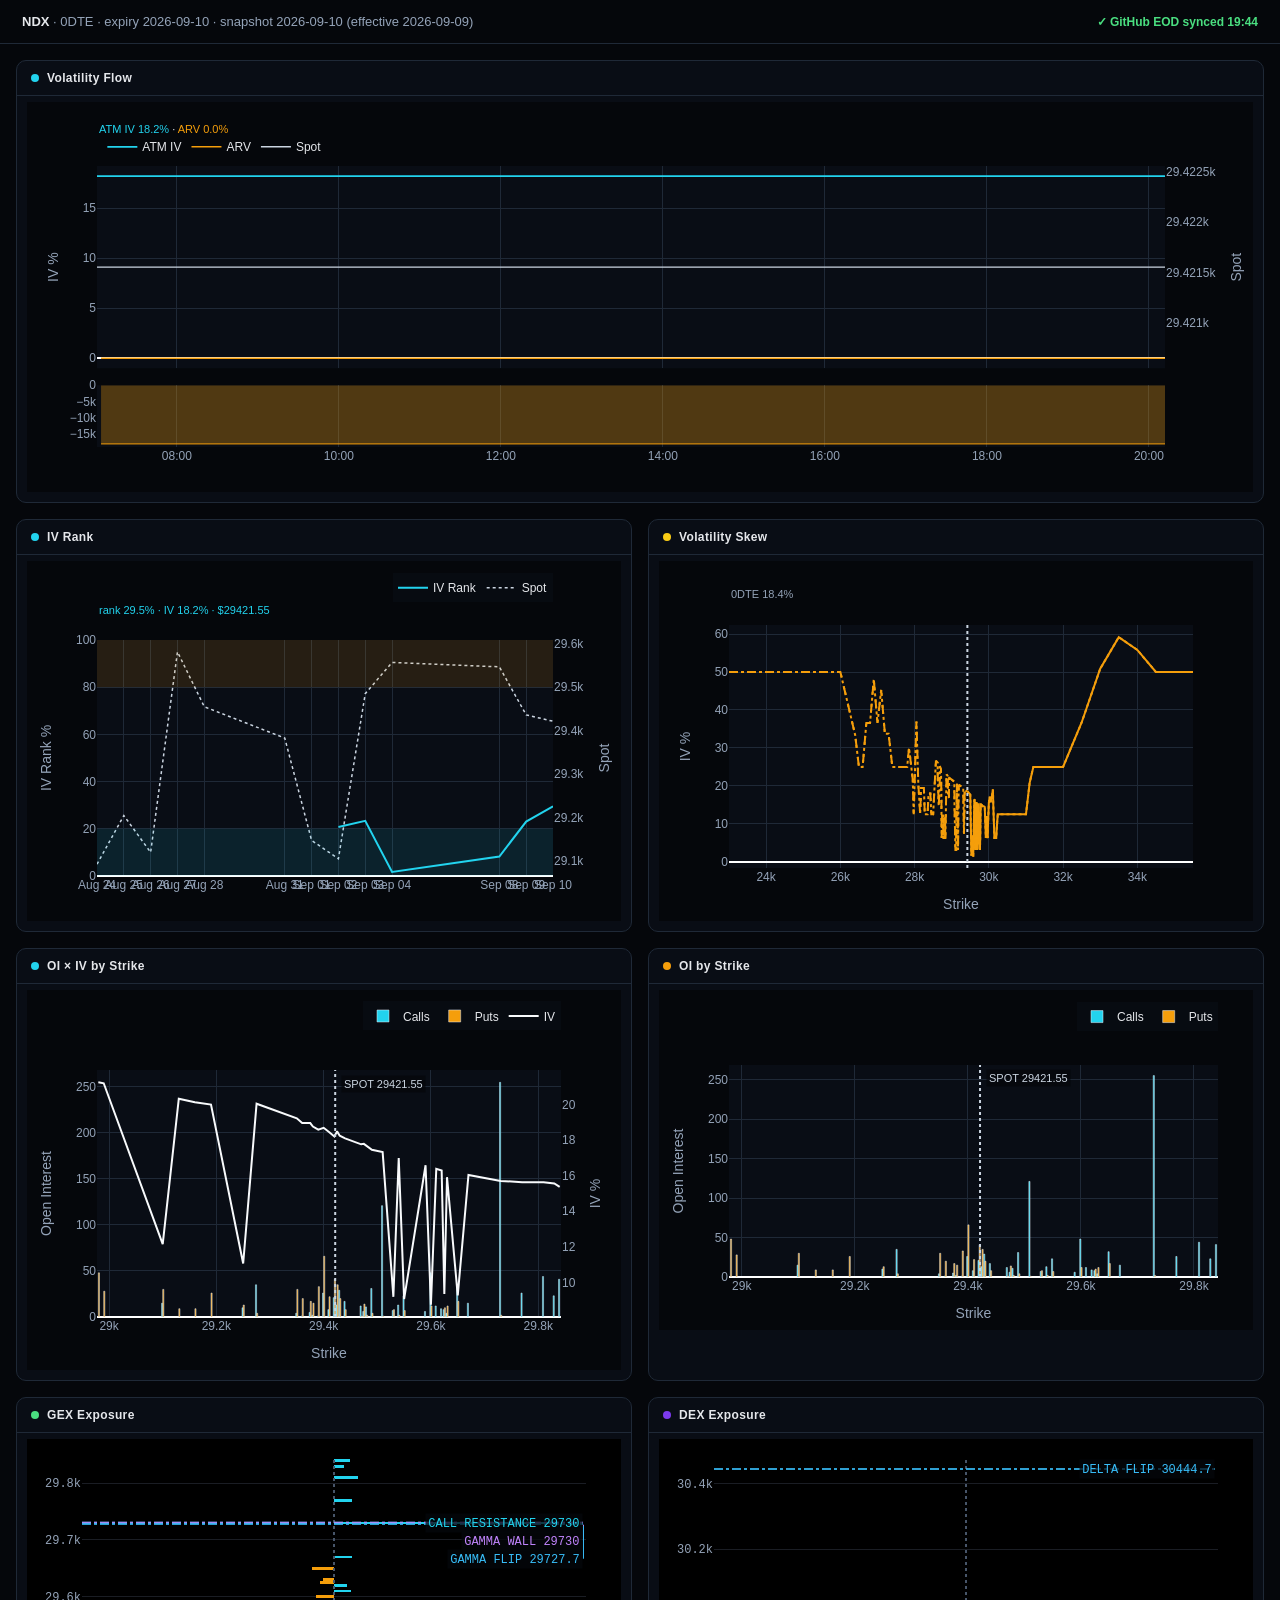
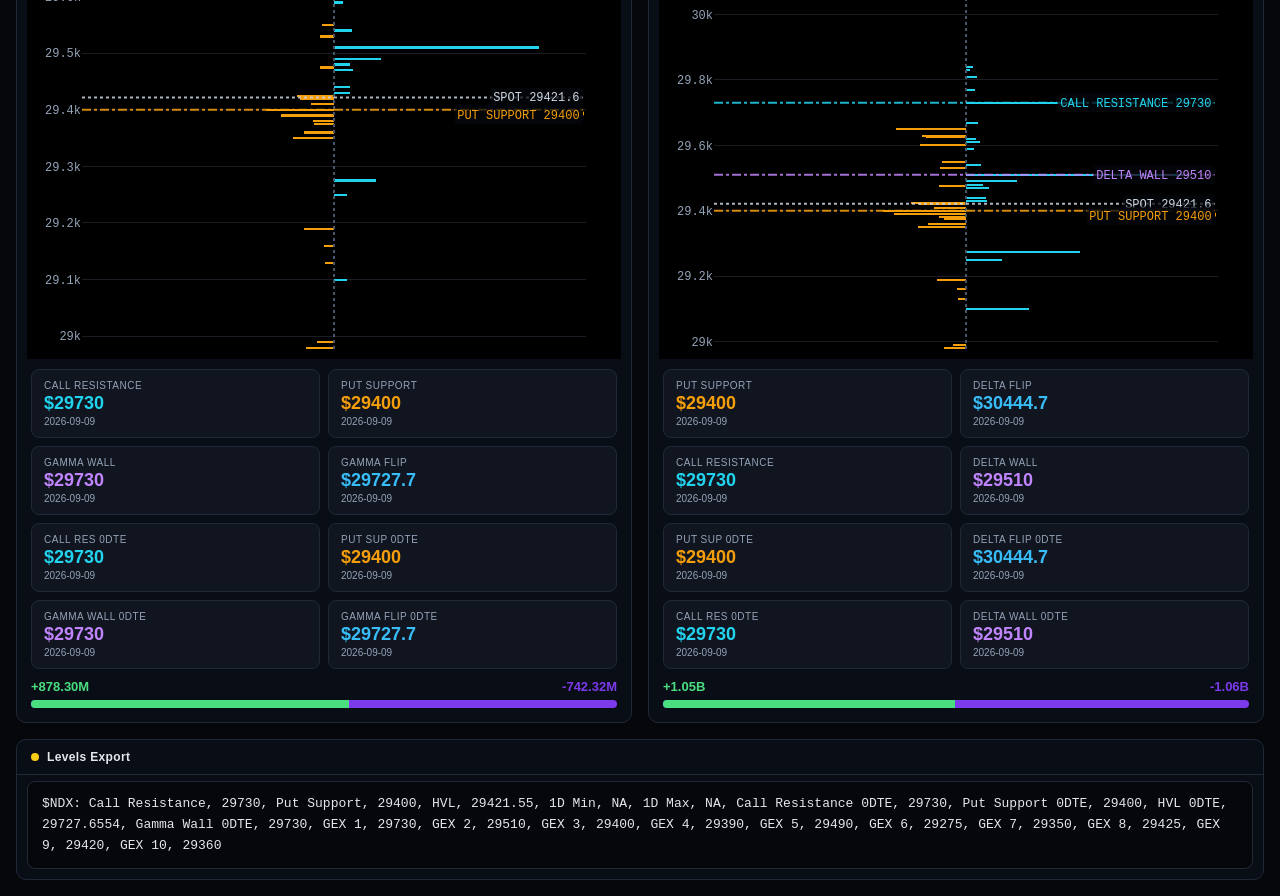
<file: dashboard.html>
<!doctype html>
<html>
<head>
<meta charset="utf-8">
<title>NDX Exposure</title>
<style>
  * { box-sizing: border-box; }
  body {
    margin: 0; background: #05070B; color: #E5E7EB;
    font-family: -apple-system, BlinkMacSystemFont, "Segoe UI", sans-serif;
  }
  .topbar {
    display: flex; align-items: center; justify-content: space-between;
    padding: 14px 22px; border-bottom: 1px solid #1F2937;
  }
  .meta { color: #94A3B8; font-size: 13px; }
  .meta b { color: #E5E7EB; }
  .sync-badge { font-size: 12px; font-weight: 600; }
  .panel-grid { padding: 16px; display: flex; flex-direction: column; gap: 16px; }
  .panel-row { display: flex; gap: 16px; }
  .panel-row > .panel { flex: 1; min-width: 0; }
  .panel {
    background: #090D15; border: 1px solid #1F2937; border-radius: 10px;
    overflow: hidden; display: flex; flex-direction: column;
  }
  .panel-header {
    display: flex; align-items: center; gap: 8px; padding: 10px 14px;
    border-bottom: 1px solid #1F2937; font-size: 12px; font-weight: 600;
    letter-spacing: 0.03em; color: #E5E7EB;
  }
  .panel-header .dot { width: 8px; height: 8px; border-radius: 50%; flex-shrink: 0; }
  .panel-body { padding: 6px 10px 10px; }
  .panel-sub { padding: 0 14px 14px; }
  .panel-wide { width: 100%; }
  .cards { display: grid; grid-template-columns: 1fr 1fr; gap: 8px; margin-bottom: 10px; }
  .card {
    background: #10151F; border: 1px solid #1F2937; border-radius: 8px; padding: 10px 12px;
  }
  .card-label { font-size: 10px; color: #94A3B8; letter-spacing: 0.05em; }
  .card-value { font-size: 18px; font-weight: 700; margin-top: 2px; }
  .card-date { font-size: 10px; color: #94A3B8; margin-top: 2px; }
  .balance-labels { display: flex; justify-content: space-between; font-size: 13px; font-weight: 700; }
  .balance-bar {
    height: 8px; border-radius: 4px; background: #7C3AED; margin-top: 6px; overflow: hidden;
  }
  .balance-fill { height: 100%; background: #4ADE80; }
  .export-line {
    margin: 0; padding: 12px 14px; background: #05070B; border: 1px solid #1F2937;
    border-radius: 8px; color: #E5E7EB; font-family: Menlo, Consolas, monospace;
    font-size: 13px; line-height: 1.6; white-space: pre-wrap; overflow-wrap: anywhere;
  }
</style>
</head>
<body>
<div class="topbar">
  <div class="meta"><b>NDX</b> &middot; 0DTE &middot; expiry 2026-09-10 &middot; snapshot 2026-09-10 (effective 2026-09-09)</div>
  <div class="sync-badge" style="color:#4ADE80">&#10003; GitHub EOD synced 19:44</div>
</div>
<div class="panel-grid">
    <div class="panel panel-wide">
      <div class="panel-header"><span class="dot" style="background:#22D3EE"></span>Volatility Flow</div>
      <div class="panel-body"><div>                        <script type="text/javascript">window.PlotlyConfig = {MathJaxConfig: 'local'};</script>
        <script charset="utf-8" src="https://cdn.plot.ly/plotly-2.35.2.min.js"></script>                <div id="vol-flow-plot" class="plotly-graph-div" style="height:390px; width:100%;"></div>            <script type="text/javascript">                                    window.PLOTLYENV=window.PLOTLYENV || {};                                    if (document.getElementById("vol-flow-plot")) {                    Plotly.newPlot(                        "vol-flow-plot",                        [{"hovertemplate":"%{x}\u003cbr\u003eATM IV %{y:.1f}%\u003cextra\u003e\u003c\u002fextra\u003e","line":{"color":"#22D3EE","width":1.7},"mode":"lines","name":"ATM IV","x":["2026-09-10T07:00:54","2026-09-10T07:01:54","2026-09-10T07:02:54","2026-09-10T07:03:54","2026-09-10T07:04:54","2026-09-10T07:05:55","2026-09-10T07:06:54","2026-09-10T07:07:54","2026-09-10T07:08:54","2026-09-10T07:09:54","2026-09-10T07:10:54","2026-09-10T07:11:54","2026-09-10T07:12:54","2026-09-10T07:13:54","2026-09-10T07:14:54","2026-09-10T07:15:54","2026-09-10T07:16:54","2026-09-10T07:17:54","2026-09-10T07:18:54","2026-09-10T07:19:54","2026-09-10T07:20:54","2026-09-10T07:21:54","2026-09-10T07:22:54","2026-09-10T07:23:54","2026-09-10T07:24:54","2026-09-10T07:25:54","2026-09-10T07:26:54","2026-09-10T07:27:54","2026-09-10T07:28:54","2026-09-10T07:29:54","2026-09-10T07:30:54","2026-09-10T07:31:54","2026-09-10T07:32:54","2026-09-10T07:33:54","2026-09-10T07:34:54","2026-09-10T07:35:54","2026-09-10T07:36:54","2026-09-10T07:37:54","2026-09-10T07:38:54","2026-09-10T07:39:54","2026-09-10T07:40:54","2026-09-10T07:41:54","2026-09-10T07:42:54","2026-09-10T07:43:54","2026-09-10T07:44:54","2026-09-10T07:45:54","2026-09-10T07:46:54","2026-09-10T07:47:54","2026-09-10T07:48:54","2026-09-10T07:49:54","2026-09-10T07:50:54","2026-09-10T07:51:54","2026-09-10T07:52:54","2026-09-10T07:53:54","2026-09-10T07:54:54","2026-09-10T07:55:54","2026-09-10T07:56:54","2026-09-10T07:57:54","2026-09-10T07:58:54","2026-09-10T07:59:54","2026-09-10T08:00:58","2026-09-10T08:01:54","2026-09-10T08:02:54","2026-09-10T08:03:54","2026-09-10T08:04:54","2026-09-10T08:05:54","2026-09-10T08:06:54","2026-09-10T08:07:54","2026-09-10T08:08:54","2026-09-10T08:09:54","2026-09-10T08:10:54","2026-09-10T08:11:54","2026-09-10T08:12:54","2026-09-10T08:13:54","2026-09-10T08:14:54","2026-09-10T08:15:54","2026-09-10T08:16:54","2026-09-10T08:17:54","2026-09-10T08:18:54","2026-09-10T08:19:54","2026-09-10T08:20:54","2026-09-10T08:21:54","2026-09-10T08:22:54","2026-09-10T08:23:54","2026-09-10T08:24:54","2026-09-10T08:25:54","2026-09-10T08:26:54","2026-09-10T08:27:54","2026-09-10T08:28:54","2026-09-10T08:29:54","2026-09-10T08:30:54","2026-09-10T08:31:54","2026-09-10T08:32:54","2026-09-10T08:33:54","2026-09-10T08:34:54","2026-09-10T08:35:54","2026-09-10T08:36:54","2026-09-10T08:37:54","2026-09-10T08:38:54","2026-09-10T08:39:54","2026-09-10T08:40:54","2026-09-10T08:41:54","2026-09-10T08:42:54","2026-09-10T08:43:54","2026-09-10T08:44:54","2026-09-10T08:45:54","2026-09-10T08:46:54","2026-09-10T08:47:54","2026-09-10T08:48:54","2026-09-10T08:49:54","2026-09-10T08:50:54","2026-09-10T08:51:54","2026-09-10T08:52:54","2026-09-10T08:53:54","2026-09-10T08:54:54","2026-09-10T08:55:54","2026-09-10T08:56:54","2026-09-10T08:57:54","2026-09-10T08:58:54","2026-09-10T08:59:54","2026-09-10T09:00:54","2026-09-10T09:01:54","2026-09-10T09:02:54","2026-09-10T09:03:54","2026-09-10T09:04:54","2026-09-10T09:05:54","2026-09-10T09:06:54","2026-09-10T09:07:54","2026-09-10T09:08:54","2026-09-10T09:09:54","2026-09-10T09:10:54","2026-09-10T09:11:54","2026-09-10T09:12:54","2026-09-10T09:13:54","2026-09-10T09:14:54","2026-09-10T09:15:54","2026-09-10T09:16:54","2026-09-10T09:17:54","2026-09-10T09:18:54","2026-09-10T09:19:54","2026-09-10T09:20:54","2026-09-10T09:21:54","2026-09-10T09:22:54","2026-09-10T09:23:54","2026-09-10T09:24:54","2026-09-10T09:25:54","2026-09-10T09:26:54","2026-09-10T09:27:54","2026-09-10T09:28:54","2026-09-10T09:29:54","2026-09-10T09:30:54","2026-09-10T09:31:54","2026-09-10T09:32:54","2026-09-10T09:33:55","2026-09-10T09:34:54","2026-09-10T09:35:54","2026-09-10T09:36:54","2026-09-10T09:37:54","2026-09-10T09:38:54","2026-09-10T09:39:54","2026-09-10T09:40:54","2026-09-10T09:41:54","2026-09-10T09:42:54","2026-09-10T09:43:54","2026-09-10T09:44:54","2026-09-10T09:45:54","2026-09-10T09:46:54","2026-09-10T09:47:54","2026-09-10T09:48:54","2026-09-10T09:49:54","2026-09-10T09:50:54","2026-09-10T09:51:54","2026-09-10T09:52:54","2026-09-10T09:53:54","2026-09-10T09:54:54","2026-09-10T09:55:54","2026-09-10T09:56:54","2026-09-10T09:57:54","2026-09-10T09:58:54","2026-09-10T09:59:54","2026-09-10T10:00:54","2026-09-10T10:01:54","2026-09-10T10:02:54","2026-09-10T10:03:54","2026-09-10T10:04:54","2026-09-10T10:05:54","2026-09-10T10:06:54","2026-09-10T10:07:54","2026-09-10T10:08:54","2026-09-10T10:09:54","2026-09-10T10:10:54","2026-09-10T10:11:54","2026-09-10T10:12:54","2026-09-10T10:13:54","2026-09-10T10:14:54","2026-09-10T10:15:54","2026-09-10T10:16:54","2026-09-10T10:17:54","2026-09-10T10:18:54","2026-09-10T10:19:54","2026-09-10T10:20:54","2026-09-10T10:21:54","2026-09-10T10:22:54","2026-09-10T10:23:54","2026-09-10T10:24:54","2026-09-10T10:25:54","2026-09-10T10:26:54","2026-09-10T10:27:54","2026-09-10T10:28:54","2026-09-10T10:29:54","2026-09-10T10:30:54","2026-09-10T10:31:54","2026-09-10T10:32:54","2026-09-10T10:33:54","2026-09-10T10:34:54","2026-09-10T10:35:54","2026-09-10T10:36:54","2026-09-10T10:37:54","2026-09-10T10:38:54","2026-09-10T10:39:54","2026-09-10T10:40:54","2026-09-10T10:41:54","2026-09-10T10:42:54","2026-09-10T10:43:54","2026-09-10T10:44:54","2026-09-10T10:45:54","2026-09-10T10:46:54","2026-09-10T10:47:54","2026-09-10T10:48:55","2026-09-10T10:49:55","2026-09-10T10:50:54","2026-09-10T10:51:54","2026-09-10T10:52:54","2026-09-10T10:53:54","2026-09-10T10:54:54","2026-09-10T10:55:54","2026-09-10T10:56:54","2026-09-10T10:57:54","2026-09-10T10:58:55","2026-09-10T10:59:55","2026-09-10T11:00:54","2026-09-10T11:01:54","2026-09-10T11:02:54","2026-09-10T11:03:54","2026-09-10T11:04:54","2026-09-10T11:05:54","2026-09-10T11:06:54","2026-09-10T11:07:54","2026-09-10T11:08:54","2026-09-10T11:09:54","2026-09-10T11:10:54","2026-09-10T11:11:54","2026-09-10T11:12:54","2026-09-10T11:13:55","2026-09-10T11:14:54","2026-09-10T11:15:54","2026-09-10T11:16:54","2026-09-10T11:17:54","2026-09-10T11:18:55","2026-09-10T11:19:54","2026-09-10T11:20:54","2026-09-10T11:21:57","2026-09-10T11:22:54","2026-09-10T11:23:54","2026-09-10T11:24:54","2026-09-10T11:25:54","2026-09-10T11:26:54","2026-09-10T11:27:54","2026-09-10T11:28:54","2026-09-10T11:29:54","2026-09-10T11:30:54","2026-09-10T11:31:54","2026-09-10T11:32:54","2026-09-10T11:33:54","2026-09-10T11:34:54","2026-09-10T11:35:54","2026-09-10T11:36:54","2026-09-10T11:37:54","2026-09-10T11:38:54","2026-09-10T11:39:54","2026-09-10T11:40:54","2026-09-10T11:41:54","2026-09-10T11:42:54","2026-09-10T11:43:54","2026-09-10T11:44:54","2026-09-10T11:45:55","2026-09-10T11:46:54","2026-09-10T11:47:54","2026-09-10T11:48:54","2026-09-10T11:49:54","2026-09-10T11:50:54","2026-09-10T11:51:54","2026-09-10T11:52:54","2026-09-10T11:53:54","2026-09-10T11:54:54","2026-09-10T11:55:54","2026-09-10T11:56:54","2026-09-10T11:57:54","2026-09-10T11:58:54","2026-09-10T11:59:54","2026-09-10T12:00:54","2026-09-10T12:01:54","2026-09-10T12:02:54","2026-09-10T12:03:54","2026-09-10T12:04:54","2026-09-10T12:05:54","2026-09-10T12:06:54","2026-09-10T12:07:54","2026-09-10T12:08:55","2026-09-10T12:09:54","2026-09-10T12:10:54","2026-09-10T12:11:54","2026-09-10T12:12:54","2026-09-10T12:13:54","2026-09-10T12:14:54","2026-09-10T12:15:54","2026-09-10T12:16:54","2026-09-10T12:17:54","2026-09-10T12:18:54","2026-09-10T12:19:54","2026-09-10T12:20:54","2026-09-10T12:21:54","2026-09-10T12:22:54","2026-09-10T12:23:54","2026-09-10T12:24:54","2026-09-10T12:25:54","2026-09-10T12:26:54","2026-09-10T12:27:54","2026-09-10T12:28:54","2026-09-10T12:29:55","2026-09-10T12:30:54","2026-09-10T12:31:54","2026-09-10T12:32:54","2026-09-10T12:33:54","2026-09-10T12:34:54","2026-09-10T12:35:54","2026-09-10T12:36:54","2026-09-10T12:37:54","2026-09-10T12:38:54","2026-09-10T12:39:54","2026-09-10T12:40:54","2026-09-10T12:41:54","2026-09-10T12:42:54","2026-09-10T12:43:54","2026-09-10T12:44:54","2026-09-10T12:45:54","2026-09-10T12:46:54","2026-09-10T12:47:54","2026-09-10T12:48:54","2026-09-10T12:49:54","2026-09-10T12:50:54","2026-09-10T12:51:54","2026-09-10T12:52:54","2026-09-10T12:53:54","2026-09-10T12:54:54","2026-09-10T12:55:54","2026-09-10T12:56:54","2026-09-10T12:57:54","2026-09-10T12:58:54","2026-09-10T12:59:54","2026-09-10T13:00:54","2026-09-10T13:01:54","2026-09-10T13:02:54","2026-09-10T13:03:54","2026-09-10T13:04:54","2026-09-10T13:05:55","2026-09-10T13:06:54","2026-09-10T13:07:54","2026-09-10T13:08:54","2026-09-10T13:09:54","2026-09-10T13:10:54","2026-09-10T13:11:54","2026-09-10T13:12:54","2026-09-10T13:13:54","2026-09-10T13:14:54","2026-09-10T13:15:54","2026-09-10T13:16:54","2026-09-10T13:17:54","2026-09-10T13:18:54","2026-09-10T13:19:54","2026-09-10T13:20:54","2026-09-10T13:21:54","2026-09-10T13:22:54","2026-09-10T13:23:54","2026-09-10T13:24:54","2026-09-10T13:25:54","2026-09-10T13:26:54","2026-09-10T13:27:54","2026-09-10T13:28:54","2026-09-10T13:29:54","2026-09-10T13:30:54","2026-09-10T13:31:54","2026-09-10T13:32:54","2026-09-10T13:33:54","2026-09-10T13:34:54","2026-09-10T13:35:54","2026-09-10T13:36:54","2026-09-10T13:37:54","2026-09-10T13:38:54","2026-09-10T13:39:54","2026-09-10T13:40:54","2026-09-10T13:41:54","2026-09-10T13:42:54","2026-09-10T13:43:54","2026-09-10T13:44:54","2026-09-10T13:45:54","2026-09-10T13:46:54","2026-09-10T13:47:54","2026-09-10T13:48:54","2026-09-10T13:49:54","2026-09-10T13:50:54","2026-09-10T13:51:54","2026-09-10T13:52:54","2026-09-10T13:53:54","2026-09-10T13:54:54","2026-09-10T13:55:54","2026-09-10T13:56:54","2026-09-10T13:57:54","2026-09-10T13:58:54","2026-09-10T13:59:54","2026-09-10T14:00:55","2026-09-10T14:01:54","2026-09-10T14:02:54","2026-09-10T14:03:54","2026-09-10T14:04:54","2026-09-10T14:05:54","2026-09-10T14:06:54","2026-09-10T14:07:54","2026-09-10T14:08:54","2026-09-10T14:09:54","2026-09-10T14:10:54","2026-09-10T14:11:54","2026-09-10T14:12:54","2026-09-10T14:13:54","2026-09-10T14:14:54","2026-09-10T14:15:54","2026-09-10T14:16:54","2026-09-10T14:17:54","2026-09-10T14:18:54","2026-09-10T14:19:54","2026-09-10T14:20:54","2026-09-10T14:21:54","2026-09-10T14:22:54","2026-09-10T14:23:54","2026-09-10T14:24:54","2026-09-10T14:25:54","2026-09-10T14:26:54","2026-09-10T14:27:54","2026-09-10T14:28:54","2026-09-10T14:29:55","2026-09-10T14:30:54","2026-09-10T14:31:54","2026-09-10T14:32:54","2026-09-10T14:33:54","2026-09-10T14:34:54","2026-09-10T14:35:54","2026-09-10T14:36:54","2026-09-10T14:37:54","2026-09-10T14:38:55","2026-09-10T14:39:54","2026-09-10T14:40:55","2026-09-10T14:41:54","2026-09-10T14:42:54","2026-09-10T14:43:54","2026-09-10T14:44:54","2026-09-10T14:45:55","2026-09-10T14:46:54","2026-09-10T14:47:54","2026-09-10T14:48:54","2026-09-10T14:49:54","2026-09-10T14:50:54","2026-09-10T14:51:54","2026-09-10T14:52:54","2026-09-10T14:53:54","2026-09-10T14:54:54","2026-09-10T14:55:54","2026-09-10T14:56:54","2026-09-10T14:57:54","2026-09-10T14:58:54","2026-09-10T14:59:54","2026-09-10T15:00:54","2026-09-10T15:01:54","2026-09-10T15:02:54","2026-09-10T15:03:54","2026-09-10T15:04:54","2026-09-10T15:05:54","2026-09-10T15:06:54","2026-09-10T15:07:54","2026-09-10T15:08:54","2026-09-10T15:09:54","2026-09-10T15:10:54","2026-09-10T15:11:54","2026-09-10T15:12:54","2026-09-10T15:13:54","2026-09-10T15:14:54","2026-09-10T15:15:54","2026-09-10T15:16:54","2026-09-10T15:17:54","2026-09-10T15:18:54","2026-09-10T15:19:54","2026-09-10T15:20:54","2026-09-10T15:21:54","2026-09-10T15:22:54","2026-09-10T15:23:54","2026-09-10T15:24:54","2026-09-10T15:25:54","2026-09-10T15:26:54","2026-09-10T15:27:55","2026-09-10T15:28:54","2026-09-10T15:29:54","2026-09-10T15:30:54","2026-09-10T15:31:54","2026-09-10T15:32:54","2026-09-10T15:33:54","2026-09-10T15:34:54","2026-09-10T15:35:55","2026-09-10T15:36:54","2026-09-10T15:37:54","2026-09-10T15:38:54","2026-09-10T15:39:54","2026-09-10T15:40:54","2026-09-10T15:41:54","2026-09-10T15:42:54","2026-09-10T15:43:54","2026-09-10T15:44:54","2026-09-10T15:45:54","2026-09-10T15:46:54","2026-09-10T15:47:54","2026-09-10T15:48:54","2026-09-10T15:49:54","2026-09-10T15:50:54","2026-09-10T15:51:54","2026-09-10T15:52:54","2026-09-10T15:53:54","2026-09-10T15:54:54","2026-09-10T15:55:54","2026-09-10T15:56:54","2026-09-10T15:57:54","2026-09-10T15:58:54","2026-09-10T15:59:54","2026-09-10T16:00:54","2026-09-10T16:01:54","2026-09-10T16:02:54","2026-09-10T16:03:54","2026-09-10T16:04:55","2026-09-10T16:05:54","2026-09-10T16:06:54","2026-09-10T16:07:54","2026-09-10T16:08:54","2026-09-10T16:09:54","2026-09-10T16:10:54","2026-09-10T16:11:54","2026-09-10T16:12:55","2026-09-10T16:13:54","2026-09-10T16:14:54","2026-09-10T16:15:54","2026-09-10T16:16:54","2026-09-10T16:17:55","2026-09-10T16:18:54","2026-09-10T16:19:54","2026-09-10T16:20:54","2026-09-10T16:21:55","2026-09-10T16:22:54","2026-09-10T16:23:54","2026-09-10T16:24:54","2026-09-10T16:25:54","2026-09-10T16:26:54","2026-09-10T16:27:54","2026-09-10T16:28:54","2026-09-10T16:29:54","2026-09-10T16:30:54","2026-09-10T16:31:54","2026-09-10T16:32:54","2026-09-10T16:33:54","2026-09-10T16:34:54","2026-09-10T16:35:54","2026-09-10T16:36:54","2026-09-10T16:37:54","2026-09-10T16:38:54","2026-09-10T16:39:54","2026-09-10T16:40:55","2026-09-10T16:41:54","2026-09-10T16:42:54","2026-09-10T16:43:54","2026-09-10T16:44:54","2026-09-10T16:45:54","2026-09-10T16:46:54","2026-09-10T16:47:54","2026-09-10T16:48:54","2026-09-10T16:49:54","2026-09-10T16:50:55","2026-09-10T16:51:55","2026-09-10T16:52:54","2026-09-10T16:53:54","2026-09-10T16:54:54","2026-09-10T16:55:54","2026-09-10T16:56:54","2026-09-10T16:57:54","2026-09-10T16:58:54","2026-09-10T16:59:54","2026-09-10T17:00:54","2026-09-10T17:01:54","2026-09-10T17:02:54","2026-09-10T17:03:54","2026-09-10T17:04:55","2026-09-10T17:05:54","2026-09-10T17:06:54","2026-09-10T17:07:54","2026-09-10T17:08:54","2026-09-10T17:09:54","2026-09-10T17:10:54","2026-09-10T17:11:54","2026-09-10T17:12:54","2026-09-10T17:13:54","2026-09-10T17:14:54","2026-09-10T17:15:54","2026-09-10T17:16:54","2026-09-10T17:17:54","2026-09-10T17:18:54","2026-09-10T17:19:54","2026-09-10T17:20:55","2026-09-10T17:21:54","2026-09-10T17:22:54","2026-09-10T17:23:54","2026-09-10T17:24:54","2026-09-10T17:25:54","2026-09-10T17:26:54","2026-09-10T17:27:54","2026-09-10T17:28:54","2026-09-10T17:29:54","2026-09-10T17:30:54","2026-09-10T17:31:54","2026-09-10T17:32:54","2026-09-10T17:33:54","2026-09-10T17:34:54","2026-09-10T17:35:54","2026-09-10T17:36:54","2026-09-10T17:37:54","2026-09-10T17:38:54","2026-09-10T17:39:54","2026-09-10T17:40:54","2026-09-10T17:41:54","2026-09-10T17:42:54","2026-09-10T17:43:54","2026-09-10T17:44:54","2026-09-10T17:45:54","2026-09-10T17:46:54","2026-09-10T17:47:54","2026-09-10T17:48:54","2026-09-10T17:49:54","2026-09-10T17:50:55","2026-09-10T17:51:54","2026-09-10T17:52:54","2026-09-10T17:53:54","2026-09-10T17:54:54","2026-09-10T17:55:54","2026-09-10T17:56:54","2026-09-10T17:57:54","2026-09-10T17:58:54","2026-09-10T17:59:54","2026-09-10T18:00:54","2026-09-10T18:01:54","2026-09-10T18:02:54","2026-09-10T18:03:55","2026-09-10T18:04:54","2026-09-10T18:05:54","2026-09-10T18:06:54","2026-09-10T18:07:54","2026-09-10T18:08:54","2026-09-10T18:09:54","2026-09-10T18:10:54","2026-09-10T18:11:54","2026-09-10T18:12:54","2026-09-10T18:13:54","2026-09-10T18:14:54","2026-09-10T18:15:55","2026-09-10T18:16:54","2026-09-10T18:17:54","2026-09-10T18:18:54","2026-09-10T18:19:54","2026-09-10T18:20:54","2026-09-10T18:21:54","2026-09-10T18:22:54","2026-09-10T18:23:54","2026-09-10T18:24:54","2026-09-10T18:25:54","2026-09-10T18:26:54","2026-09-10T18:27:54","2026-09-10T18:28:54","2026-09-10T18:29:54","2026-09-10T18:30:54","2026-09-10T18:31:54","2026-09-10T18:32:54","2026-09-10T18:33:54","2026-09-10T18:34:57","2026-09-10T18:35:54","2026-09-10T18:36:54","2026-09-10T18:37:54","2026-09-10T18:38:55","2026-09-10T18:39:54","2026-09-10T18:40:54","2026-09-10T18:41:54","2026-09-10T18:42:54","2026-09-10T18:43:54","2026-09-10T18:44:54","2026-09-10T18:45:54","2026-09-10T18:46:54","2026-09-10T18:47:54","2026-09-10T18:48:54","2026-09-10T18:49:54","2026-09-10T18:50:54","2026-09-10T18:51:54","2026-09-10T18:52:54","2026-09-10T18:53:54","2026-09-10T18:54:54","2026-09-10T18:55:54","2026-09-10T18:56:54","2026-09-10T18:57:54","2026-09-10T18:58:54","2026-09-10T18:59:54","2026-09-10T19:00:54","2026-09-10T19:01:56","2026-09-10T19:02:56","2026-09-10T19:03:54","2026-09-10T19:04:54","2026-09-10T19:05:55","2026-09-10T19:06:55","2026-09-10T19:07:55","2026-09-10T19:08:55","2026-09-10T19:09:54","2026-09-10T19:10:55","2026-09-10T19:11:54","2026-09-10T19:12:56","2026-09-10T19:13:54","2026-09-10T19:14:55","2026-09-10T19:15:55","2026-09-10T19:16:54","2026-09-10T19:17:54","2026-09-10T19:18:54","2026-09-10T19:19:55","2026-09-10T19:20:54","2026-09-10T19:21:55","2026-09-10T19:22:55","2026-09-10T19:23:55","2026-09-10T19:24:55","2026-09-10T19:25:55","2026-09-10T19:26:55","2026-09-10T19:27:56","2026-09-10T19:28:54","2026-09-10T19:29:54","2026-09-10T19:30:55","2026-09-10T19:31:54","2026-09-10T19:32:54","2026-09-10T19:33:54","2026-09-10T19:34:55","2026-09-10T19:35:58","2026-09-10T19:37:07","2026-09-10T19:38:05","2026-09-10T19:39:00","2026-09-10T19:40:00","2026-09-10T19:41:25","2026-09-10T19:42:36","2026-09-10T19:43:16","2026-09-10T19:43:55","2026-09-10T19:44:26","2026-09-10T19:45:01","2026-09-10T19:46:03","2026-09-10T19:46:55","2026-09-10T19:47:55","2026-09-10T19:48:58","2026-09-10T19:49:57","2026-09-10T19:50:57","2026-09-10T19:52:10","2026-09-10T19:53:06","2026-09-10T19:53:55","2026-09-10T19:54:59","2026-09-10T19:55:55","2026-09-10T19:56:56","2026-09-10T19:57:56","2026-09-10T20:00:13","2026-09-10T20:00:51","2026-09-10T20:01:26","2026-09-10T20:01:57","2026-09-10T20:02:55","2026-09-10T20:03:55","2026-09-10T20:04:55","2026-09-10T20:05:55","2026-09-10T20:06:55","2026-09-10T20:07:55","2026-09-10T20:08:55","2026-09-10T20:09:55","2026-09-10T20:10:55","2026-09-10T20:11:54"],"y":[18.208648070052977,18.208648070052977,18.208648070052977,18.208648070052977,18.208648070052977,18.208648070052977,18.208648070052977,18.208648070052977,18.208648070052977,18.208648070052977,18.208648070052977,18.208648070052977,18.208648070052977,18.208648070052977,18.208648070052977,18.208648070052977,18.208648070052977,18.208648070052977,18.208648070052977,18.208648070052977,18.208648070052977,18.208648070052977,18.208648070052977,18.208648070052977,18.208648070052977,18.208648070052977,18.208648070052977,18.208648070052977,18.208648070052977,18.208648070052977,18.208648070052977,18.208648070052977,18.208648070052977,18.208648070052977,18.208648070052977,18.208648070052977,18.208648070052977,18.208648070052977,18.208648070052977,18.208648070052977,18.208648070052977,18.208648070052977,18.208648070052977,18.208648070052977,18.208648070052977,18.208648070052977,18.208648070052977,18.208648070052977,18.208648070052977,18.208648070052977,18.208648070052977,18.208648070052977,18.208648070052977,18.208648070052977,18.208648070052977,18.208648070052977,18.208648070052977,18.208648070052977,18.208648070052977,18.208648070052977,18.208648070052977,18.208648070052977,18.208648070052977,18.208648070052977,18.208648070052977,18.208648070052977,18.208648070052977,18.208648070052977,18.208648070052977,18.208648070052977,18.208648070052977,18.208648070052977,18.208648070052977,18.208648070052977,18.208648070052977,18.208648070052977,18.208648070052977,18.208648070052977,18.208648070052977,18.208648070052977,18.208648070052977,18.208648070052977,18.208648070052977,18.208648070052977,18.208648070052977,18.208648070052977,18.208648070052977,18.208648070052977,18.208648070052977,18.208648070052977,18.208648070052977,18.208648070052977,18.208648070052977,18.208648070052977,18.208648070052977,18.208648070052977,18.208648070052977,18.208648070052977,18.208648070052977,18.208648070052977,18.208648070052977,18.208648070052977,18.208648070052977,18.208648070052977,18.208648070052977,18.208648070052977,18.208648070052977,18.208648070052977,18.208648070052977,18.208648070052977,18.208648070052977,18.208648070052977,18.208648070052977,18.208648070052977,18.208648070052977,18.208648070052977,18.208648070052977,18.208648070052977,18.208648070052977,18.208648070052977,18.208648070052977,18.208648070052977,18.208648070052977,18.208648070052977,18.208648070052977,18.208648070052977,18.208648070052977,18.208648070052977,18.208648070052977,18.208648070052977,18.208648070052977,18.208648070052977,18.208648070052977,18.208648070052977,18.208648070052977,18.208648070052977,18.208648070052977,18.208648070052977,18.208648070052977,18.208648070052977,18.208648070052977,18.208648070052977,18.208648070052977,18.208648070052977,18.208648070052977,18.208648070052977,18.208648070052977,18.208648070052977,18.208648070052977,18.208648070052977,18.208648070052977,18.208648070052977,18.208648070052977,18.208648070052977,18.208648070052977,18.208648070052977,18.208648070052977,18.208648070052977,18.208648070052977,18.208648070052977,18.208648070052977,18.208648070052977,18.208648070052977,18.208648070052977,18.208648070052977,18.208648070052977,18.208648070052977,18.208648070052977,18.208648070052977,18.208648070052977,18.208648070052977,18.208648070052977,18.208648070052977,18.208648070052977,18.208648070052977,18.208648070052977,18.208648070052977,18.208648070052977,18.208648070052977,18.208648070052977,18.208648070052977,18.208648070052977,18.208648070052977,18.208648070052977,18.208648070052977,18.208648070052977,18.208648070052977,18.208648070052977,18.208648070052977,18.208648070052977,18.208648070052977,18.208648070052977,18.208648070052977,18.208648070052977,18.208648070052977,18.208648070052977,18.208648070052977,18.208648070052977,18.208648070052977,18.208648070052977,18.208648070052977,18.208648070052977,18.208648070052977,18.208648070052977,18.208648070052977,18.208648070052977,18.208648070052977,18.208648070052977,18.208648070052977,18.208648070052977,18.208648070052977,18.208648070052977,18.208648070052977,18.208648070052977,18.208648070052977,18.208648070052977,18.208648070052977,18.208648070052977,18.208648070052977,18.208648070052977,18.208648070052977,18.208648070052977,18.208648070052977,18.208648070052977,18.208648070052977,18.208648070052977,18.208648070052977,18.208648070052977,18.208648070052977,18.208648070052977,18.208648070052977,18.208648070052977,18.208648070052977,18.208648070052977,18.208648070052977,18.208648070052977,18.208648070052977,18.208648070052977,18.208648070052977,18.208648070052977,18.208648070052977,18.208648070052977,18.208648070052977,18.208648070052977,18.208648070052977,18.208648070052977,18.208648070052977,18.208648070052977,18.208648070052977,18.208648070052977,18.208648070052977,18.208648070052977,18.208648070052977,18.208648070052977,18.208648070052977,18.208648070052977,18.208648070052977,18.208648070052977,18.208648070052977,18.208648070052977,18.208648070052977,18.208648070052977,18.208648070052977,18.208648070052977,18.208648070052977,18.208648070052977,18.208648070052977,18.208648070052977,18.208648070052977,18.208648070052977,18.208648070052977,18.208648070052977,18.208648070052977,18.208648070052977,18.208648070052977,18.208648070052977,18.208648070052977,18.208648070052977,18.208648070052977,18.208648070052977,18.208648070052977,18.208648070052977,18.208648070052977,18.208648070052977,18.208648070052977,18.208648070052977,18.208648070052977,18.208648070052977,18.208648070052977,18.208648070052977,18.208648070052977,18.208648070052977,18.208648070052977,18.208648070052977,18.208648070052977,18.208648070052977,18.208648070052977,18.208648070052977,18.208648070052977,18.208648070052977,18.208648070052977,18.208648070052977,18.208648070052977,18.208648070052977,18.208648070052977,18.208648070052977,18.208648070052977,18.208648070052977,18.208648070052977,18.208648070052977,18.208648070052977,18.208648070052977,18.208648070052977,18.208648070052977,18.208648070052977,18.208648070052977,18.208648070052977,18.208648070052977,18.208648070052977,18.208648070052977,18.208648070052977,18.208648070052977,18.208648070052977,18.208648070052977,18.208648070052977,18.208648070052977,18.208648070052977,18.208648070052977,18.208648070052977,18.208648070052977,18.208648070052977,18.208648070052977,18.208648070052977,18.208648070052977,18.208648070052977,18.208648070052977,18.208648070052977,18.208648070052977,18.208648070052977,18.208648070052977,18.208648070052977,18.208648070052977,18.208648070052977,18.208648070052977,18.208648070052977,18.208648070052977,18.208648070052977,18.208648070052977,18.208648070052977,18.208648070052977,18.208648070052977,18.208648070052977,18.208648070052977,18.208648070052977,18.208648070052977,18.208648070052977,18.208648070052977,18.208648070052977,18.208648070052977,18.208648070052977,18.208648070052977,18.208648070052977,18.208648070052977,18.208648070052977,18.208648070052977,18.208648070052977,18.208648070052977,18.208648070052977,18.208648070052977,18.208648070052977,18.208648070052977,18.208648070052977,18.208648070052977,18.208648070052977,18.208648070052977,18.208648070052977,18.208648070052977,18.208648070052977,18.208648070052977,18.208648070052977,18.208648070052977,18.208648070052977,18.208648070052977,18.208648070052977,18.208648070052977,18.208648070052977,18.208648070052977,18.208648070052977,18.208648070052977,18.208648070052977,18.208648070052977,18.208648070052977,18.208648070052977,18.208648070052977,18.208648070052977,18.208648070052977,18.208648070052977,18.208648070052977,18.208648070052977,18.208648070052977,18.208648070052977,18.208648070052977,18.208648070052977,18.208648070052977,18.208648070052977,18.208648070052977,18.208648070052977,18.208648070052977,18.208648070052977,18.208648070052977,18.208648070052977,18.208648070052977,18.208648070052977,18.208648070052977,18.208648070052977,18.208648070052977,18.208648070052977,18.208648070052977,18.208648070052977,18.208648070052977,18.208648070052977,18.208648070052977,18.208648070052977,18.208648070052977,18.208648070052977,18.208648070052977,18.208648070052977,18.208648070052977,18.208648070052977,18.208648070052977,18.208648070052977,18.208648070052977,18.208648070052977,18.208648070052977,18.208648070052977,18.208648070052977,18.208648070052977,18.208648070052977,18.208648070052977,18.208648070052977,18.208648070052977,18.208648070052977,18.208648070052977,18.208648070052977,18.208648070052977,18.208648070052977,18.208648070052977,18.208648070052977,18.208648070052977,18.208648070052977,18.208648070052977,18.208648070052977,18.208648070052977,18.208648070052977,18.208648070052977,18.208648070052977,18.208648070052977,18.208648070052977,18.208648070052977,18.208648070052977,18.208648070052977,18.208648070052977,18.208648070052977,18.208648070052977,18.208648070052977,18.208648070052977,18.208648070052977,18.208648070052977,18.208648070052977,18.208648070052977,18.208648070052977,18.208648070052977,18.208648070052977,18.208648070052977,18.208648070052977,18.208648070052977,18.208648070052977,18.208648070052977,18.208648070052977,18.208648070052977,18.208648070052977,18.208648070052977,18.208648070052977,18.208648070052977,18.208648070052977,18.208648070052977,18.208648070052977,18.208648070052977,18.208648070052977,18.208648070052977,18.208648070052977,18.208648070052977,18.208648070052977,18.208648070052977,18.208648070052977,18.208648070052977,18.208648070052977,18.208648070052977,18.208648070052977,18.208648070052977,18.208648070052977,18.208648070052977,18.208648070052977,18.208648070052977,18.208648070052977,18.208648070052977,18.208648070052977,18.208648070052977,18.208648070052977,18.208648070052977,18.208648070052977,18.208648070052977,18.208648070052977,18.208648070052977,18.208648070052977,18.208648070052977,18.208648070052977,18.208648070052977,18.208648070052977,18.208648070052977,18.208648070052977,18.208648070052977,18.208648070052977,18.208648070052977,18.208648070052977,18.208648070052977,18.208648070052977,18.208648070052977,18.208648070052977,18.208648070052977,18.208648070052977,18.208648070052977,18.208648070052977,18.208648070052977,18.208648070052977,18.208648070052977,18.208648070052977,18.208648070052977,18.208648070052977,18.208648070052977,18.208648070052977,18.208648070052977,18.208648070052977,18.208648070052977,18.208648070052977,18.208648070052977,18.208648070052977,18.208648070052977,18.208648070052977,18.208648070052977,18.208648070052977,18.208648070052977,18.208648070052977,18.208648070052977,18.208648070052977,18.208648070052977,18.208648070052977,18.208648070052977,18.208648070052977,18.208648070052977,18.208648070052977,18.208648070052977,18.208648070052977,18.208648070052977,18.208648070052977,18.208648070052977,18.208648070052977,18.208648070052977,18.208648070052977,18.208648070052977,18.208648070052977,18.208648070052977,18.208648070052977,18.208648070052977,18.208648070052977,18.208648070052977,18.208648070052977,18.208648070052977,18.208648070052977,18.208648070052977,18.208648070052977,18.208648070052977,18.208648070052977,18.208648070052977,18.208648070052977,18.208648070052977,18.208648070052977,18.208648070052977,18.208648070052977,18.208648070052977,18.208648070052977,18.208648070052977,18.208648070052977,18.208648070052977,18.208648070052977,18.208648070052977,18.208648070052977,18.208648070052977,18.208648070052977,18.208648070052977,18.208648070052977,18.208648070052977,18.208648070052977,18.208648070052977,18.208648070052977,18.208648070052977,18.208648070052977,18.208648070052977,18.208648070052977,18.208648070052977,18.208648070052977,18.208648070052977,18.208648070052977,18.208648070052977,18.208648070052977,18.208648070052977,18.208648070052977,18.208648070052977,18.208648070052977,18.208648070052977,18.208648070052977,18.208648070052977,18.208648070052977,18.208648070052977,18.208648070052977,18.208648070052977,18.208648070052977,18.208648070052977,18.208648070052977,18.208648070052977,18.208648070052977,18.208648070052977,18.208648070052977,18.208648070052977,18.208648070052977,18.208648070052977,18.208648070052977,18.208648070052977,18.208648070052977,18.208648070052977,18.208648070052977,18.208648070052977,18.208648070052977,18.208648070052977,18.208648070052977,18.208648070052977,18.208648070052977,18.208648070052977,18.208648070052977,18.208648070052977,18.208648070052977,18.208648070052977,18.208648070052977,18.208648070052977,18.208648070052977,18.208648070052977,18.208648070052977,18.208648070052977,18.208648070052977,18.208648070052977,18.208648070052977,18.208648070052977,18.208648070052977,18.208648070052977,18.208648070052977,18.208648070052977,18.208648070052977,18.208648070052977,18.208648070052977,18.208648070052977,18.208648070052977,18.208648070052977,18.208648070052977,18.208648070052977,18.208648070052977,18.208648070052977,18.208648070052977,18.208648070052977,18.208648070052977,18.208648070052977,18.208648070052977,18.208648070052977,18.208648070052977,18.208648070052977,18.208648070052977,18.208648070052977,18.208648070052977,18.208648070052977,18.208648070052977,18.208648070052977,18.208648070052977,18.208648070052977,18.208648070052977,18.208648070052977,18.208648070052977,18.208648070052977,18.208648070052977,18.208648070052977,18.208648070052977,18.208648070052977,18.208648070052977,18.208648070052977,18.208648070052977,18.208648070052977,18.208648070052977,18.208648070052977,18.208648070052977,18.208648070052977,18.208648070052977,18.208648070052977,18.208648070052977,18.208648070052977,18.208648070052977,18.208648070052977,18.208648070052977,18.208648070052977,18.208648070052977,18.208648070052977,18.208648070052977,18.208648070052977,18.208648070052977,18.208648070052977,18.208648070052977,18.208648070052977,18.208648070052977,18.208648070052977,18.208648070052977,18.208648070052977,18.208648070052977,18.208648070052977,18.208648070052977,18.208648070052977,18.208648070052977,18.208648070052977,18.208648070052977,18.208648070052977,18.208648070052977,18.208648070052977,18.208648070052977,18.208648070052977,18.208648070052977,18.208648070052977,18.208648070052977,18.208648070052977,18.208648070052977,18.208648070052977,18.208648070052977,18.208648070052977,18.208648070052977,18.208648070052977,18.208648070052977,18.208648070052977,18.208648070052977,18.208648070052977,18.208648070052977,18.208648070052977,18.208648070052977,18.208648070052977,18.208648070052977,18.208648070052977,18.208648070052977,18.208648070052977,18.208648070052977,18.208648070052977,18.208648070052977,18.208648070052977,18.208648070052977,18.208648070052977,18.208648070052977,18.208648070052977,18.208648070052977,18.208648070052977,18.208648070052977,18.208648070052977,18.208648070052977,18.208648070052977,18.208648070052977,18.208648070052977,18.208648070052977,18.208648070052977,18.208648070052977,18.208648070052977,18.208648070052977,18.208648070052977,18.208648070052977,18.208648070052977,18.208648070052977,18.208648070052977,18.208648070052977,18.208648070052977,18.208648070052977,18.208648070052977,18.208648070052977],"type":"scatter"},{"hovertemplate":"%{x}\u003cbr\u003eARV %{y:.1f}%\u003cextra\u003e\u003c\u002fextra\u003e","line":{"color":"#F59E0B","width":1.5},"mode":"lines","name":"ARV","x":["2026-09-10T07:00:54","2026-09-10T07:01:54","2026-09-10T07:02:54","2026-09-10T07:03:54","2026-09-10T07:04:54","2026-09-10T07:05:55","2026-09-10T07:06:54","2026-09-10T07:07:54","2026-09-10T07:08:54","2026-09-10T07:09:54","2026-09-10T07:10:54","2026-09-10T07:11:54","2026-09-10T07:12:54","2026-09-10T07:13:54","2026-09-10T07:14:54","2026-09-10T07:15:54","2026-09-10T07:16:54","2026-09-10T07:17:54","2026-09-10T07:18:54","2026-09-10T07:19:54","2026-09-10T07:20:54","2026-09-10T07:21:54","2026-09-10T07:22:54","2026-09-10T07:23:54","2026-09-10T07:24:54","2026-09-10T07:25:54","2026-09-10T07:26:54","2026-09-10T07:27:54","2026-09-10T07:28:54","2026-09-10T07:29:54","2026-09-10T07:30:54","2026-09-10T07:31:54","2026-09-10T07:32:54","2026-09-10T07:33:54","2026-09-10T07:34:54","2026-09-10T07:35:54","2026-09-10T07:36:54","2026-09-10T07:37:54","2026-09-10T07:38:54","2026-09-10T07:39:54","2026-09-10T07:40:54","2026-09-10T07:41:54","2026-09-10T07:42:54","2026-09-10T07:43:54","2026-09-10T07:44:54","2026-09-10T07:45:54","2026-09-10T07:46:54","2026-09-10T07:47:54","2026-09-10T07:48:54","2026-09-10T07:49:54","2026-09-10T07:50:54","2026-09-10T07:51:54","2026-09-10T07:52:54","2026-09-10T07:53:54","2026-09-10T07:54:54","2026-09-10T07:55:54","2026-09-10T07:56:54","2026-09-10T07:57:54","2026-09-10T07:58:54","2026-09-10T07:59:54","2026-09-10T08:00:58","2026-09-10T08:01:54","2026-09-10T08:02:54","2026-09-10T08:03:54","2026-09-10T08:04:54","2026-09-10T08:05:54","2026-09-10T08:06:54","2026-09-10T08:07:54","2026-09-10T08:08:54","2026-09-10T08:09:54","2026-09-10T08:10:54","2026-09-10T08:11:54","2026-09-10T08:12:54","2026-09-10T08:13:54","2026-09-10T08:14:54","2026-09-10T08:15:54","2026-09-10T08:16:54","2026-09-10T08:17:54","2026-09-10T08:18:54","2026-09-10T08:19:54","2026-09-10T08:20:54","2026-09-10T08:21:54","2026-09-10T08:22:54","2026-09-10T08:23:54","2026-09-10T08:24:54","2026-09-10T08:25:54","2026-09-10T08:26:54","2026-09-10T08:27:54","2026-09-10T08:28:54","2026-09-10T08:29:54","2026-09-10T08:30:54","2026-09-10T08:31:54","2026-09-10T08:32:54","2026-09-10T08:33:54","2026-09-10T08:34:54","2026-09-10T08:35:54","2026-09-10T08:36:54","2026-09-10T08:37:54","2026-09-10T08:38:54","2026-09-10T08:39:54","2026-09-10T08:40:54","2026-09-10T08:41:54","2026-09-10T08:42:54","2026-09-10T08:43:54","2026-09-10T08:44:54","2026-09-10T08:45:54","2026-09-10T08:46:54","2026-09-10T08:47:54","2026-09-10T08:48:54","2026-09-10T08:49:54","2026-09-10T08:50:54","2026-09-10T08:51:54","2026-09-10T08:52:54","2026-09-10T08:53:54","2026-09-10T08:54:54","2026-09-10T08:55:54","2026-09-10T08:56:54","2026-09-10T08:57:54","2026-09-10T08:58:54","2026-09-10T08:59:54","2026-09-10T09:00:54","2026-09-10T09:01:54","2026-09-10T09:02:54","2026-09-10T09:03:54","2026-09-10T09:04:54","2026-09-10T09:05:54","2026-09-10T09:06:54","2026-09-10T09:07:54","2026-09-10T09:08:54","2026-09-10T09:09:54","2026-09-10T09:10:54","2026-09-10T09:11:54","2026-09-10T09:12:54","2026-09-10T09:13:54","2026-09-10T09:14:54","2026-09-10T09:15:54","2026-09-10T09:16:54","2026-09-10T09:17:54","2026-09-10T09:18:54","2026-09-10T09:19:54","2026-09-10T09:20:54","2026-09-10T09:21:54","2026-09-10T09:22:54","2026-09-10T09:23:54","2026-09-10T09:24:54","2026-09-10T09:25:54","2026-09-10T09:26:54","2026-09-10T09:27:54","2026-09-10T09:28:54","2026-09-10T09:29:54","2026-09-10T09:30:54","2026-09-10T09:31:54","2026-09-10T09:32:54","2026-09-10T09:33:55","2026-09-10T09:34:54","2026-09-10T09:35:54","2026-09-10T09:36:54","2026-09-10T09:37:54","2026-09-10T09:38:54","2026-09-10T09:39:54","2026-09-10T09:40:54","2026-09-10T09:41:54","2026-09-10T09:42:54","2026-09-10T09:43:54","2026-09-10T09:44:54","2026-09-10T09:45:54","2026-09-10T09:46:54","2026-09-10T09:47:54","2026-09-10T09:48:54","2026-09-10T09:49:54","2026-09-10T09:50:54","2026-09-10T09:51:54","2026-09-10T09:52:54","2026-09-10T09:53:54","2026-09-10T09:54:54","2026-09-10T09:55:54","2026-09-10T09:56:54","2026-09-10T09:57:54","2026-09-10T09:58:54","2026-09-10T09:59:54","2026-09-10T10:00:54","2026-09-10T10:01:54","2026-09-10T10:02:54","2026-09-10T10:03:54","2026-09-10T10:04:54","2026-09-10T10:05:54","2026-09-10T10:06:54","2026-09-10T10:07:54","2026-09-10T10:08:54","2026-09-10T10:09:54","2026-09-10T10:10:54","2026-09-10T10:11:54","2026-09-10T10:12:54","2026-09-10T10:13:54","2026-09-10T10:14:54","2026-09-10T10:15:54","2026-09-10T10:16:54","2026-09-10T10:17:54","2026-09-10T10:18:54","2026-09-10T10:19:54","2026-09-10T10:20:54","2026-09-10T10:21:54","2026-09-10T10:22:54","2026-09-10T10:23:54","2026-09-10T10:24:54","2026-09-10T10:25:54","2026-09-10T10:26:54","2026-09-10T10:27:54","2026-09-10T10:28:54","2026-09-10T10:29:54","2026-09-10T10:30:54","2026-09-10T10:31:54","2026-09-10T10:32:54","2026-09-10T10:33:54","2026-09-10T10:34:54","2026-09-10T10:35:54","2026-09-10T10:36:54","2026-09-10T10:37:54","2026-09-10T10:38:54","2026-09-10T10:39:54","2026-09-10T10:40:54","2026-09-10T10:41:54","2026-09-10T10:42:54","2026-09-10T10:43:54","2026-09-10T10:44:54","2026-09-10T10:45:54","2026-09-10T10:46:54","2026-09-10T10:47:54","2026-09-10T10:48:55","2026-09-10T10:49:55","2026-09-10T10:50:54","2026-09-10T10:51:54","2026-09-10T10:52:54","2026-09-10T10:53:54","2026-09-10T10:54:54","2026-09-10T10:55:54","2026-09-10T10:56:54","2026-09-10T10:57:54","2026-09-10T10:58:55","2026-09-10T10:59:55","2026-09-10T11:00:54","2026-09-10T11:01:54","2026-09-10T11:02:54","2026-09-10T11:03:54","2026-09-10T11:04:54","2026-09-10T11:05:54","2026-09-10T11:06:54","2026-09-10T11:07:54","2026-09-10T11:08:54","2026-09-10T11:09:54","2026-09-10T11:10:54","2026-09-10T11:11:54","2026-09-10T11:12:54","2026-09-10T11:13:55","2026-09-10T11:14:54","2026-09-10T11:15:54","2026-09-10T11:16:54","2026-09-10T11:17:54","2026-09-10T11:18:55","2026-09-10T11:19:54","2026-09-10T11:20:54","2026-09-10T11:21:57","2026-09-10T11:22:54","2026-09-10T11:23:54","2026-09-10T11:24:54","2026-09-10T11:25:54","2026-09-10T11:26:54","2026-09-10T11:27:54","2026-09-10T11:28:54","2026-09-10T11:29:54","2026-09-10T11:30:54","2026-09-10T11:31:54","2026-09-10T11:32:54","2026-09-10T11:33:54","2026-09-10T11:34:54","2026-09-10T11:35:54","2026-09-10T11:36:54","2026-09-10T11:37:54","2026-09-10T11:38:54","2026-09-10T11:39:54","2026-09-10T11:40:54","2026-09-10T11:41:54","2026-09-10T11:42:54","2026-09-10T11:43:54","2026-09-10T11:44:54","2026-09-10T11:45:55","2026-09-10T11:46:54","2026-09-10T11:47:54","2026-09-10T11:48:54","2026-09-10T11:49:54","2026-09-10T11:50:54","2026-09-10T11:51:54","2026-09-10T11:52:54","2026-09-10T11:53:54","2026-09-10T11:54:54","2026-09-10T11:55:54","2026-09-10T11:56:54","2026-09-10T11:57:54","2026-09-10T11:58:54","2026-09-10T11:59:54","2026-09-10T12:00:54","2026-09-10T12:01:54","2026-09-10T12:02:54","2026-09-10T12:03:54","2026-09-10T12:04:54","2026-09-10T12:05:54","2026-09-10T12:06:54","2026-09-10T12:07:54","2026-09-10T12:08:55","2026-09-10T12:09:54","2026-09-10T12:10:54","2026-09-10T12:11:54","2026-09-10T12:12:54","2026-09-10T12:13:54","2026-09-10T12:14:54","2026-09-10T12:15:54","2026-09-10T12:16:54","2026-09-10T12:17:54","2026-09-10T12:18:54","2026-09-10T12:19:54","2026-09-10T12:20:54","2026-09-10T12:21:54","2026-09-10T12:22:54","2026-09-10T12:23:54","2026-09-10T12:24:54","2026-09-10T12:25:54","2026-09-10T12:26:54","2026-09-10T12:27:54","2026-09-10T12:28:54","2026-09-10T12:29:55","2026-09-10T12:30:54","2026-09-10T12:31:54","2026-09-10T12:32:54","2026-09-10T12:33:54","2026-09-10T12:34:54","2026-09-10T12:35:54","2026-09-10T12:36:54","2026-09-10T12:37:54","2026-09-10T12:38:54","2026-09-10T12:39:54","2026-09-10T12:40:54","2026-09-10T12:41:54","2026-09-10T12:42:54","2026-09-10T12:43:54","2026-09-10T12:44:54","2026-09-10T12:45:54","2026-09-10T12:46:54","2026-09-10T12:47:54","2026-09-10T12:48:54","2026-09-10T12:49:54","2026-09-10T12:50:54","2026-09-10T12:51:54","2026-09-10T12:52:54","2026-09-10T12:53:54","2026-09-10T12:54:54","2026-09-10T12:55:54","2026-09-10T12:56:54","2026-09-10T12:57:54","2026-09-10T12:58:54","2026-09-10T12:59:54","2026-09-10T13:00:54","2026-09-10T13:01:54","2026-09-10T13:02:54","2026-09-10T13:03:54","2026-09-10T13:04:54","2026-09-10T13:05:55","2026-09-10T13:06:54","2026-09-10T13:07:54","2026-09-10T13:08:54","2026-09-10T13:09:54","2026-09-10T13:10:54","2026-09-10T13:11:54","2026-09-10T13:12:54","2026-09-10T13:13:54","2026-09-10T13:14:54","2026-09-10T13:15:54","2026-09-10T13:16:54","2026-09-10T13:17:54","2026-09-10T13:18:54","2026-09-10T13:19:54","2026-09-10T13:20:54","2026-09-10T13:21:54","2026-09-10T13:22:54","2026-09-10T13:23:54","2026-09-10T13:24:54","2026-09-10T13:25:54","2026-09-10T13:26:54","2026-09-10T13:27:54","2026-09-10T13:28:54","2026-09-10T13:29:54","2026-09-10T13:30:54","2026-09-10T13:31:54","2026-09-10T13:32:54","2026-09-10T13:33:54","2026-09-10T13:34:54","2026-09-10T13:35:54","2026-09-10T13:36:54","2026-09-10T13:37:54","2026-09-10T13:38:54","2026-09-10T13:39:54","2026-09-10T13:40:54","2026-09-10T13:41:54","2026-09-10T13:42:54","2026-09-10T13:43:54","2026-09-10T13:44:54","2026-09-10T13:45:54","2026-09-10T13:46:54","2026-09-10T13:47:54","2026-09-10T13:48:54","2026-09-10T13:49:54","2026-09-10T13:50:54","2026-09-10T13:51:54","2026-09-10T13:52:54","2026-09-10T13:53:54","2026-09-10T13:54:54","2026-09-10T13:55:54","2026-09-10T13:56:54","2026-09-10T13:57:54","2026-09-10T13:58:54","2026-09-10T13:59:54","2026-09-10T14:00:55","2026-09-10T14:01:54","2026-09-10T14:02:54","2026-09-10T14:03:54","2026-09-10T14:04:54","2026-09-10T14:05:54","2026-09-10T14:06:54","2026-09-10T14:07:54","2026-09-10T14:08:54","2026-09-10T14:09:54","2026-09-10T14:10:54","2026-09-10T14:11:54","2026-09-10T14:12:54","2026-09-10T14:13:54","2026-09-10T14:14:54","2026-09-10T14:15:54","2026-09-10T14:16:54","2026-09-10T14:17:54","2026-09-10T14:18:54","2026-09-10T14:19:54","2026-09-10T14:20:54","2026-09-10T14:21:54","2026-09-10T14:22:54","2026-09-10T14:23:54","2026-09-10T14:24:54","2026-09-10T14:25:54","2026-09-10T14:26:54","2026-09-10T14:27:54","2026-09-10T14:28:54","2026-09-10T14:29:55","2026-09-10T14:30:54","2026-09-10T14:31:54","2026-09-10T14:32:54","2026-09-10T14:33:54","2026-09-10T14:34:54","2026-09-10T14:35:54","2026-09-10T14:36:54","2026-09-10T14:37:54","2026-09-10T14:38:55","2026-09-10T14:39:54","2026-09-10T14:40:55","2026-09-10T14:41:54","2026-09-10T14:42:54","2026-09-10T14:43:54","2026-09-10T14:44:54","2026-09-10T14:45:55","2026-09-10T14:46:54","2026-09-10T14:47:54","2026-09-10T14:48:54","2026-09-10T14:49:54","2026-09-10T14:50:54","2026-09-10T14:51:54","2026-09-10T14:52:54","2026-09-10T14:53:54","2026-09-10T14:54:54","2026-09-10T14:55:54","2026-09-10T14:56:54","2026-09-10T14:57:54","2026-09-10T14:58:54","2026-09-10T14:59:54","2026-09-10T15:00:54","2026-09-10T15:01:54","2026-09-10T15:02:54","2026-09-10T15:03:54","2026-09-10T15:04:54","2026-09-10T15:05:54","2026-09-10T15:06:54","2026-09-10T15:07:54","2026-09-10T15:08:54","2026-09-10T15:09:54","2026-09-10T15:10:54","2026-09-10T15:11:54","2026-09-10T15:12:54","2026-09-10T15:13:54","2026-09-10T15:14:54","2026-09-10T15:15:54","2026-09-10T15:16:54","2026-09-10T15:17:54","2026-09-10T15:18:54","2026-09-10T15:19:54","2026-09-10T15:20:54","2026-09-10T15:21:54","2026-09-10T15:22:54","2026-09-10T15:23:54","2026-09-10T15:24:54","2026-09-10T15:25:54","2026-09-10T15:26:54","2026-09-10T15:27:55","2026-09-10T15:28:54","2026-09-10T15:29:54","2026-09-10T15:30:54","2026-09-10T15:31:54","2026-09-10T15:32:54","2026-09-10T15:33:54","2026-09-10T15:34:54","2026-09-10T15:35:55","2026-09-10T15:36:54","2026-09-10T15:37:54","2026-09-10T15:38:54","2026-09-10T15:39:54","2026-09-10T15:40:54","2026-09-10T15:41:54","2026-09-10T15:42:54","2026-09-10T15:43:54","2026-09-10T15:44:54","2026-09-10T15:45:54","2026-09-10T15:46:54","2026-09-10T15:47:54","2026-09-10T15:48:54","2026-09-10T15:49:54","2026-09-10T15:50:54","2026-09-10T15:51:54","2026-09-10T15:52:54","2026-09-10T15:53:54","2026-09-10T15:54:54","2026-09-10T15:55:54","2026-09-10T15:56:54","2026-09-10T15:57:54","2026-09-10T15:58:54","2026-09-10T15:59:54","2026-09-10T16:00:54","2026-09-10T16:01:54","2026-09-10T16:02:54","2026-09-10T16:03:54","2026-09-10T16:04:55","2026-09-10T16:05:54","2026-09-10T16:06:54","2026-09-10T16:07:54","2026-09-10T16:08:54","2026-09-10T16:09:54","2026-09-10T16:10:54","2026-09-10T16:11:54","2026-09-10T16:12:55","2026-09-10T16:13:54","2026-09-10T16:14:54","2026-09-10T16:15:54","2026-09-10T16:16:54","2026-09-10T16:17:55","2026-09-10T16:18:54","2026-09-10T16:19:54","2026-09-10T16:20:54","2026-09-10T16:21:55","2026-09-10T16:22:54","2026-09-10T16:23:54","2026-09-10T16:24:54","2026-09-10T16:25:54","2026-09-10T16:26:54","2026-09-10T16:27:54","2026-09-10T16:28:54","2026-09-10T16:29:54","2026-09-10T16:30:54","2026-09-10T16:31:54","2026-09-10T16:32:54","2026-09-10T16:33:54","2026-09-10T16:34:54","2026-09-10T16:35:54","2026-09-10T16:36:54","2026-09-10T16:37:54","2026-09-10T16:38:54","2026-09-10T16:39:54","2026-09-10T16:40:55","2026-09-10T16:41:54","2026-09-10T16:42:54","2026-09-10T16:43:54","2026-09-10T16:44:54","2026-09-10T16:45:54","2026-09-10T16:46:54","2026-09-10T16:47:54","2026-09-10T16:48:54","2026-09-10T16:49:54","2026-09-10T16:50:55","2026-09-10T16:51:55","2026-09-10T16:52:54","2026-09-10T16:53:54","2026-09-10T16:54:54","2026-09-10T16:55:54","2026-09-10T16:56:54","2026-09-10T16:57:54","2026-09-10T16:58:54","2026-09-10T16:59:54","2026-09-10T17:00:54","2026-09-10T17:01:54","2026-09-10T17:02:54","2026-09-10T17:03:54","2026-09-10T17:04:55","2026-09-10T17:05:54","2026-09-10T17:06:54","2026-09-10T17:07:54","2026-09-10T17:08:54","2026-09-10T17:09:54","2026-09-10T17:10:54","2026-09-10T17:11:54","2026-09-10T17:12:54","2026-09-10T17:13:54","2026-09-10T17:14:54","2026-09-10T17:15:54","2026-09-10T17:16:54","2026-09-10T17:17:54","2026-09-10T17:18:54","2026-09-10T17:19:54","2026-09-10T17:20:55","2026-09-10T17:21:54","2026-09-10T17:22:54","2026-09-10T17:23:54","2026-09-10T17:24:54","2026-09-10T17:25:54","2026-09-10T17:26:54","2026-09-10T17:27:54","2026-09-10T17:28:54","2026-09-10T17:29:54","2026-09-10T17:30:54","2026-09-10T17:31:54","2026-09-10T17:32:54","2026-09-10T17:33:54","2026-09-10T17:34:54","2026-09-10T17:35:54","2026-09-10T17:36:54","2026-09-10T17:37:54","2026-09-10T17:38:54","2026-09-10T17:39:54","2026-09-10T17:40:54","2026-09-10T17:41:54","2026-09-10T17:42:54","2026-09-10T17:43:54","2026-09-10T17:44:54","2026-09-10T17:45:54","2026-09-10T17:46:54","2026-09-10T17:47:54","2026-09-10T17:48:54","2026-09-10T17:49:54","2026-09-10T17:50:55","2026-09-10T17:51:54","2026-09-10T17:52:54","2026-09-10T17:53:54","2026-09-10T17:54:54","2026-09-10T17:55:54","2026-09-10T17:56:54","2026-09-10T17:57:54","2026-09-10T17:58:54","2026-09-10T17:59:54","2026-09-10T18:00:54","2026-09-10T18:01:54","2026-09-10T18:02:54","2026-09-10T18:03:55","2026-09-10T18:04:54","2026-09-10T18:05:54","2026-09-10T18:06:54","2026-09-10T18:07:54","2026-09-10T18:08:54","2026-09-10T18:09:54","2026-09-10T18:10:54","2026-09-10T18:11:54","2026-09-10T18:12:54","2026-09-10T18:13:54","2026-09-10T18:14:54","2026-09-10T18:15:55","2026-09-10T18:16:54","2026-09-10T18:17:54","2026-09-10T18:18:54","2026-09-10T18:19:54","2026-09-10T18:20:54","2026-09-10T18:21:54","2026-09-10T18:22:54","2026-09-10T18:23:54","2026-09-10T18:24:54","2026-09-10T18:25:54","2026-09-10T18:26:54","2026-09-10T18:27:54","2026-09-10T18:28:54","2026-09-10T18:29:54","2026-09-10T18:30:54","2026-09-10T18:31:54","2026-09-10T18:32:54","2026-09-10T18:33:54","2026-09-10T18:34:57","2026-09-10T18:35:54","2026-09-10T18:36:54","2026-09-10T18:37:54","2026-09-10T18:38:55","2026-09-10T18:39:54","2026-09-10T18:40:54","2026-09-10T18:41:54","2026-09-10T18:42:54","2026-09-10T18:43:54","2026-09-10T18:44:54","2026-09-10T18:45:54","2026-09-10T18:46:54","2026-09-10T18:47:54","2026-09-10T18:48:54","2026-09-10T18:49:54","2026-09-10T18:50:54","2026-09-10T18:51:54","2026-09-10T18:52:54","2026-09-10T18:53:54","2026-09-10T18:54:54","2026-09-10T18:55:54","2026-09-10T18:56:54","2026-09-10T18:57:54","2026-09-10T18:58:54","2026-09-10T18:59:54","2026-09-10T19:00:54","2026-09-10T19:01:56","2026-09-10T19:02:56","2026-09-10T19:03:54","2026-09-10T19:04:54","2026-09-10T19:05:55","2026-09-10T19:06:55","2026-09-10T19:07:55","2026-09-10T19:08:55","2026-09-10T19:09:54","2026-09-10T19:10:55","2026-09-10T19:11:54","2026-09-10T19:12:56","2026-09-10T19:13:54","2026-09-10T19:14:55","2026-09-10T19:15:55","2026-09-10T19:16:54","2026-09-10T19:17:54","2026-09-10T19:18:54","2026-09-10T19:19:55","2026-09-10T19:20:54","2026-09-10T19:21:55","2026-09-10T19:22:55","2026-09-10T19:23:55","2026-09-10T19:24:55","2026-09-10T19:25:55","2026-09-10T19:26:55","2026-09-10T19:27:56","2026-09-10T19:28:54","2026-09-10T19:29:54","2026-09-10T19:30:55","2026-09-10T19:31:54","2026-09-10T19:32:54","2026-09-10T19:33:54","2026-09-10T19:34:55","2026-09-10T19:35:58","2026-09-10T19:37:07","2026-09-10T19:38:05","2026-09-10T19:39:00","2026-09-10T19:40:00","2026-09-10T19:41:25","2026-09-10T19:42:36","2026-09-10T19:43:16","2026-09-10T19:43:55","2026-09-10T19:44:26","2026-09-10T19:45:01","2026-09-10T19:46:03","2026-09-10T19:46:55","2026-09-10T19:47:55","2026-09-10T19:48:58","2026-09-10T19:49:57","2026-09-10T19:50:57","2026-09-10T19:52:10","2026-09-10T19:53:06","2026-09-10T19:53:55","2026-09-10T19:54:59","2026-09-10T19:55:55","2026-09-10T19:56:56","2026-09-10T19:57:56","2026-09-10T20:00:13","2026-09-10T20:00:51","2026-09-10T20:01:26","2026-09-10T20:01:57","2026-09-10T20:02:55","2026-09-10T20:03:55","2026-09-10T20:04:55","2026-09-10T20:05:55","2026-09-10T20:06:55","2026-09-10T20:07:55","2026-09-10T20:08:55","2026-09-10T20:09:55","2026-09-10T20:10:55","2026-09-10T20:11:54"],"y":[null,null,null,0.0,0.0,0.0,0.0,0.0,0.0,0.0,0.0,0.0,0.0,0.0,0.0,0.0,0.0,0.0,0.0,0.0,0.0,0.0,0.0,0.0,0.0,0.0,0.0,0.0,0.0,0.0,0.0,0.0,0.0,0.0,0.0,0.0,0.0,0.0,0.0,0.0,0.0,0.0,0.0,0.0,0.0,0.0,0.0,0.0,0.0,0.0,0.0,0.0,0.0,0.0,0.0,0.0,0.0,0.0,0.0,0.0,0.0,0.0,0.0,0.0,0.0,0.0,0.0,0.0,0.0,0.0,0.0,0.0,0.0,0.0,0.0,0.0,0.0,0.0,0.0,0.0,0.0,0.0,0.0,0.0,0.0,0.0,0.0,0.0,0.0,0.0,0.0,0.0,0.0,0.0,0.0,0.0,0.0,0.0,0.0,0.0,0.0,0.0,0.0,0.0,0.0,0.0,0.0,0.0,0.0,0.0,0.0,0.0,0.0,0.0,0.0,0.0,0.0,0.0,0.0,0.0,0.0,0.0,0.0,0.0,0.0,0.0,0.0,0.0,0.0,0.0,0.0,0.0,0.0,0.0,0.0,0.0,0.0,0.0,0.0,0.0,0.0,0.0,0.0,0.0,0.0,0.0,0.0,0.0,0.0,0.0,0.0,0.0,0.0,0.0,0.0,0.0,0.0,0.0,0.0,0.0,0.0,0.0,0.0,0.0,0.0,0.0,0.0,0.0,0.0,0.0,0.0,0.0,0.0,0.0,0.0,0.0,0.0,0.0,0.0,0.0,0.0,0.0,0.0,0.0,0.0,0.0,0.0,0.0,0.0,0.0,0.0,0.0,0.0,0.0,0.0,0.0,0.0,0.0,0.0,0.0,0.0,0.0,0.0,0.0,0.0,0.0,0.0,0.0,0.0,0.0,0.0,0.0,0.0,0.0,0.0,0.0,0.0,0.0,0.0,0.0,0.0,0.0,0.0,0.0,0.0,0.0,0.0,0.0,0.0,0.0,0.0,0.0,0.0,0.0,0.0,0.0,0.0,0.0,0.0,0.0,0.0,0.0,0.0,0.0,0.0,0.0,0.0,0.0,0.0,0.0,0.0,0.0,0.0,0.0,0.0,0.0,0.0,0.0,0.0,0.0,0.0,0.0,0.0,0.0,0.0,0.0,0.0,0.0,0.0,0.0,0.0,0.0,0.0,0.0,0.0,0.0,0.0,0.0,0.0,0.0,0.0,0.0,0.0,0.0,0.0,0.0,0.0,0.0,0.0,0.0,0.0,0.0,0.0,0.0,0.0,0.0,0.0,0.0,0.0,0.0,0.0,0.0,0.0,0.0,0.0,0.0,0.0,0.0,0.0,0.0,0.0,0.0,0.0,0.0,0.0,0.0,0.0,0.0,0.0,0.0,0.0,0.0,0.0,0.0,0.0,0.0,0.0,0.0,0.0,0.0,0.0,0.0,0.0,0.0,0.0,0.0,0.0,0.0,0.0,0.0,0.0,0.0,0.0,0.0,0.0,0.0,0.0,0.0,0.0,0.0,0.0,0.0,0.0,0.0,0.0,0.0,0.0,0.0,0.0,0.0,0.0,0.0,0.0,0.0,0.0,0.0,0.0,0.0,0.0,0.0,0.0,0.0,0.0,0.0,0.0,0.0,0.0,0.0,0.0,0.0,0.0,0.0,0.0,0.0,0.0,0.0,0.0,0.0,0.0,0.0,0.0,0.0,0.0,0.0,0.0,0.0,0.0,0.0,0.0,0.0,0.0,0.0,0.0,0.0,0.0,0.0,0.0,0.0,0.0,0.0,0.0,0.0,0.0,0.0,0.0,0.0,0.0,0.0,0.0,0.0,0.0,0.0,0.0,0.0,0.0,0.0,0.0,0.0,0.0,0.0,0.0,0.0,0.0,0.0,0.0,0.0,0.0,0.0,0.0,0.0,0.0,0.0,0.0,0.0,0.0,0.0,0.0,0.0,0.0,0.0,0.0,0.0,0.0,0.0,0.0,0.0,0.0,0.0,0.0,0.0,0.0,0.0,0.0,0.0,0.0,0.0,0.0,0.0,0.0,0.0,0.0,0.0,0.0,0.0,0.0,0.0,0.0,0.0,0.0,0.0,0.0,0.0,0.0,0.0,0.0,0.0,0.0,0.0,0.0,0.0,0.0,0.0,0.0,0.0,0.0,0.0,0.0,0.0,0.0,0.0,0.0,0.0,0.0,0.0,0.0,0.0,0.0,0.0,0.0,0.0,0.0,0.0,0.0,0.0,0.0,0.0,0.0,0.0,0.0,0.0,0.0,0.0,0.0,0.0,0.0,0.0,0.0,0.0,0.0,0.0,0.0,0.0,0.0,0.0,0.0,0.0,0.0,0.0,0.0,0.0,0.0,0.0,0.0,0.0,0.0,0.0,0.0,0.0,0.0,0.0,0.0,0.0,0.0,0.0,0.0,0.0,0.0,0.0,0.0,0.0,0.0,0.0,0.0,0.0,0.0,0.0,0.0,0.0,0.0,0.0,0.0,0.0,0.0,0.0,0.0,0.0,0.0,0.0,0.0,0.0,0.0,0.0,0.0,0.0,0.0,0.0,0.0,0.0,0.0,0.0,0.0,0.0,0.0,0.0,0.0,0.0,0.0,0.0,0.0,0.0,0.0,0.0,0.0,0.0,0.0,0.0,0.0,0.0,0.0,0.0,0.0,0.0,0.0,0.0,0.0,0.0,0.0,0.0,0.0,0.0,0.0,0.0,0.0,0.0,0.0,0.0,0.0,0.0,0.0,0.0,0.0,0.0,0.0,0.0,0.0,0.0,0.0,0.0,0.0,0.0,0.0,0.0,0.0,0.0,0.0,0.0,0.0,0.0,0.0,0.0,0.0,0.0,0.0,0.0,0.0,0.0,0.0,0.0,0.0,0.0,0.0,0.0,0.0,0.0,0.0,0.0,0.0,0.0,0.0,0.0,0.0,0.0,0.0,0.0,0.0,0.0,0.0,0.0,0.0,0.0,0.0,0.0,0.0,0.0,0.0,0.0,0.0,0.0,0.0,0.0,0.0,0.0,0.0,0.0,0.0,0.0,0.0,0.0,0.0,0.0,0.0,0.0,0.0,0.0,0.0,0.0,0.0,0.0,0.0,0.0,0.0,0.0,0.0,0.0,0.0,0.0,0.0,0.0,0.0,0.0,0.0,0.0,0.0,0.0,0.0,0.0,0.0,0.0,0.0,0.0,0.0,0.0,0.0,0.0,0.0,0.0,0.0,0.0,0.0,0.0,0.0,0.0,0.0,0.0,0.0,0.0,0.0,0.0,0.0,0.0,0.0,0.0,0.0,0.0,0.0,0.0,0.0,0.0,0.0,0.0,0.0,0.0,0.0,0.0,0.0,0.0,0.0,0.0,0.0,0.0,0.0,0.0,0.0,0.0,0.0,0.0,0.0,0.0,0.0,0.0,0.0,0.0,0.0,0.0,0.0,0.0,0.0,0.0,0.0,0.0,0.0,0.0,0.0],"type":"scatter"},{"hovertemplate":"%{x}\u003cbr\u003eSpot $%{y:.2f}\u003cextra\u003e\u003c\u002fextra\u003e","line":{"color":"#CBD5E1","width":1.4},"mode":"lines","name":"Spot","x":["2026-09-10T07:00:54","2026-09-10T07:01:54","2026-09-10T07:02:54","2026-09-10T07:03:54","2026-09-10T07:04:54","2026-09-10T07:05:55","2026-09-10T07:06:54","2026-09-10T07:07:54","2026-09-10T07:08:54","2026-09-10T07:09:54","2026-09-10T07:10:54","2026-09-10T07:11:54","2026-09-10T07:12:54","2026-09-10T07:13:54","2026-09-10T07:14:54","2026-09-10T07:15:54","2026-09-10T07:16:54","2026-09-10T07:17:54","2026-09-10T07:18:54","2026-09-10T07:19:54","2026-09-10T07:20:54","2026-09-10T07:21:54","2026-09-10T07:22:54","2026-09-10T07:23:54","2026-09-10T07:24:54","2026-09-10T07:25:54","2026-09-10T07:26:54","2026-09-10T07:27:54","2026-09-10T07:28:54","2026-09-10T07:29:54","2026-09-10T07:30:54","2026-09-10T07:31:54","2026-09-10T07:32:54","2026-09-10T07:33:54","2026-09-10T07:34:54","2026-09-10T07:35:54","2026-09-10T07:36:54","2026-09-10T07:37:54","2026-09-10T07:38:54","2026-09-10T07:39:54","2026-09-10T07:40:54","2026-09-10T07:41:54","2026-09-10T07:42:54","2026-09-10T07:43:54","2026-09-10T07:44:54","2026-09-10T07:45:54","2026-09-10T07:46:54","2026-09-10T07:47:54","2026-09-10T07:48:54","2026-09-10T07:49:54","2026-09-10T07:50:54","2026-09-10T07:51:54","2026-09-10T07:52:54","2026-09-10T07:53:54","2026-09-10T07:54:54","2026-09-10T07:55:54","2026-09-10T07:56:54","2026-09-10T07:57:54","2026-09-10T07:58:54","2026-09-10T07:59:54","2026-09-10T08:00:58","2026-09-10T08:01:54","2026-09-10T08:02:54","2026-09-10T08:03:54","2026-09-10T08:04:54","2026-09-10T08:05:54","2026-09-10T08:06:54","2026-09-10T08:07:54","2026-09-10T08:08:54","2026-09-10T08:09:54","2026-09-10T08:10:54","2026-09-10T08:11:54","2026-09-10T08:12:54","2026-09-10T08:13:54","2026-09-10T08:14:54","2026-09-10T08:15:54","2026-09-10T08:16:54","2026-09-10T08:17:54","2026-09-10T08:18:54","2026-09-10T08:19:54","2026-09-10T08:20:54","2026-09-10T08:21:54","2026-09-10T08:22:54","2026-09-10T08:23:54","2026-09-10T08:24:54","2026-09-10T08:25:54","2026-09-10T08:26:54","2026-09-10T08:27:54","2026-09-10T08:28:54","2026-09-10T08:29:54","2026-09-10T08:30:54","2026-09-10T08:31:54","2026-09-10T08:32:54","2026-09-10T08:33:54","2026-09-10T08:34:54","2026-09-10T08:35:54","2026-09-10T08:36:54","2026-09-10T08:37:54","2026-09-10T08:38:54","2026-09-10T08:39:54","2026-09-10T08:40:54","2026-09-10T08:41:54","2026-09-10T08:42:54","2026-09-10T08:43:54","2026-09-10T08:44:54","2026-09-10T08:45:54","2026-09-10T08:46:54","2026-09-10T08:47:54","2026-09-10T08:48:54","2026-09-10T08:49:54","2026-09-10T08:50:54","2026-09-10T08:51:54","2026-09-10T08:52:54","2026-09-10T08:53:54","2026-09-10T08:54:54","2026-09-10T08:55:54","2026-09-10T08:56:54","2026-09-10T08:57:54","2026-09-10T08:58:54","2026-09-10T08:59:54","2026-09-10T09:00:54","2026-09-10T09:01:54","2026-09-10T09:02:54","2026-09-10T09:03:54","2026-09-10T09:04:54","2026-09-10T09:05:54","2026-09-10T09:06:54","2026-09-10T09:07:54","2026-09-10T09:08:54","2026-09-10T09:09:54","2026-09-10T09:10:54","2026-09-10T09:11:54","2026-09-10T09:12:54","2026-09-10T09:13:54","2026-09-10T09:14:54","2026-09-10T09:15:54","2026-09-10T09:16:54","2026-09-10T09:17:54","2026-09-10T09:18:54","2026-09-10T09:19:54","2026-09-10T09:20:54","2026-09-10T09:21:54","2026-09-10T09:22:54","2026-09-10T09:23:54","2026-09-10T09:24:54","2026-09-10T09:25:54","2026-09-10T09:26:54","2026-09-10T09:27:54","2026-09-10T09:28:54","2026-09-10T09:29:54","2026-09-10T09:30:54","2026-09-10T09:31:54","2026-09-10T09:32:54","2026-09-10T09:33:55","2026-09-10T09:34:54","2026-09-10T09:35:54","2026-09-10T09:36:54","2026-09-10T09:37:54","2026-09-10T09:38:54","2026-09-10T09:39:54","2026-09-10T09:40:54","2026-09-10T09:41:54","2026-09-10T09:42:54","2026-09-10T09:43:54","2026-09-10T09:44:54","2026-09-10T09:45:54","2026-09-10T09:46:54","2026-09-10T09:47:54","2026-09-10T09:48:54","2026-09-10T09:49:54","2026-09-10T09:50:54","2026-09-10T09:51:54","2026-09-10T09:52:54","2026-09-10T09:53:54","2026-09-10T09:54:54","2026-09-10T09:55:54","2026-09-10T09:56:54","2026-09-10T09:57:54","2026-09-10T09:58:54","2026-09-10T09:59:54","2026-09-10T10:00:54","2026-09-10T10:01:54","2026-09-10T10:02:54","2026-09-10T10:03:54","2026-09-10T10:04:54","2026-09-10T10:05:54","2026-09-10T10:06:54","2026-09-10T10:07:54","2026-09-10T10:08:54","2026-09-10T10:09:54","2026-09-10T10:10:54","2026-09-10T10:11:54","2026-09-10T10:12:54","2026-09-10T10:13:54","2026-09-10T10:14:54","2026-09-10T10:15:54","2026-09-10T10:16:54","2026-09-10T10:17:54","2026-09-10T10:18:54","2026-09-10T10:19:54","2026-09-10T10:20:54","2026-09-10T10:21:54","2026-09-10T10:22:54","2026-09-10T10:23:54","2026-09-10T10:24:54","2026-09-10T10:25:54","2026-09-10T10:26:54","2026-09-10T10:27:54","2026-09-10T10:28:54","2026-09-10T10:29:54","2026-09-10T10:30:54","2026-09-10T10:31:54","2026-09-10T10:32:54","2026-09-10T10:33:54","2026-09-10T10:34:54","2026-09-10T10:35:54","2026-09-10T10:36:54","2026-09-10T10:37:54","2026-09-10T10:38:54","2026-09-10T10:39:54","2026-09-10T10:40:54","2026-09-10T10:41:54","2026-09-10T10:42:54","2026-09-10T10:43:54","2026-09-10T10:44:54","2026-09-10T10:45:54","2026-09-10T10:46:54","2026-09-10T10:47:54","2026-09-10T10:48:55","2026-09-10T10:49:55","2026-09-10T10:50:54","2026-09-10T10:51:54","2026-09-10T10:52:54","2026-09-10T10:53:54","2026-09-10T10:54:54","2026-09-10T10:55:54","2026-09-10T10:56:54","2026-09-10T10:57:54","2026-09-10T10:58:55","2026-09-10T10:59:55","2026-09-10T11:00:54","2026-09-10T11:01:54","2026-09-10T11:02:54","2026-09-10T11:03:54","2026-09-10T11:04:54","2026-09-10T11:05:54","2026-09-10T11:06:54","2026-09-10T11:07:54","2026-09-10T11:08:54","2026-09-10T11:09:54","2026-09-10T11:10:54","2026-09-10T11:11:54","2026-09-10T11:12:54","2026-09-10T11:13:55","2026-09-10T11:14:54","2026-09-10T11:15:54","2026-09-10T11:16:54","2026-09-10T11:17:54","2026-09-10T11:18:55","2026-09-10T11:19:54","2026-09-10T11:20:54","2026-09-10T11:21:57","2026-09-10T11:22:54","2026-09-10T11:23:54","2026-09-10T11:24:54","2026-09-10T11:25:54","2026-09-10T11:26:54","2026-09-10T11:27:54","2026-09-10T11:28:54","2026-09-10T11:29:54","2026-09-10T11:30:54","2026-09-10T11:31:54","2026-09-10T11:32:54","2026-09-10T11:33:54","2026-09-10T11:34:54","2026-09-10T11:35:54","2026-09-10T11:36:54","2026-09-10T11:37:54","2026-09-10T11:38:54","2026-09-10T11:39:54","2026-09-10T11:40:54","2026-09-10T11:41:54","2026-09-10T11:42:54","2026-09-10T11:43:54","2026-09-10T11:44:54","2026-09-10T11:45:55","2026-09-10T11:46:54","2026-09-10T11:47:54","2026-09-10T11:48:54","2026-09-10T11:49:54","2026-09-10T11:50:54","2026-09-10T11:51:54","2026-09-10T11:52:54","2026-09-10T11:53:54","2026-09-10T11:54:54","2026-09-10T11:55:54","2026-09-10T11:56:54","2026-09-10T11:57:54","2026-09-10T11:58:54","2026-09-10T11:59:54","2026-09-10T12:00:54","2026-09-10T12:01:54","2026-09-10T12:02:54","2026-09-10T12:03:54","2026-09-10T12:04:54","2026-09-10T12:05:54","2026-09-10T12:06:54","2026-09-10T12:07:54","2026-09-10T12:08:55","2026-09-10T12:09:54","2026-09-10T12:10:54","2026-09-10T12:11:54","2026-09-10T12:12:54","2026-09-10T12:13:54","2026-09-10T12:14:54","2026-09-10T12:15:54","2026-09-10T12:16:54","2026-09-10T12:17:54","2026-09-10T12:18:54","2026-09-10T12:19:54","2026-09-10T12:20:54","2026-09-10T12:21:54","2026-09-10T12:22:54","2026-09-10T12:23:54","2026-09-10T12:24:54","2026-09-10T12:25:54","2026-09-10T12:26:54","2026-09-10T12:27:54","2026-09-10T12:28:54","2026-09-10T12:29:55","2026-09-10T12:30:54","2026-09-10T12:31:54","2026-09-10T12:32:54","2026-09-10T12:33:54","2026-09-10T12:34:54","2026-09-10T12:35:54","2026-09-10T12:36:54","2026-09-10T12:37:54","2026-09-10T12:38:54","2026-09-10T12:39:54","2026-09-10T12:40:54","2026-09-10T12:41:54","2026-09-10T12:42:54","2026-09-10T12:43:54","2026-09-10T12:44:54","2026-09-10T12:45:54","2026-09-10T12:46:54","2026-09-10T12:47:54","2026-09-10T12:48:54","2026-09-10T12:49:54","2026-09-10T12:50:54","2026-09-10T12:51:54","2026-09-10T12:52:54","2026-09-10T12:53:54","2026-09-10T12:54:54","2026-09-10T12:55:54","2026-09-10T12:56:54","2026-09-10T12:57:54","2026-09-10T12:58:54","2026-09-10T12:59:54","2026-09-10T13:00:54","2026-09-10T13:01:54","2026-09-10T13:02:54","2026-09-10T13:03:54","2026-09-10T13:04:54","2026-09-10T13:05:55","2026-09-10T13:06:54","2026-09-10T13:07:54","2026-09-10T13:08:54","2026-09-10T13:09:54","2026-09-10T13:10:54","2026-09-10T13:11:54","2026-09-10T13:12:54","2026-09-10T13:13:54","2026-09-10T13:14:54","2026-09-10T13:15:54","2026-09-10T13:16:54","2026-09-10T13:17:54","2026-09-10T13:18:54","2026-09-10T13:19:54","2026-09-10T13:20:54","2026-09-10T13:21:54","2026-09-10T13:22:54","2026-09-10T13:23:54","2026-09-10T13:24:54","2026-09-10T13:25:54","2026-09-10T13:26:54","2026-09-10T13:27:54","2026-09-10T13:28:54","2026-09-10T13:29:54","2026-09-10T13:30:54","2026-09-10T13:31:54","2026-09-10T13:32:54","2026-09-10T13:33:54","2026-09-10T13:34:54","2026-09-10T13:35:54","2026-09-10T13:36:54","2026-09-10T13:37:54","2026-09-10T13:38:54","2026-09-10T13:39:54","2026-09-10T13:40:54","2026-09-10T13:41:54","2026-09-10T13:42:54","2026-09-10T13:43:54","2026-09-10T13:44:54","2026-09-10T13:45:54","2026-09-10T13:46:54","2026-09-10T13:47:54","2026-09-10T13:48:54","2026-09-10T13:49:54","2026-09-10T13:50:54","2026-09-10T13:51:54","2026-09-10T13:52:54","2026-09-10T13:53:54","2026-09-10T13:54:54","2026-09-10T13:55:54","2026-09-10T13:56:54","2026-09-10T13:57:54","2026-09-10T13:58:54","2026-09-10T13:59:54","2026-09-10T14:00:55","2026-09-10T14:01:54","2026-09-10T14:02:54","2026-09-10T14:03:54","2026-09-10T14:04:54","2026-09-10T14:05:54","2026-09-10T14:06:54","2026-09-10T14:07:54","2026-09-10T14:08:54","2026-09-10T14:09:54","2026-09-10T14:10:54","2026-09-10T14:11:54","2026-09-10T14:12:54","2026-09-10T14:13:54","2026-09-10T14:14:54","2026-09-10T14:15:54","2026-09-10T14:16:54","2026-09-10T14:17:54","2026-09-10T14:18:54","2026-09-10T14:19:54","2026-09-10T14:20:54","2026-09-10T14:21:54","2026-09-10T14:22:54","2026-09-10T14:23:54","2026-09-10T14:24:54","2026-09-10T14:25:54","2026-09-10T14:26:54","2026-09-10T14:27:54","2026-09-10T14:28:54","2026-09-10T14:29:55","2026-09-10T14:30:54","2026-09-10T14:31:54","2026-09-10T14:32:54","2026-09-10T14:33:54","2026-09-10T14:34:54","2026-09-10T14:35:54","2026-09-10T14:36:54","2026-09-10T14:37:54","2026-09-10T14:38:55","2026-09-10T14:39:54","2026-09-10T14:40:55","2026-09-10T14:41:54","2026-09-10T14:42:54","2026-09-10T14:43:54","2026-09-10T14:44:54","2026-09-10T14:45:55","2026-09-10T14:46:54","2026-09-10T14:47:54","2026-09-10T14:48:54","2026-09-10T14:49:54","2026-09-10T14:50:54","2026-09-10T14:51:54","2026-09-10T14:52:54","2026-09-10T14:53:54","2026-09-10T14:54:54","2026-09-10T14:55:54","2026-09-10T14:56:54","2026-09-10T14:57:54","2026-09-10T14:58:54","2026-09-10T14:59:54","2026-09-10T15:00:54","2026-09-10T15:01:54","2026-09-10T15:02:54","2026-09-10T15:03:54","2026-09-10T15:04:54","2026-09-10T15:05:54","2026-09-10T15:06:54","2026-09-10T15:07:54","2026-09-10T15:08:54","2026-09-10T15:09:54","2026-09-10T15:10:54","2026-09-10T15:11:54","2026-09-10T15:12:54","2026-09-10T15:13:54","2026-09-10T15:14:54","2026-09-10T15:15:54","2026-09-10T15:16:54","2026-09-10T15:17:54","2026-09-10T15:18:54","2026-09-10T15:19:54","2026-09-10T15:20:54","2026-09-10T15:21:54","2026-09-10T15:22:54","2026-09-10T15:23:54","2026-09-10T15:24:54","2026-09-10T15:25:54","2026-09-10T15:26:54","2026-09-10T15:27:55","2026-09-10T15:28:54","2026-09-10T15:29:54","2026-09-10T15:30:54","2026-09-10T15:31:54","2026-09-10T15:32:54","2026-09-10T15:33:54","2026-09-10T15:34:54","2026-09-10T15:35:55","2026-09-10T15:36:54","2026-09-10T15:37:54","2026-09-10T15:38:54","2026-09-10T15:39:54","2026-09-10T15:40:54","2026-09-10T15:41:54","2026-09-10T15:42:54","2026-09-10T15:43:54","2026-09-10T15:44:54","2026-09-10T15:45:54","2026-09-10T15:46:54","2026-09-10T15:47:54","2026-09-10T15:48:54","2026-09-10T15:49:54","2026-09-10T15:50:54","2026-09-10T15:51:54","2026-09-10T15:52:54","2026-09-10T15:53:54","2026-09-10T15:54:54","2026-09-10T15:55:54","2026-09-10T15:56:54","2026-09-10T15:57:54","2026-09-10T15:58:54","2026-09-10T15:59:54","2026-09-10T16:00:54","2026-09-10T16:01:54","2026-09-10T16:02:54","2026-09-10T16:03:54","2026-09-10T16:04:55","2026-09-10T16:05:54","2026-09-10T16:06:54","2026-09-10T16:07:54","2026-09-10T16:08:54","2026-09-10T16:09:54","2026-09-10T16:10:54","2026-09-10T16:11:54","2026-09-10T16:12:55","2026-09-10T16:13:54","2026-09-10T16:14:54","2026-09-10T16:15:54","2026-09-10T16:16:54","2026-09-10T16:17:55","2026-09-10T16:18:54","2026-09-10T16:19:54","2026-09-10T16:20:54","2026-09-10T16:21:55","2026-09-10T16:22:54","2026-09-10T16:23:54","2026-09-10T16:24:54","2026-09-10T16:25:54","2026-09-10T16:26:54","2026-09-10T16:27:54","2026-09-10T16:28:54","2026-09-10T16:29:54","2026-09-10T16:30:54","2026-09-10T16:31:54","2026-09-10T16:32:54","2026-09-10T16:33:54","2026-09-10T16:34:54","2026-09-10T16:35:54","2026-09-10T16:36:54","2026-09-10T16:37:54","2026-09-10T16:38:54","2026-09-10T16:39:54","2026-09-10T16:40:55","2026-09-10T16:41:54","2026-09-10T16:42:54","2026-09-10T16:43:54","2026-09-10T16:44:54","2026-09-10T16:45:54","2026-09-10T16:46:54","2026-09-10T16:47:54","2026-09-10T16:48:54","2026-09-10T16:49:54","2026-09-10T16:50:55","2026-09-10T16:51:55","2026-09-10T16:52:54","2026-09-10T16:53:54","2026-09-10T16:54:54","2026-09-10T16:55:54","2026-09-10T16:56:54","2026-09-10T16:57:54","2026-09-10T16:58:54","2026-09-10T16:59:54","2026-09-10T17:00:54","2026-09-10T17:01:54","2026-09-10T17:02:54","2026-09-10T17:03:54","2026-09-10T17:04:55","2026-09-10T17:05:54","2026-09-10T17:06:54","2026-09-10T17:07:54","2026-09-10T17:08:54","2026-09-10T17:09:54","2026-09-10T17:10:54","2026-09-10T17:11:54","2026-09-10T17:12:54","2026-09-10T17:13:54","2026-09-10T17:14:54","2026-09-10T17:15:54","2026-09-10T17:16:54","2026-09-10T17:17:54","2026-09-10T17:18:54","2026-09-10T17:19:54","2026-09-10T17:20:55","2026-09-10T17:21:54","2026-09-10T17:22:54","2026-09-10T17:23:54","2026-09-10T17:24:54","2026-09-10T17:25:54","2026-09-10T17:26:54","2026-09-10T17:27:54","2026-09-10T17:28:54","2026-09-10T17:29:54","2026-09-10T17:30:54","2026-09-10T17:31:54","2026-09-10T17:32:54","2026-09-10T17:33:54","2026-09-10T17:34:54","2026-09-10T17:35:54","2026-09-10T17:36:54","2026-09-10T17:37:54","2026-09-10T17:38:54","2026-09-10T17:39:54","2026-09-10T17:40:54","2026-09-10T17:41:54","2026-09-10T17:42:54","2026-09-10T17:43:54","2026-09-10T17:44:54","2026-09-10T17:45:54","2026-09-10T17:46:54","2026-09-10T17:47:54","2026-09-10T17:48:54","2026-09-10T17:49:54","2026-09-10T17:50:55","2026-09-10T17:51:54","2026-09-10T17:52:54","2026-09-10T17:53:54","2026-09-10T17:54:54","2026-09-10T17:55:54","2026-09-10T17:56:54","2026-09-10T17:57:54","2026-09-10T17:58:54","2026-09-10T17:59:54","2026-09-10T18:00:54","2026-09-10T18:01:54","2026-09-10T18:02:54","2026-09-10T18:03:55","2026-09-10T18:04:54","2026-09-10T18:05:54","2026-09-10T18:06:54","2026-09-10T18:07:54","2026-09-10T18:08:54","2026-09-10T18:09:54","2026-09-10T18:10:54","2026-09-10T18:11:54","2026-09-10T18:12:54","2026-09-10T18:13:54","2026-09-10T18:14:54","2026-09-10T18:15:55","2026-09-10T18:16:54","2026-09-10T18:17:54","2026-09-10T18:18:54","2026-09-10T18:19:54","2026-09-10T18:20:54","2026-09-10T18:21:54","2026-09-10T18:22:54","2026-09-10T18:23:54","2026-09-10T18:24:54","2026-09-10T18:25:54","2026-09-10T18:26:54","2026-09-10T18:27:54","2026-09-10T18:28:54","2026-09-10T18:29:54","2026-09-10T18:30:54","2026-09-10T18:31:54","2026-09-10T18:32:54","2026-09-10T18:33:54","2026-09-10T18:34:57","2026-09-10T18:35:54","2026-09-10T18:36:54","2026-09-10T18:37:54","2026-09-10T18:38:55","2026-09-10T18:39:54","2026-09-10T18:40:54","2026-09-10T18:41:54","2026-09-10T18:42:54","2026-09-10T18:43:54","2026-09-10T18:44:54","2026-09-10T18:45:54","2026-09-10T18:46:54","2026-09-10T18:47:54","2026-09-10T18:48:54","2026-09-10T18:49:54","2026-09-10T18:50:54","2026-09-10T18:51:54","2026-09-10T18:52:54","2026-09-10T18:53:54","2026-09-10T18:54:54","2026-09-10T18:55:54","2026-09-10T18:56:54","2026-09-10T18:57:54","2026-09-10T18:58:54","2026-09-10T18:59:54","2026-09-10T19:00:54","2026-09-10T19:01:56","2026-09-10T19:02:56","2026-09-10T19:03:54","2026-09-10T19:04:54","2026-09-10T19:05:55","2026-09-10T19:06:55","2026-09-10T19:07:55","2026-09-10T19:08:55","2026-09-10T19:09:54","2026-09-10T19:10:55","2026-09-10T19:11:54","2026-09-10T19:12:56","2026-09-10T19:13:54","2026-09-10T19:14:55","2026-09-10T19:15:55","2026-09-10T19:16:54","2026-09-10T19:17:54","2026-09-10T19:18:54","2026-09-10T19:19:55","2026-09-10T19:20:54","2026-09-10T19:21:55","2026-09-10T19:22:55","2026-09-10T19:23:55","2026-09-10T19:24:55","2026-09-10T19:25:55","2026-09-10T19:26:55","2026-09-10T19:27:56","2026-09-10T19:28:54","2026-09-10T19:29:54","2026-09-10T19:30:55","2026-09-10T19:31:54","2026-09-10T19:32:54","2026-09-10T19:33:54","2026-09-10T19:34:55","2026-09-10T19:35:58","2026-09-10T19:37:07","2026-09-10T19:38:05","2026-09-10T19:39:00","2026-09-10T19:40:00","2026-09-10T19:41:25","2026-09-10T19:42:36","2026-09-10T19:43:16","2026-09-10T19:43:55","2026-09-10T19:44:26","2026-09-10T19:45:01","2026-09-10T19:46:03","2026-09-10T19:46:55","2026-09-10T19:47:55","2026-09-10T19:48:58","2026-09-10T19:49:57","2026-09-10T19:50:57","2026-09-10T19:52:10","2026-09-10T19:53:06","2026-09-10T19:53:55","2026-09-10T19:54:59","2026-09-10T19:55:55","2026-09-10T19:56:56","2026-09-10T19:57:56","2026-09-10T20:00:13","2026-09-10T20:00:51","2026-09-10T20:01:26","2026-09-10T20:01:57","2026-09-10T20:02:55","2026-09-10T20:03:55","2026-09-10T20:04:55","2026-09-10T20:05:55","2026-09-10T20:06:55","2026-09-10T20:07:55","2026-09-10T20:08:55","2026-09-10T20:09:55","2026-09-10T20:10:55","2026-09-10T20:11:54"],"y":[29421.553,29421.553,29421.553,29421.553,29421.553,29421.553,29421.553,29421.553,29421.553,29421.553,29421.553,29421.553,29421.553,29421.553,29421.553,29421.553,29421.553,29421.553,29421.553,29421.553,29421.553,29421.553,29421.553,29421.553,29421.553,29421.553,29421.553,29421.553,29421.553,29421.553,29421.553,29421.553,29421.553,29421.553,29421.553,29421.553,29421.553,29421.553,29421.553,29421.553,29421.553,29421.553,29421.553,29421.553,29421.553,29421.553,29421.553,29421.553,29421.553,29421.553,29421.553,29421.553,29421.553,29421.553,29421.553,29421.553,29421.553,29421.553,29421.553,29421.553,29421.553,29421.553,29421.553,29421.553,29421.553,29421.553,29421.553,29421.553,29421.553,29421.553,29421.553,29421.553,29421.553,29421.553,29421.553,29421.553,29421.553,29421.553,29421.553,29421.553,29421.553,29421.553,29421.553,29421.553,29421.553,29421.553,29421.553,29421.553,29421.553,29421.553,29421.553,29421.553,29421.553,29421.553,29421.553,29421.553,29421.553,29421.553,29421.553,29421.553,29421.553,29421.553,29421.553,29421.553,29421.553,29421.553,29421.553,29421.553,29421.553,29421.553,29421.553,29421.553,29421.553,29421.553,29421.553,29421.553,29421.553,29421.553,29421.553,29421.553,29421.553,29421.553,29421.553,29421.553,29421.553,29421.553,29421.553,29421.553,29421.553,29421.553,29421.553,29421.553,29421.553,29421.553,29421.553,29421.553,29421.553,29421.553,29421.553,29421.553,29421.553,29421.553,29421.553,29421.553,29421.553,29421.553,29421.553,29421.553,29421.553,29421.553,29421.553,29421.553,29421.553,29421.553,29421.553,29421.553,29421.553,29421.553,29421.553,29421.553,29421.553,29421.553,29421.553,29421.553,29421.553,29421.553,29421.553,29421.553,29421.553,29421.553,29421.553,29421.553,29421.553,29421.553,29421.553,29421.553,29421.553,29421.553,29421.553,29421.553,29421.553,29421.553,29421.553,29421.553,29421.553,29421.553,29421.553,29421.553,29421.553,29421.553,29421.553,29421.553,29421.553,29421.553,29421.553,29421.553,29421.553,29421.553,29421.553,29421.553,29421.553,29421.553,29421.553,29421.553,29421.553,29421.553,29421.553,29421.553,29421.553,29421.553,29421.553,29421.553,29421.553,29421.553,29421.553,29421.553,29421.553,29421.553,29421.553,29421.553,29421.553,29421.553,29421.553,29421.553,29421.553,29421.553,29421.553,29421.553,29421.553,29421.553,29421.553,29421.553,29421.553,29421.553,29421.553,29421.553,29421.553,29421.553,29421.553,29421.553,29421.553,29421.553,29421.553,29421.553,29421.553,29421.553,29421.553,29421.553,29421.553,29421.553,29421.553,29421.553,29421.553,29421.553,29421.553,29421.553,29421.553,29421.553,29421.553,29421.553,29421.553,29421.553,29421.553,29421.553,29421.553,29421.553,29421.553,29421.553,29421.553,29421.553,29421.553,29421.553,29421.553,29421.553,29421.553,29421.553,29421.553,29421.553,29421.553,29421.553,29421.553,29421.553,29421.553,29421.553,29421.553,29421.553,29421.553,29421.553,29421.553,29421.553,29421.553,29421.553,29421.553,29421.553,29421.553,29421.553,29421.553,29421.553,29421.553,29421.553,29421.553,29421.553,29421.553,29421.553,29421.553,29421.553,29421.553,29421.553,29421.553,29421.553,29421.553,29421.553,29421.553,29421.553,29421.553,29421.553,29421.553,29421.553,29421.553,29421.553,29421.553,29421.553,29421.553,29421.553,29421.553,29421.553,29421.553,29421.553,29421.553,29421.553,29421.553,29421.553,29421.553,29421.553,29421.553,29421.553,29421.553,29421.553,29421.553,29421.553,29421.553,29421.553,29421.553,29421.553,29421.553,29421.553,29421.553,29421.553,29421.553,29421.553,29421.553,29421.553,29421.553,29421.553,29421.553,29421.553,29421.553,29421.553,29421.553,29421.553,29421.553,29421.553,29421.553,29421.553,29421.553,29421.553,29421.553,29421.553,29421.553,29421.553,29421.553,29421.553,29421.553,29421.553,29421.553,29421.553,29421.553,29421.553,29421.553,29421.553,29421.553,29421.553,29421.553,29421.553,29421.553,29421.553,29421.553,29421.553,29421.553,29421.553,29421.553,29421.553,29421.553,29421.553,29421.553,29421.553,29421.553,29421.553,29421.553,29421.553,29421.553,29421.553,29421.553,29421.553,29421.553,29421.553,29421.553,29421.553,29421.553,29421.553,29421.553,29421.553,29421.553,29421.553,29421.553,29421.553,29421.553,29421.553,29421.553,29421.553,29421.553,29421.553,29421.553,29421.553,29421.553,29421.553,29421.553,29421.553,29421.553,29421.553,29421.553,29421.553,29421.553,29421.553,29421.553,29421.553,29421.553,29421.553,29421.553,29421.553,29421.553,29421.553,29421.553,29421.553,29421.553,29421.553,29421.553,29421.553,29421.553,29421.553,29421.553,29421.553,29421.553,29421.553,29421.553,29421.553,29421.553,29421.553,29421.553,29421.553,29421.553,29421.553,29421.553,29421.553,29421.553,29421.553,29421.553,29421.553,29421.553,29421.553,29421.553,29421.553,29421.553,29421.553,29421.553,29421.553,29421.553,29421.553,29421.553,29421.553,29421.553,29421.553,29421.553,29421.553,29421.553,29421.553,29421.553,29421.553,29421.553,29421.553,29421.553,29421.553,29421.553,29421.553,29421.553,29421.553,29421.553,29421.553,29421.553,29421.553,29421.553,29421.553,29421.553,29421.553,29421.553,29421.553,29421.553,29421.553,29421.553,29421.553,29421.553,29421.553,29421.553,29421.553,29421.553,29421.553,29421.553,29421.553,29421.553,29421.553,29421.553,29421.553,29421.553,29421.553,29421.553,29421.553,29421.553,29421.553,29421.553,29421.553,29421.553,29421.553,29421.553,29421.553,29421.553,29421.553,29421.553,29421.553,29421.553,29421.553,29421.553,29421.553,29421.553,29421.553,29421.553,29421.553,29421.553,29421.553,29421.553,29421.553,29421.553,29421.553,29421.553,29421.553,29421.553,29421.553,29421.553,29421.553,29421.553,29421.553,29421.553,29421.553,29421.553,29421.553,29421.553,29421.553,29421.553,29421.553,29421.553,29421.553,29421.553,29421.553,29421.553,29421.553,29421.553,29421.553,29421.553,29421.553,29421.553,29421.553,29421.553,29421.553,29421.553,29421.553,29421.553,29421.553,29421.553,29421.553,29421.553,29421.553,29421.553,29421.553,29421.553,29421.553,29421.553,29421.553,29421.553,29421.553,29421.553,29421.553,29421.553,29421.553,29421.553,29421.553,29421.553,29421.553,29421.553,29421.553,29421.553,29421.553,29421.553,29421.553,29421.553,29421.553,29421.553,29421.553,29421.553,29421.553,29421.553,29421.553,29421.553,29421.553,29421.553,29421.553,29421.553,29421.553,29421.553,29421.553,29421.553,29421.553,29421.553,29421.553,29421.553,29421.553,29421.553,29421.553,29421.553,29421.553,29421.553,29421.553,29421.553,29421.553,29421.553,29421.553,29421.553,29421.553,29421.553,29421.553,29421.553,29421.553,29421.553,29421.553,29421.553,29421.553,29421.553,29421.553,29421.553,29421.553,29421.553,29421.553,29421.553,29421.553,29421.553,29421.553,29421.553,29421.553,29421.553,29421.553,29421.553,29421.553,29421.553,29421.553,29421.553,29421.553,29421.553,29421.553,29421.553,29421.553,29421.553,29421.553,29421.553,29421.553,29421.553,29421.553,29421.553,29421.553,29421.553,29421.553,29421.553,29421.553,29421.553,29421.553,29421.553,29421.553,29421.553,29421.553,29421.553,29421.553,29421.553,29421.553,29421.553,29421.553,29421.553,29421.553,29421.553,29421.553,29421.553,29421.553,29421.553,29421.553,29421.553,29421.553,29421.553,29421.553,29421.553,29421.553,29421.553,29421.553,29421.553,29421.553,29421.553,29421.553,29421.553,29421.553,29421.553,29421.553,29421.553,29421.553,29421.553,29421.553,29421.553,29421.553,29421.553,29421.553,29421.553,29421.553,29421.553,29421.553,29421.553,29421.553,29421.553,29421.553,29421.553,29421.553,29421.553,29421.553,29421.553,29421.553,29421.553,29421.553,29421.553,29421.553,29421.553,29421.553,29421.553,29421.553,29421.553,29421.553,29421.553,29421.553,29421.553,29421.553,29421.553,29421.553,29421.553,29421.553,29421.553,29421.553,29421.553,29421.553,29421.553,29421.553,29421.553,29421.553,29421.553,29421.553,29421.553,29421.553,29421.553,29421.553,29421.553,29421.553,29421.553,29421.553,29421.553,29421.553,29421.553,29421.553,29421.553,29421.553,29421.553,29421.553,29421.553],"yaxis":"y2","type":"scatter"},{"fill":"tozeroy","fillcolor":"rgba(245,158,11,0.30)","hoverinfo":"skip","line":{"color":"#F59E0B","width":1},"mode":"lines","name":"ARV - IV","showlegend":false,"x":["2026-09-10T07:00:54","2026-09-10T07:01:54","2026-09-10T07:02:54","2026-09-10T07:03:54","2026-09-10T07:04:54","2026-09-10T07:05:55","2026-09-10T07:06:54","2026-09-10T07:07:54","2026-09-10T07:08:54","2026-09-10T07:09:54","2026-09-10T07:10:54","2026-09-10T07:11:54","2026-09-10T07:12:54","2026-09-10T07:13:54","2026-09-10T07:14:54","2026-09-10T07:15:54","2026-09-10T07:16:54","2026-09-10T07:17:54","2026-09-10T07:18:54","2026-09-10T07:19:54","2026-09-10T07:20:54","2026-09-10T07:21:54","2026-09-10T07:22:54","2026-09-10T07:23:54","2026-09-10T07:24:54","2026-09-10T07:25:54","2026-09-10T07:26:54","2026-09-10T07:27:54","2026-09-10T07:28:54","2026-09-10T07:29:54","2026-09-10T07:30:54","2026-09-10T07:31:54","2026-09-10T07:32:54","2026-09-10T07:33:54","2026-09-10T07:34:54","2026-09-10T07:35:54","2026-09-10T07:36:54","2026-09-10T07:37:54","2026-09-10T07:38:54","2026-09-10T07:39:54","2026-09-10T07:40:54","2026-09-10T07:41:54","2026-09-10T07:42:54","2026-09-10T07:43:54","2026-09-10T07:44:54","2026-09-10T07:45:54","2026-09-10T07:46:54","2026-09-10T07:47:54","2026-09-10T07:48:54","2026-09-10T07:49:54","2026-09-10T07:50:54","2026-09-10T07:51:54","2026-09-10T07:52:54","2026-09-10T07:53:54","2026-09-10T07:54:54","2026-09-10T07:55:54","2026-09-10T07:56:54","2026-09-10T07:57:54","2026-09-10T07:58:54","2026-09-10T07:59:54","2026-09-10T08:00:58","2026-09-10T08:01:54","2026-09-10T08:02:54","2026-09-10T08:03:54","2026-09-10T08:04:54","2026-09-10T08:05:54","2026-09-10T08:06:54","2026-09-10T08:07:54","2026-09-10T08:08:54","2026-09-10T08:09:54","2026-09-10T08:10:54","2026-09-10T08:11:54","2026-09-10T08:12:54","2026-09-10T08:13:54","2026-09-10T08:14:54","2026-09-10T08:15:54","2026-09-10T08:16:54","2026-09-10T08:17:54","2026-09-10T08:18:54","2026-09-10T08:19:54","2026-09-10T08:20:54","2026-09-10T08:21:54","2026-09-10T08:22:54","2026-09-10T08:23:54","2026-09-10T08:24:54","2026-09-10T08:25:54","2026-09-10T08:26:54","2026-09-10T08:27:54","2026-09-10T08:28:54","2026-09-10T08:29:54","2026-09-10T08:30:54","2026-09-10T08:31:54","2026-09-10T08:32:54","2026-09-10T08:33:54","2026-09-10T08:34:54","2026-09-10T08:35:54","2026-09-10T08:36:54","2026-09-10T08:37:54","2026-09-10T08:38:54","2026-09-10T08:39:54","2026-09-10T08:40:54","2026-09-10T08:41:54","2026-09-10T08:42:54","2026-09-10T08:43:54","2026-09-10T08:44:54","2026-09-10T08:45:54","2026-09-10T08:46:54","2026-09-10T08:47:54","2026-09-10T08:48:54","2026-09-10T08:49:54","2026-09-10T08:50:54","2026-09-10T08:51:54","2026-09-10T08:52:54","2026-09-10T08:53:54","2026-09-10T08:54:54","2026-09-10T08:55:54","2026-09-10T08:56:54","2026-09-10T08:57:54","2026-09-10T08:58:54","2026-09-10T08:59:54","2026-09-10T09:00:54","2026-09-10T09:01:54","2026-09-10T09:02:54","2026-09-10T09:03:54","2026-09-10T09:04:54","2026-09-10T09:05:54","2026-09-10T09:06:54","2026-09-10T09:07:54","2026-09-10T09:08:54","2026-09-10T09:09:54","2026-09-10T09:10:54","2026-09-10T09:11:54","2026-09-10T09:12:54","2026-09-10T09:13:54","2026-09-10T09:14:54","2026-09-10T09:15:54","2026-09-10T09:16:54","2026-09-10T09:17:54","2026-09-10T09:18:54","2026-09-10T09:19:54","2026-09-10T09:20:54","2026-09-10T09:21:54","2026-09-10T09:22:54","2026-09-10T09:23:54","2026-09-10T09:24:54","2026-09-10T09:25:54","2026-09-10T09:26:54","2026-09-10T09:27:54","2026-09-10T09:28:54","2026-09-10T09:29:54","2026-09-10T09:30:54","2026-09-10T09:31:54","2026-09-10T09:32:54","2026-09-10T09:33:55","2026-09-10T09:34:54","2026-09-10T09:35:54","2026-09-10T09:36:54","2026-09-10T09:37:54","2026-09-10T09:38:54","2026-09-10T09:39:54","2026-09-10T09:40:54","2026-09-10T09:41:54","2026-09-10T09:42:54","2026-09-10T09:43:54","2026-09-10T09:44:54","2026-09-10T09:45:54","2026-09-10T09:46:54","2026-09-10T09:47:54","2026-09-10T09:48:54","2026-09-10T09:49:54","2026-09-10T09:50:54","2026-09-10T09:51:54","2026-09-10T09:52:54","2026-09-10T09:53:54","2026-09-10T09:54:54","2026-09-10T09:55:54","2026-09-10T09:56:54","2026-09-10T09:57:54","2026-09-10T09:58:54","2026-09-10T09:59:54","2026-09-10T10:00:54","2026-09-10T10:01:54","2026-09-10T10:02:54","2026-09-10T10:03:54","2026-09-10T10:04:54","2026-09-10T10:05:54","2026-09-10T10:06:54","2026-09-10T10:07:54","2026-09-10T10:08:54","2026-09-10T10:09:54","2026-09-10T10:10:54","2026-09-10T10:11:54","2026-09-10T10:12:54","2026-09-10T10:13:54","2026-09-10T10:14:54","2026-09-10T10:15:54","2026-09-10T10:16:54","2026-09-10T10:17:54","2026-09-10T10:18:54","2026-09-10T10:19:54","2026-09-10T10:20:54","2026-09-10T10:21:54","2026-09-10T10:22:54","2026-09-10T10:23:54","2026-09-10T10:24:54","2026-09-10T10:25:54","2026-09-10T10:26:54","2026-09-10T10:27:54","2026-09-10T10:28:54","2026-09-10T10:29:54","2026-09-10T10:30:54","2026-09-10T10:31:54","2026-09-10T10:32:54","2026-09-10T10:33:54","2026-09-10T10:34:54","2026-09-10T10:35:54","2026-09-10T10:36:54","2026-09-10T10:37:54","2026-09-10T10:38:54","2026-09-10T10:39:54","2026-09-10T10:40:54","2026-09-10T10:41:54","2026-09-10T10:42:54","2026-09-10T10:43:54","2026-09-10T10:44:54","2026-09-10T10:45:54","2026-09-10T10:46:54","2026-09-10T10:47:54","2026-09-10T10:48:55","2026-09-10T10:49:55","2026-09-10T10:50:54","2026-09-10T10:51:54","2026-09-10T10:52:54","2026-09-10T10:53:54","2026-09-10T10:54:54","2026-09-10T10:55:54","2026-09-10T10:56:54","2026-09-10T10:57:54","2026-09-10T10:58:55","2026-09-10T10:59:55","2026-09-10T11:00:54","2026-09-10T11:01:54","2026-09-10T11:02:54","2026-09-10T11:03:54","2026-09-10T11:04:54","2026-09-10T11:05:54","2026-09-10T11:06:54","2026-09-10T11:07:54","2026-09-10T11:08:54","2026-09-10T11:09:54","2026-09-10T11:10:54","2026-09-10T11:11:54","2026-09-10T11:12:54","2026-09-10T11:13:55","2026-09-10T11:14:54","2026-09-10T11:15:54","2026-09-10T11:16:54","2026-09-10T11:17:54","2026-09-10T11:18:55","2026-09-10T11:19:54","2026-09-10T11:20:54","2026-09-10T11:21:57","2026-09-10T11:22:54","2026-09-10T11:23:54","2026-09-10T11:24:54","2026-09-10T11:25:54","2026-09-10T11:26:54","2026-09-10T11:27:54","2026-09-10T11:28:54","2026-09-10T11:29:54","2026-09-10T11:30:54","2026-09-10T11:31:54","2026-09-10T11:32:54","2026-09-10T11:33:54","2026-09-10T11:34:54","2026-09-10T11:35:54","2026-09-10T11:36:54","2026-09-10T11:37:54","2026-09-10T11:38:54","2026-09-10T11:39:54","2026-09-10T11:40:54","2026-09-10T11:41:54","2026-09-10T11:42:54","2026-09-10T11:43:54","2026-09-10T11:44:54","2026-09-10T11:45:55","2026-09-10T11:46:54","2026-09-10T11:47:54","2026-09-10T11:48:54","2026-09-10T11:49:54","2026-09-10T11:50:54","2026-09-10T11:51:54","2026-09-10T11:52:54","2026-09-10T11:53:54","2026-09-10T11:54:54","2026-09-10T11:55:54","2026-09-10T11:56:54","2026-09-10T11:57:54","2026-09-10T11:58:54","2026-09-10T11:59:54","2026-09-10T12:00:54","2026-09-10T12:01:54","2026-09-10T12:02:54","2026-09-10T12:03:54","2026-09-10T12:04:54","2026-09-10T12:05:54","2026-09-10T12:06:54","2026-09-10T12:07:54","2026-09-10T12:08:55","2026-09-10T12:09:54","2026-09-10T12:10:54","2026-09-10T12:11:54","2026-09-10T12:12:54","2026-09-10T12:13:54","2026-09-10T12:14:54","2026-09-10T12:15:54","2026-09-10T12:16:54","2026-09-10T12:17:54","2026-09-10T12:18:54","2026-09-10T12:19:54","2026-09-10T12:20:54","2026-09-10T12:21:54","2026-09-10T12:22:54","2026-09-10T12:23:54","2026-09-10T12:24:54","2026-09-10T12:25:54","2026-09-10T12:26:54","2026-09-10T12:27:54","2026-09-10T12:28:54","2026-09-10T12:29:55","2026-09-10T12:30:54","2026-09-10T12:31:54","2026-09-10T12:32:54","2026-09-10T12:33:54","2026-09-10T12:34:54","2026-09-10T12:35:54","2026-09-10T12:36:54","2026-09-10T12:37:54","2026-09-10T12:38:54","2026-09-10T12:39:54","2026-09-10T12:40:54","2026-09-10T12:41:54","2026-09-10T12:42:54","2026-09-10T12:43:54","2026-09-10T12:44:54","2026-09-10T12:45:54","2026-09-10T12:46:54","2026-09-10T12:47:54","2026-09-10T12:48:54","2026-09-10T12:49:54","2026-09-10T12:50:54","2026-09-10T12:51:54","2026-09-10T12:52:54","2026-09-10T12:53:54","2026-09-10T12:54:54","2026-09-10T12:55:54","2026-09-10T12:56:54","2026-09-10T12:57:54","2026-09-10T12:58:54","2026-09-10T12:59:54","2026-09-10T13:00:54","2026-09-10T13:01:54","2026-09-10T13:02:54","2026-09-10T13:03:54","2026-09-10T13:04:54","2026-09-10T13:05:55","2026-09-10T13:06:54","2026-09-10T13:07:54","2026-09-10T13:08:54","2026-09-10T13:09:54","2026-09-10T13:10:54","2026-09-10T13:11:54","2026-09-10T13:12:54","2026-09-10T13:13:54","2026-09-10T13:14:54","2026-09-10T13:15:54","2026-09-10T13:16:54","2026-09-10T13:17:54","2026-09-10T13:18:54","2026-09-10T13:19:54","2026-09-10T13:20:54","2026-09-10T13:21:54","2026-09-10T13:22:54","2026-09-10T13:23:54","2026-09-10T13:24:54","2026-09-10T13:25:54","2026-09-10T13:26:54","2026-09-10T13:27:54","2026-09-10T13:28:54","2026-09-10T13:29:54","2026-09-10T13:30:54","2026-09-10T13:31:54","2026-09-10T13:32:54","2026-09-10T13:33:54","2026-09-10T13:34:54","2026-09-10T13:35:54","2026-09-10T13:36:54","2026-09-10T13:37:54","2026-09-10T13:38:54","2026-09-10T13:39:54","2026-09-10T13:40:54","2026-09-10T13:41:54","2026-09-10T13:42:54","2026-09-10T13:43:54","2026-09-10T13:44:54","2026-09-10T13:45:54","2026-09-10T13:46:54","2026-09-10T13:47:54","2026-09-10T13:48:54","2026-09-10T13:49:54","2026-09-10T13:50:54","2026-09-10T13:51:54","2026-09-10T13:52:54","2026-09-10T13:53:54","2026-09-10T13:54:54","2026-09-10T13:55:54","2026-09-10T13:56:54","2026-09-10T13:57:54","2026-09-10T13:58:54","2026-09-10T13:59:54","2026-09-10T14:00:55","2026-09-10T14:01:54","2026-09-10T14:02:54","2026-09-10T14:03:54","2026-09-10T14:04:54","2026-09-10T14:05:54","2026-09-10T14:06:54","2026-09-10T14:07:54","2026-09-10T14:08:54","2026-09-10T14:09:54","2026-09-10T14:10:54","2026-09-10T14:11:54","2026-09-10T14:12:54","2026-09-10T14:13:54","2026-09-10T14:14:54","2026-09-10T14:15:54","2026-09-10T14:16:54","2026-09-10T14:17:54","2026-09-10T14:18:54","2026-09-10T14:19:54","2026-09-10T14:20:54","2026-09-10T14:21:54","2026-09-10T14:22:54","2026-09-10T14:23:54","2026-09-10T14:24:54","2026-09-10T14:25:54","2026-09-10T14:26:54","2026-09-10T14:27:54","2026-09-10T14:28:54","2026-09-10T14:29:55","2026-09-10T14:30:54","2026-09-10T14:31:54","2026-09-10T14:32:54","2026-09-10T14:33:54","2026-09-10T14:34:54","2026-09-10T14:35:54","2026-09-10T14:36:54","2026-09-10T14:37:54","2026-09-10T14:38:55","2026-09-10T14:39:54","2026-09-10T14:40:55","2026-09-10T14:41:54","2026-09-10T14:42:54","2026-09-10T14:43:54","2026-09-10T14:44:54","2026-09-10T14:45:55","2026-09-10T14:46:54","2026-09-10T14:47:54","2026-09-10T14:48:54","2026-09-10T14:49:54","2026-09-10T14:50:54","2026-09-10T14:51:54","2026-09-10T14:52:54","2026-09-10T14:53:54","2026-09-10T14:54:54","2026-09-10T14:55:54","2026-09-10T14:56:54","2026-09-10T14:57:54","2026-09-10T14:58:54","2026-09-10T14:59:54","2026-09-10T15:00:54","2026-09-10T15:01:54","2026-09-10T15:02:54","2026-09-10T15:03:54","2026-09-10T15:04:54","2026-09-10T15:05:54","2026-09-10T15:06:54","2026-09-10T15:07:54","2026-09-10T15:08:54","2026-09-10T15:09:54","2026-09-10T15:10:54","2026-09-10T15:11:54","2026-09-10T15:12:54","2026-09-10T15:13:54","2026-09-10T15:14:54","2026-09-10T15:15:54","2026-09-10T15:16:54","2026-09-10T15:17:54","2026-09-10T15:18:54","2026-09-10T15:19:54","2026-09-10T15:20:54","2026-09-10T15:21:54","2026-09-10T15:22:54","2026-09-10T15:23:54","2026-09-10T15:24:54","2026-09-10T15:25:54","2026-09-10T15:26:54","2026-09-10T15:27:55","2026-09-10T15:28:54","2026-09-10T15:29:54","2026-09-10T15:30:54","2026-09-10T15:31:54","2026-09-10T15:32:54","2026-09-10T15:33:54","2026-09-10T15:34:54","2026-09-10T15:35:55","2026-09-10T15:36:54","2026-09-10T15:37:54","2026-09-10T15:38:54","2026-09-10T15:39:54","2026-09-10T15:40:54","2026-09-10T15:41:54","2026-09-10T15:42:54","2026-09-10T15:43:54","2026-09-10T15:44:54","2026-09-10T15:45:54","2026-09-10T15:46:54","2026-09-10T15:47:54","2026-09-10T15:48:54","2026-09-10T15:49:54","2026-09-10T15:50:54","2026-09-10T15:51:54","2026-09-10T15:52:54","2026-09-10T15:53:54","2026-09-10T15:54:54","2026-09-10T15:55:54","2026-09-10T15:56:54","2026-09-10T15:57:54","2026-09-10T15:58:54","2026-09-10T15:59:54","2026-09-10T16:00:54","2026-09-10T16:01:54","2026-09-10T16:02:54","2026-09-10T16:03:54","2026-09-10T16:04:55","2026-09-10T16:05:54","2026-09-10T16:06:54","2026-09-10T16:07:54","2026-09-10T16:08:54","2026-09-10T16:09:54","2026-09-10T16:10:54","2026-09-10T16:11:54","2026-09-10T16:12:55","2026-09-10T16:13:54","2026-09-10T16:14:54","2026-09-10T16:15:54","2026-09-10T16:16:54","2026-09-10T16:17:55","2026-09-10T16:18:54","2026-09-10T16:19:54","2026-09-10T16:20:54","2026-09-10T16:21:55","2026-09-10T16:22:54","2026-09-10T16:23:54","2026-09-10T16:24:54","2026-09-10T16:25:54","2026-09-10T16:26:54","2026-09-10T16:27:54","2026-09-10T16:28:54","2026-09-10T16:29:54","2026-09-10T16:30:54","2026-09-10T16:31:54","2026-09-10T16:32:54","2026-09-10T16:33:54","2026-09-10T16:34:54","2026-09-10T16:35:54","2026-09-10T16:36:54","2026-09-10T16:37:54","2026-09-10T16:38:54","2026-09-10T16:39:54","2026-09-10T16:40:55","2026-09-10T16:41:54","2026-09-10T16:42:54","2026-09-10T16:43:54","2026-09-10T16:44:54","2026-09-10T16:45:54","2026-09-10T16:46:54","2026-09-10T16:47:54","2026-09-10T16:48:54","2026-09-10T16:49:54","2026-09-10T16:50:55","2026-09-10T16:51:55","2026-09-10T16:52:54","2026-09-10T16:53:54","2026-09-10T16:54:54","2026-09-10T16:55:54","2026-09-10T16:56:54","2026-09-10T16:57:54","2026-09-10T16:58:54","2026-09-10T16:59:54","2026-09-10T17:00:54","2026-09-10T17:01:54","2026-09-10T17:02:54","2026-09-10T17:03:54","2026-09-10T17:04:55","2026-09-10T17:05:54","2026-09-10T17:06:54","2026-09-10T17:07:54","2026-09-10T17:08:54","2026-09-10T17:09:54","2026-09-10T17:10:54","2026-09-10T17:11:54","2026-09-10T17:12:54","2026-09-10T17:13:54","2026-09-10T17:14:54","2026-09-10T17:15:54","2026-09-10T17:16:54","2026-09-10T17:17:54","2026-09-10T17:18:54","2026-09-10T17:19:54","2026-09-10T17:20:55","2026-09-10T17:21:54","2026-09-10T17:22:54","2026-09-10T17:23:54","2026-09-10T17:24:54","2026-09-10T17:25:54","2026-09-10T17:26:54","2026-09-10T17:27:54","2026-09-10T17:28:54","2026-09-10T17:29:54","2026-09-10T17:30:54","2026-09-10T17:31:54","2026-09-10T17:32:54","2026-09-10T17:33:54","2026-09-10T17:34:54","2026-09-10T17:35:54","2026-09-10T17:36:54","2026-09-10T17:37:54","2026-09-10T17:38:54","2026-09-10T17:39:54","2026-09-10T17:40:54","2026-09-10T17:41:54","2026-09-10T17:42:54","2026-09-10T17:43:54","2026-09-10T17:44:54","2026-09-10T17:45:54","2026-09-10T17:46:54","2026-09-10T17:47:54","2026-09-10T17:48:54","2026-09-10T17:49:54","2026-09-10T17:50:55","2026-09-10T17:51:54","2026-09-10T17:52:54","2026-09-10T17:53:54","2026-09-10T17:54:54","2026-09-10T17:55:54","2026-09-10T17:56:54","2026-09-10T17:57:54","2026-09-10T17:58:54","2026-09-10T17:59:54","2026-09-10T18:00:54","2026-09-10T18:01:54","2026-09-10T18:02:54","2026-09-10T18:03:55","2026-09-10T18:04:54","2026-09-10T18:05:54","2026-09-10T18:06:54","2026-09-10T18:07:54","2026-09-10T18:08:54","2026-09-10T18:09:54","2026-09-10T18:10:54","2026-09-10T18:11:54","2026-09-10T18:12:54","2026-09-10T18:13:54","2026-09-10T18:14:54","2026-09-10T18:15:55","2026-09-10T18:16:54","2026-09-10T18:17:54","2026-09-10T18:18:54","2026-09-10T18:19:54","2026-09-10T18:20:54","2026-09-10T18:21:54","2026-09-10T18:22:54","2026-09-10T18:23:54","2026-09-10T18:24:54","2026-09-10T18:25:54","2026-09-10T18:26:54","2026-09-10T18:27:54","2026-09-10T18:28:54","2026-09-10T18:29:54","2026-09-10T18:30:54","2026-09-10T18:31:54","2026-09-10T18:32:54","2026-09-10T18:33:54","2026-09-10T18:34:57","2026-09-10T18:35:54","2026-09-10T18:36:54","2026-09-10T18:37:54","2026-09-10T18:38:55","2026-09-10T18:39:54","2026-09-10T18:40:54","2026-09-10T18:41:54","2026-09-10T18:42:54","2026-09-10T18:43:54","2026-09-10T18:44:54","2026-09-10T18:45:54","2026-09-10T18:46:54","2026-09-10T18:47:54","2026-09-10T18:48:54","2026-09-10T18:49:54","2026-09-10T18:50:54","2026-09-10T18:51:54","2026-09-10T18:52:54","2026-09-10T18:53:54","2026-09-10T18:54:54","2026-09-10T18:55:54","2026-09-10T18:56:54","2026-09-10T18:57:54","2026-09-10T18:58:54","2026-09-10T18:59:54","2026-09-10T19:00:54","2026-09-10T19:01:56","2026-09-10T19:02:56","2026-09-10T19:03:54","2026-09-10T19:04:54","2026-09-10T19:05:55","2026-09-10T19:06:55","2026-09-10T19:07:55","2026-09-10T19:08:55","2026-09-10T19:09:54","2026-09-10T19:10:55","2026-09-10T19:11:54","2026-09-10T19:12:56","2026-09-10T19:13:54","2026-09-10T19:14:55","2026-09-10T19:15:55","2026-09-10T19:16:54","2026-09-10T19:17:54","2026-09-10T19:18:54","2026-09-10T19:19:55","2026-09-10T19:20:54","2026-09-10T19:21:55","2026-09-10T19:22:55","2026-09-10T19:23:55","2026-09-10T19:24:55","2026-09-10T19:25:55","2026-09-10T19:26:55","2026-09-10T19:27:56","2026-09-10T19:28:54","2026-09-10T19:29:54","2026-09-10T19:30:55","2026-09-10T19:31:54","2026-09-10T19:32:54","2026-09-10T19:33:54","2026-09-10T19:34:55","2026-09-10T19:35:58","2026-09-10T19:37:07","2026-09-10T19:38:05","2026-09-10T19:39:00","2026-09-10T19:40:00","2026-09-10T19:41:25","2026-09-10T19:42:36","2026-09-10T19:43:16","2026-09-10T19:43:55","2026-09-10T19:44:26","2026-09-10T19:45:01","2026-09-10T19:46:03","2026-09-10T19:46:55","2026-09-10T19:47:55","2026-09-10T19:48:58","2026-09-10T19:49:57","2026-09-10T19:50:57","2026-09-10T19:52:10","2026-09-10T19:53:06","2026-09-10T19:53:55","2026-09-10T19:54:59","2026-09-10T19:55:55","2026-09-10T19:56:56","2026-09-10T19:57:56","2026-09-10T20:00:13","2026-09-10T20:00:51","2026-09-10T20:01:26","2026-09-10T20:01:57","2026-09-10T20:02:55","2026-09-10T20:03:55","2026-09-10T20:04:55","2026-09-10T20:05:55","2026-09-10T20:06:55","2026-09-10T20:07:55","2026-09-10T20:08:55","2026-09-10T20:09:55","2026-09-10T20:10:55","2026-09-10T20:11:54"],"y":[null,null,null,-18208.648070052976,-18208.648070052976,-18208.648070052976,-18208.648070052976,-18208.648070052976,-18208.648070052976,-18208.648070052976,-18208.648070052976,-18208.648070052976,-18208.648070052976,-18208.648070052976,-18208.648070052976,-18208.648070052976,-18208.648070052976,-18208.648070052976,-18208.648070052976,-18208.648070052976,-18208.648070052976,-18208.648070052976,-18208.648070052976,-18208.648070052976,-18208.648070052976,-18208.648070052976,-18208.648070052976,-18208.648070052976,-18208.648070052976,-18208.648070052976,-18208.648070052976,-18208.648070052976,-18208.648070052976,-18208.648070052976,-18208.648070052976,-18208.648070052976,-18208.648070052976,-18208.648070052976,-18208.648070052976,-18208.648070052976,-18208.648070052976,-18208.648070052976,-18208.648070052976,-18208.648070052976,-18208.648070052976,-18208.648070052976,-18208.648070052976,-18208.648070052976,-18208.648070052976,-18208.648070052976,-18208.648070052976,-18208.648070052976,-18208.648070052976,-18208.648070052976,-18208.648070052976,-18208.648070052976,-18208.648070052976,-18208.648070052976,-18208.648070052976,-18208.648070052976,-18208.648070052976,-18208.648070052976,-18208.648070052976,-18208.648070052976,-18208.648070052976,-18208.648070052976,-18208.648070052976,-18208.648070052976,-18208.648070052976,-18208.648070052976,-18208.648070052976,-18208.648070052976,-18208.648070052976,-18208.648070052976,-18208.648070052976,-18208.648070052976,-18208.648070052976,-18208.648070052976,-18208.648070052976,-18208.648070052976,-18208.648070052976,-18208.648070052976,-18208.648070052976,-18208.648070052976,-18208.648070052976,-18208.648070052976,-18208.648070052976,-18208.648070052976,-18208.648070052976,-18208.648070052976,-18208.648070052976,-18208.648070052976,-18208.648070052976,-18208.648070052976,-18208.648070052976,-18208.648070052976,-18208.648070052976,-18208.648070052976,-18208.648070052976,-18208.648070052976,-18208.648070052976,-18208.648070052976,-18208.648070052976,-18208.648070052976,-18208.648070052976,-18208.648070052976,-18208.648070052976,-18208.648070052976,-18208.648070052976,-18208.648070052976,-18208.648070052976,-18208.648070052976,-18208.648070052976,-18208.648070052976,-18208.648070052976,-18208.648070052976,-18208.648070052976,-18208.648070052976,-18208.648070052976,-18208.648070052976,-18208.648070052976,-18208.648070052976,-18208.648070052976,-18208.648070052976,-18208.648070052976,-18208.648070052976,-18208.648070052976,-18208.648070052976,-18208.648070052976,-18208.648070052976,-18208.648070052976,-18208.648070052976,-18208.648070052976,-18208.648070052976,-18208.648070052976,-18208.648070052976,-18208.648070052976,-18208.648070052976,-18208.648070052976,-18208.648070052976,-18208.648070052976,-18208.648070052976,-18208.648070052976,-18208.648070052976,-18208.648070052976,-18208.648070052976,-18208.648070052976,-18208.648070052976,-18208.648070052976,-18208.648070052976,-18208.648070052976,-18208.648070052976,-18208.648070052976,-18208.648070052976,-18208.648070052976,-18208.648070052976,-18208.648070052976,-18208.648070052976,-18208.648070052976,-18208.648070052976,-18208.648070052976,-18208.648070052976,-18208.648070052976,-18208.648070052976,-18208.648070052976,-18208.648070052976,-18208.648070052976,-18208.648070052976,-18208.648070052976,-18208.648070052976,-18208.648070052976,-18208.648070052976,-18208.648070052976,-18208.648070052976,-18208.648070052976,-18208.648070052976,-18208.648070052976,-18208.648070052976,-18208.648070052976,-18208.648070052976,-18208.648070052976,-18208.648070052976,-18208.648070052976,-18208.648070052976,-18208.648070052976,-18208.648070052976,-18208.648070052976,-18208.648070052976,-18208.648070052976,-18208.648070052976,-18208.648070052976,-18208.648070052976,-18208.648070052976,-18208.648070052976,-18208.648070052976,-18208.648070052976,-18208.648070052976,-18208.648070052976,-18208.648070052976,-18208.648070052976,-18208.648070052976,-18208.648070052976,-18208.648070052976,-18208.648070052976,-18208.648070052976,-18208.648070052976,-18208.648070052976,-18208.648070052976,-18208.648070052976,-18208.648070052976,-18208.648070052976,-18208.648070052976,-18208.648070052976,-18208.648070052976,-18208.648070052976,-18208.648070052976,-18208.648070052976,-18208.648070052976,-18208.648070052976,-18208.648070052976,-18208.648070052976,-18208.648070052976,-18208.648070052976,-18208.648070052976,-18208.648070052976,-18208.648070052976,-18208.648070052976,-18208.648070052976,-18208.648070052976,-18208.648070052976,-18208.648070052976,-18208.648070052976,-18208.648070052976,-18208.648070052976,-18208.648070052976,-18208.648070052976,-18208.648070052976,-18208.648070052976,-18208.648070052976,-18208.648070052976,-18208.648070052976,-18208.648070052976,-18208.648070052976,-18208.648070052976,-18208.648070052976,-18208.648070052976,-18208.648070052976,-18208.648070052976,-18208.648070052976,-18208.648070052976,-18208.648070052976,-18208.648070052976,-18208.648070052976,-18208.648070052976,-18208.648070052976,-18208.648070052976,-18208.648070052976,-18208.648070052976,-18208.648070052976,-18208.648070052976,-18208.648070052976,-18208.648070052976,-18208.648070052976,-18208.648070052976,-18208.648070052976,-18208.648070052976,-18208.648070052976,-18208.648070052976,-18208.648070052976,-18208.648070052976,-18208.648070052976,-18208.648070052976,-18208.648070052976,-18208.648070052976,-18208.648070052976,-18208.648070052976,-18208.648070052976,-18208.648070052976,-18208.648070052976,-18208.648070052976,-18208.648070052976,-18208.648070052976,-18208.648070052976,-18208.648070052976,-18208.648070052976,-18208.648070052976,-18208.648070052976,-18208.648070052976,-18208.648070052976,-18208.648070052976,-18208.648070052976,-18208.648070052976,-18208.648070052976,-18208.648070052976,-18208.648070052976,-18208.648070052976,-18208.648070052976,-18208.648070052976,-18208.648070052976,-18208.648070052976,-18208.648070052976,-18208.648070052976,-18208.648070052976,-18208.648070052976,-18208.648070052976,-18208.648070052976,-18208.648070052976,-18208.648070052976,-18208.648070052976,-18208.648070052976,-18208.648070052976,-18208.648070052976,-18208.648070052976,-18208.648070052976,-18208.648070052976,-18208.648070052976,-18208.648070052976,-18208.648070052976,-18208.648070052976,-18208.648070052976,-18208.648070052976,-18208.648070052976,-18208.648070052976,-18208.648070052976,-18208.648070052976,-18208.648070052976,-18208.648070052976,-18208.648070052976,-18208.648070052976,-18208.648070052976,-18208.648070052976,-18208.648070052976,-18208.648070052976,-18208.648070052976,-18208.648070052976,-18208.648070052976,-18208.648070052976,-18208.648070052976,-18208.648070052976,-18208.648070052976,-18208.648070052976,-18208.648070052976,-18208.648070052976,-18208.648070052976,-18208.648070052976,-18208.648070052976,-18208.648070052976,-18208.648070052976,-18208.648070052976,-18208.648070052976,-18208.648070052976,-18208.648070052976,-18208.648070052976,-18208.648070052976,-18208.648070052976,-18208.648070052976,-18208.648070052976,-18208.648070052976,-18208.648070052976,-18208.648070052976,-18208.648070052976,-18208.648070052976,-18208.648070052976,-18208.648070052976,-18208.648070052976,-18208.648070052976,-18208.648070052976,-18208.648070052976,-18208.648070052976,-18208.648070052976,-18208.648070052976,-18208.648070052976,-18208.648070052976,-18208.648070052976,-18208.648070052976,-18208.648070052976,-18208.648070052976,-18208.648070052976,-18208.648070052976,-18208.648070052976,-18208.648070052976,-18208.648070052976,-18208.648070052976,-18208.648070052976,-18208.648070052976,-18208.648070052976,-18208.648070052976,-18208.648070052976,-18208.648070052976,-18208.648070052976,-18208.648070052976,-18208.648070052976,-18208.648070052976,-18208.648070052976,-18208.648070052976,-18208.648070052976,-18208.648070052976,-18208.648070052976,-18208.648070052976,-18208.648070052976,-18208.648070052976,-18208.648070052976,-18208.648070052976,-18208.648070052976,-18208.648070052976,-18208.648070052976,-18208.648070052976,-18208.648070052976,-18208.648070052976,-18208.648070052976,-18208.648070052976,-18208.648070052976,-18208.648070052976,-18208.648070052976,-18208.648070052976,-18208.648070052976,-18208.648070052976,-18208.648070052976,-18208.648070052976,-18208.648070052976,-18208.648070052976,-18208.648070052976,-18208.648070052976,-18208.648070052976,-18208.648070052976,-18208.648070052976,-18208.648070052976,-18208.648070052976,-18208.648070052976,-18208.648070052976,-18208.648070052976,-18208.648070052976,-18208.648070052976,-18208.648070052976,-18208.648070052976,-18208.648070052976,-18208.648070052976,-18208.648070052976,-18208.648070052976,-18208.648070052976,-18208.648070052976,-18208.648070052976,-18208.648070052976,-18208.648070052976,-18208.648070052976,-18208.648070052976,-18208.648070052976,-18208.648070052976,-18208.648070052976,-18208.648070052976,-18208.648070052976,-18208.648070052976,-18208.648070052976,-18208.648070052976,-18208.648070052976,-18208.648070052976,-18208.648070052976,-18208.648070052976,-18208.648070052976,-18208.648070052976,-18208.648070052976,-18208.648070052976,-18208.648070052976,-18208.648070052976,-18208.648070052976,-18208.648070052976,-18208.648070052976,-18208.648070052976,-18208.648070052976,-18208.648070052976,-18208.648070052976,-18208.648070052976,-18208.648070052976,-18208.648070052976,-18208.648070052976,-18208.648070052976,-18208.648070052976,-18208.648070052976,-18208.648070052976,-18208.648070052976,-18208.648070052976,-18208.648070052976,-18208.648070052976,-18208.648070052976,-18208.648070052976,-18208.648070052976,-18208.648070052976,-18208.648070052976,-18208.648070052976,-18208.648070052976,-18208.648070052976,-18208.648070052976,-18208.648070052976,-18208.648070052976,-18208.648070052976,-18208.648070052976,-18208.648070052976,-18208.648070052976,-18208.648070052976,-18208.648070052976,-18208.648070052976,-18208.648070052976,-18208.648070052976,-18208.648070052976,-18208.648070052976,-18208.648070052976,-18208.648070052976,-18208.648070052976,-18208.648070052976,-18208.648070052976,-18208.648070052976,-18208.648070052976,-18208.648070052976,-18208.648070052976,-18208.648070052976,-18208.648070052976,-18208.648070052976,-18208.648070052976,-18208.648070052976,-18208.648070052976,-18208.648070052976,-18208.648070052976,-18208.648070052976,-18208.648070052976,-18208.648070052976,-18208.648070052976,-18208.648070052976,-18208.648070052976,-18208.648070052976,-18208.648070052976,-18208.648070052976,-18208.648070052976,-18208.648070052976,-18208.648070052976,-18208.648070052976,-18208.648070052976,-18208.648070052976,-18208.648070052976,-18208.648070052976,-18208.648070052976,-18208.648070052976,-18208.648070052976,-18208.648070052976,-18208.648070052976,-18208.648070052976,-18208.648070052976,-18208.648070052976,-18208.648070052976,-18208.648070052976,-18208.648070052976,-18208.648070052976,-18208.648070052976,-18208.648070052976,-18208.648070052976,-18208.648070052976,-18208.648070052976,-18208.648070052976,-18208.648070052976,-18208.648070052976,-18208.648070052976,-18208.648070052976,-18208.648070052976,-18208.648070052976,-18208.648070052976,-18208.648070052976,-18208.648070052976,-18208.648070052976,-18208.648070052976,-18208.648070052976,-18208.648070052976,-18208.648070052976,-18208.648070052976,-18208.648070052976,-18208.648070052976,-18208.648070052976,-18208.648070052976,-18208.648070052976,-18208.648070052976,-18208.648070052976,-18208.648070052976,-18208.648070052976,-18208.648070052976,-18208.648070052976,-18208.648070052976,-18208.648070052976,-18208.648070052976,-18208.648070052976,-18208.648070052976,-18208.648070052976,-18208.648070052976,-18208.648070052976,-18208.648070052976,-18208.648070052976,-18208.648070052976,-18208.648070052976,-18208.648070052976,-18208.648070052976,-18208.648070052976,-18208.648070052976,-18208.648070052976,-18208.648070052976,-18208.648070052976,-18208.648070052976,-18208.648070052976,-18208.648070052976,-18208.648070052976,-18208.648070052976,-18208.648070052976,-18208.648070052976,-18208.648070052976,-18208.648070052976,-18208.648070052976,-18208.648070052976,-18208.648070052976,-18208.648070052976,-18208.648070052976,-18208.648070052976,-18208.648070052976,-18208.648070052976,-18208.648070052976,-18208.648070052976,-18208.648070052976,-18208.648070052976,-18208.648070052976,-18208.648070052976,-18208.648070052976,-18208.648070052976,-18208.648070052976,-18208.648070052976,-18208.648070052976,-18208.648070052976,-18208.648070052976,-18208.648070052976,-18208.648070052976,-18208.648070052976,-18208.648070052976,-18208.648070052976,-18208.648070052976,-18208.648070052976,-18208.648070052976,-18208.648070052976,-18208.648070052976,-18208.648070052976,-18208.648070052976,-18208.648070052976,-18208.648070052976,-18208.648070052976,-18208.648070052976,-18208.648070052976,-18208.648070052976,-18208.648070052976,-18208.648070052976,-18208.648070052976,-18208.648070052976,-18208.648070052976,-18208.648070052976,-18208.648070052976,-18208.648070052976,-18208.648070052976,-18208.648070052976,-18208.648070052976,-18208.648070052976,-18208.648070052976,-18208.648070052976,-18208.648070052976,-18208.648070052976,-18208.648070052976,-18208.648070052976,-18208.648070052976,-18208.648070052976,-18208.648070052976,-18208.648070052976,-18208.648070052976,-18208.648070052976,-18208.648070052976,-18208.648070052976,-18208.648070052976,-18208.648070052976,-18208.648070052976,-18208.648070052976,-18208.648070052976,-18208.648070052976,-18208.648070052976,-18208.648070052976,-18208.648070052976,-18208.648070052976,-18208.648070052976,-18208.648070052976,-18208.648070052976,-18208.648070052976,-18208.648070052976,-18208.648070052976,-18208.648070052976,-18208.648070052976,-18208.648070052976,-18208.648070052976,-18208.648070052976,-18208.648070052976,-18208.648070052976,-18208.648070052976,-18208.648070052976,-18208.648070052976,-18208.648070052976,-18208.648070052976,-18208.648070052976,-18208.648070052976,-18208.648070052976,-18208.648070052976,-18208.648070052976,-18208.648070052976,-18208.648070052976,-18208.648070052976,-18208.648070052976,-18208.648070052976,-18208.648070052976,-18208.648070052976,-18208.648070052976,-18208.648070052976,-18208.648070052976,-18208.648070052976,-18208.648070052976,-18208.648070052976,-18208.648070052976,-18208.648070052976,-18208.648070052976,-18208.648070052976,-18208.648070052976,-18208.648070052976,-18208.648070052976,-18208.648070052976,-18208.648070052976,-18208.648070052976,-18208.648070052976,-18208.648070052976,-18208.648070052976,-18208.648070052976,-18208.648070052976,-18208.648070052976,-18208.648070052976,-18208.648070052976,-18208.648070052976,-18208.648070052976,-18208.648070052976,-18208.648070052976,-18208.648070052976,-18208.648070052976,-18208.648070052976,-18208.648070052976,-18208.648070052976,-18208.648070052976,-18208.648070052976,-18208.648070052976,-18208.648070052976,-18208.648070052976,-18208.648070052976,-18208.648070052976,-18208.648070052976,-18208.648070052976,-18208.648070052976,-18208.648070052976,-18208.648070052976,-18208.648070052976,-18208.648070052976,-18208.648070052976,-18208.648070052976,-18208.648070052976,-18208.648070052976,-18208.648070052976,-18208.648070052976,-18208.648070052976,-18208.648070052976,-18208.648070052976,-18208.648070052976,-18208.648070052976,-18208.648070052976,-18208.648070052976,-18208.648070052976,-18208.648070052976,-18208.648070052976,-18208.648070052976,-18208.648070052976,-18208.648070052976,-18208.648070052976,-18208.648070052976,-18208.648070052976,-18208.648070052976,-18208.648070052976,-18208.648070052976,-18208.648070052976,-18208.648070052976,-18208.648070052976,-18208.648070052976,-18208.648070052976],"yaxis":"y3","type":"scatter"}],                        {"template":{"data":{"histogram2dcontour":[{"type":"histogram2dcontour","colorbar":{"outlinewidth":0,"ticks":""},"colorscale":[[0.0,"#0d0887"],[0.1111111111111111,"#46039f"],[0.2222222222222222,"#7201a8"],[0.3333333333333333,"#9c179e"],[0.4444444444444444,"#bd3786"],[0.5555555555555556,"#d8576b"],[0.6666666666666666,"#ed7953"],[0.7777777777777778,"#fb9f3a"],[0.8888888888888888,"#fdca26"],[1.0,"#f0f921"]]}],"choropleth":[{"type":"choropleth","colorbar":{"outlinewidth":0,"ticks":""}}],"histogram2d":[{"type":"histogram2d","colorbar":{"outlinewidth":0,"ticks":""},"colorscale":[[0.0,"#0d0887"],[0.1111111111111111,"#46039f"],[0.2222222222222222,"#7201a8"],[0.3333333333333333,"#9c179e"],[0.4444444444444444,"#bd3786"],[0.5555555555555556,"#d8576b"],[0.6666666666666666,"#ed7953"],[0.7777777777777778,"#fb9f3a"],[0.8888888888888888,"#fdca26"],[1.0,"#f0f921"]]}],"heatmap":[{"type":"heatmap","colorbar":{"outlinewidth":0,"ticks":""},"colorscale":[[0.0,"#0d0887"],[0.1111111111111111,"#46039f"],[0.2222222222222222,"#7201a8"],[0.3333333333333333,"#9c179e"],[0.4444444444444444,"#bd3786"],[0.5555555555555556,"#d8576b"],[0.6666666666666666,"#ed7953"],[0.7777777777777778,"#fb9f3a"],[0.8888888888888888,"#fdca26"],[1.0,"#f0f921"]]}],"heatmapgl":[{"type":"heatmapgl","colorbar":{"outlinewidth":0,"ticks":""},"colorscale":[[0.0,"#0d0887"],[0.1111111111111111,"#46039f"],[0.2222222222222222,"#7201a8"],[0.3333333333333333,"#9c179e"],[0.4444444444444444,"#bd3786"],[0.5555555555555556,"#d8576b"],[0.6666666666666666,"#ed7953"],[0.7777777777777778,"#fb9f3a"],[0.8888888888888888,"#fdca26"],[1.0,"#f0f921"]]}],"contourcarpet":[{"type":"contourcarpet","colorbar":{"outlinewidth":0,"ticks":""}}],"contour":[{"type":"contour","colorbar":{"outlinewidth":0,"ticks":""},"colorscale":[[0.0,"#0d0887"],[0.1111111111111111,"#46039f"],[0.2222222222222222,"#7201a8"],[0.3333333333333333,"#9c179e"],[0.4444444444444444,"#bd3786"],[0.5555555555555556,"#d8576b"],[0.6666666666666666,"#ed7953"],[0.7777777777777778,"#fb9f3a"],[0.8888888888888888,"#fdca26"],[1.0,"#f0f921"]]}],"surface":[{"type":"surface","colorbar":{"outlinewidth":0,"ticks":""},"colorscale":[[0.0,"#0d0887"],[0.1111111111111111,"#46039f"],[0.2222222222222222,"#7201a8"],[0.3333333333333333,"#9c179e"],[0.4444444444444444,"#bd3786"],[0.5555555555555556,"#d8576b"],[0.6666666666666666,"#ed7953"],[0.7777777777777778,"#fb9f3a"],[0.8888888888888888,"#fdca26"],[1.0,"#f0f921"]]}],"mesh3d":[{"type":"mesh3d","colorbar":{"outlinewidth":0,"ticks":""}}],"scatter":[{"fillpattern":{"fillmode":"overlay","size":10,"solidity":0.2},"type":"scatter"}],"parcoords":[{"type":"parcoords","line":{"colorbar":{"outlinewidth":0,"ticks":""}}}],"scatterpolargl":[{"type":"scatterpolargl","marker":{"colorbar":{"outlinewidth":0,"ticks":""}}}],"bar":[{"error_x":{"color":"#2a3f5f"},"error_y":{"color":"#2a3f5f"},"marker":{"line":{"color":"#E5ECF6","width":0.5},"pattern":{"fillmode":"overlay","size":10,"solidity":0.2}},"type":"bar"}],"scattergeo":[{"type":"scattergeo","marker":{"colorbar":{"outlinewidth":0,"ticks":""}}}],"scatterpolar":[{"type":"scatterpolar","marker":{"colorbar":{"outlinewidth":0,"ticks":""}}}],"histogram":[{"marker":{"pattern":{"fillmode":"overlay","size":10,"solidity":0.2}},"type":"histogram"}],"scattergl":[{"type":"scattergl","marker":{"colorbar":{"outlinewidth":0,"ticks":""}}}],"scatter3d":[{"type":"scatter3d","line":{"colorbar":{"outlinewidth":0,"ticks":""}},"marker":{"colorbar":{"outlinewidth":0,"ticks":""}}}],"scattermapbox":[{"type":"scattermapbox","marker":{"colorbar":{"outlinewidth":0,"ticks":""}}}],"scatterternary":[{"type":"scatterternary","marker":{"colorbar":{"outlinewidth":0,"ticks":""}}}],"scattercarpet":[{"type":"scattercarpet","marker":{"colorbar":{"outlinewidth":0,"ticks":""}}}],"carpet":[{"aaxis":{"endlinecolor":"#2a3f5f","gridcolor":"white","linecolor":"white","minorgridcolor":"white","startlinecolor":"#2a3f5f"},"baxis":{"endlinecolor":"#2a3f5f","gridcolor":"white","linecolor":"white","minorgridcolor":"white","startlinecolor":"#2a3f5f"},"type":"carpet"}],"table":[{"cells":{"fill":{"color":"#EBF0F8"},"line":{"color":"white"}},"header":{"fill":{"color":"#C8D4E3"},"line":{"color":"white"}},"type":"table"}],"barpolar":[{"marker":{"line":{"color":"#E5ECF6","width":0.5},"pattern":{"fillmode":"overlay","size":10,"solidity":0.2}},"type":"barpolar"}],"pie":[{"automargin":true,"type":"pie"}]},"layout":{"autotypenumbers":"strict","colorway":["#636efa","#EF553B","#00cc96","#ab63fa","#FFA15A","#19d3f3","#FF6692","#B6E880","#FF97FF","#FECB52"],"font":{"color":"#2a3f5f"},"hovermode":"closest","hoverlabel":{"align":"left"},"paper_bgcolor":"white","plot_bgcolor":"#E5ECF6","polar":{"bgcolor":"#E5ECF6","angularaxis":{"gridcolor":"white","linecolor":"white","ticks":""},"radialaxis":{"gridcolor":"white","linecolor":"white","ticks":""}},"ternary":{"bgcolor":"#E5ECF6","aaxis":{"gridcolor":"white","linecolor":"white","ticks":""},"baxis":{"gridcolor":"white","linecolor":"white","ticks":""},"caxis":{"gridcolor":"white","linecolor":"white","ticks":""}},"coloraxis":{"colorbar":{"outlinewidth":0,"ticks":""}},"colorscale":{"sequential":[[0.0,"#0d0887"],[0.1111111111111111,"#46039f"],[0.2222222222222222,"#7201a8"],[0.3333333333333333,"#9c179e"],[0.4444444444444444,"#bd3786"],[0.5555555555555556,"#d8576b"],[0.6666666666666666,"#ed7953"],[0.7777777777777778,"#fb9f3a"],[0.8888888888888888,"#fdca26"],[1.0,"#f0f921"]],"sequentialminus":[[0.0,"#0d0887"],[0.1111111111111111,"#46039f"],[0.2222222222222222,"#7201a8"],[0.3333333333333333,"#9c179e"],[0.4444444444444444,"#bd3786"],[0.5555555555555556,"#d8576b"],[0.6666666666666666,"#ed7953"],[0.7777777777777778,"#fb9f3a"],[0.8888888888888888,"#fdca26"],[1.0,"#f0f921"]],"diverging":[[0,"#8e0152"],[0.1,"#c51b7d"],[0.2,"#de77ae"],[0.3,"#f1b6da"],[0.4,"#fde0ef"],[0.5,"#f7f7f7"],[0.6,"#e6f5d0"],[0.7,"#b8e186"],[0.8,"#7fbc41"],[0.9,"#4d9221"],[1,"#276419"]]},"xaxis":{"gridcolor":"white","linecolor":"white","ticks":"","title":{"standoff":15},"zerolinecolor":"white","automargin":true,"zerolinewidth":2},"yaxis":{"gridcolor":"white","linecolor":"white","ticks":"","title":{"standoff":15},"zerolinecolor":"white","automargin":true,"zerolinewidth":2},"scene":{"xaxis":{"backgroundcolor":"#E5ECF6","gridcolor":"white","linecolor":"white","showbackground":true,"ticks":"","zerolinecolor":"white","gridwidth":2},"yaxis":{"backgroundcolor":"#E5ECF6","gridcolor":"white","linecolor":"white","showbackground":true,"ticks":"","zerolinecolor":"white","gridwidth":2},"zaxis":{"backgroundcolor":"#E5ECF6","gridcolor":"white","linecolor":"white","showbackground":true,"ticks":"","zerolinecolor":"white","gridwidth":2}},"shapedefaults":{"line":{"color":"#2a3f5f"}},"annotationdefaults":{"arrowcolor":"#2a3f5f","arrowhead":0,"arrowwidth":1},"geo":{"bgcolor":"white","landcolor":"#E5ECF6","subunitcolor":"white","showland":true,"showlakes":true,"lakecolor":"white"},"title":{"x":0.05},"mapbox":{"style":"light"}}},"annotations":[{"font":{"size":11},"showarrow":false,"text":"\u003cspan style='color:#22D3EE'\u003eATM IV 18.2%\u003c\u002fspan\u003e · \u003cspan style='color:#F59E0B'\u003eARV 0.0%\u003c\u002fspan\u003e","x":0,"xanchor":"left","xref":"paper","y":1.16,"yref":"paper"}],"title":{"font":{"color":"#E5E7EB","size":13},"text":"","x":0},"font":{"color":"#E5E7EB"},"margin":{"l":70,"r":60,"t":64,"b":45},"hoverlabel":{"font":{"color":"#E5E7EB"},"bgcolor":"rgba(5,7,11,0.9)"},"legend":{"orientation":"h","x":0.005,"xanchor":"left","y":1.12,"bgcolor":"rgba(0,0,0,0)"},"xaxis":{"gridcolor":"#1F2937","color":"#94A3B8","title":{},"tickformat":"%H:%M","tickangle":0,"nticks":9,"anchor":"y3"},"yaxis":{"gridcolor":"#1F2937","color":"#94A3B8","title":{"text":"IV %"},"domain":[0.28,1]},"yaxis2":{"title":{"text":"Spot"},"overlaying":"y","side":"right","color":"#94A3B8","showgrid":false,"domain":[0.28,1]},"yaxis3":{"title":{"text":""},"domain":[0,0.22],"color":"#94A3B8","showgrid":false,"zeroline":false},"paper_bgcolor":"#05070B","plot_bgcolor":"#090D15","height":390,"hovermode":"x unified","dragmode":"pan","showlegend":true},                        {"displaylogo": false, "displayModeBar": false, "scrollZoom": true, "modeBarButtonsToRemove": ["lasso2d", "select2d"], "responsive": true}                    )                };                            </script>        </div></div>
    </div>
    <div class="panel-row">
      <div class="panel">
        <div class="panel-header"><span class="dot" style="background:#22D3EE"></span>IV Rank</div>
        <div class="panel-body"><div>                            <div id="iv-rank-plot" class="plotly-graph-div" style="height:360px; width:100%;"></div>            <script type="text/javascript">                                    window.PLOTLYENV=window.PLOTLYENV || {};                                    if (document.getElementById("iv-rank-plot")) {                    Plotly.newPlot(                        "iv-rank-plot",                        [{"customdata":[[17.312574775882755,29092.135,null,"Aug 24"],[14.19150292044386,29204.291,null,"Aug 25"],[17.474022527589593,29119.418,null,"Aug 26"],[17.298161429451063,29581.55,null,"Aug 27"],[27.945888736354828,29454.959,null,"Aug 28"],[16.308429773479773,29382.773,null,"Aug 31"],[21.68783606502413,29147.05,null,"Sep 01"],[17.04327915983138,29104.717,20.73357747525597,"Sep 02"],[17.40313714126219,29485.088,23.349891909409255,"Sep 03"],[14.431433986901004,29556.93,1.7443968030880281,"Sep 04"],[15.325065155018427,29546.93,8.241460213099964,"Sep 08"],[17.364636522261097,29436.1,23.06997669170063,"Sep 09"],[18.24980452523168,29421.553,29.50550943607536,"Sep 10"]],"hovertemplate":"%{customdata[3]}\u003cextra\u003e\u003c\u002fextra\u003e","line":{"color":"#22D3EE","width":2},"mode":"lines","name":"IV Rank","x":["2026-08-24T00:00:00","2026-08-25T00:00:00","2026-08-26T00:00:00","2026-08-27T00:00:00","2026-08-28T00:00:00","2026-08-31T00:00:00","2026-09-01T00:00:00","2026-09-02T00:00:00","2026-09-03T00:00:00","2026-09-04T00:00:00","2026-09-08T00:00:00","2026-09-09T00:00:00","2026-09-10T00:00:00"],"y":[null,null,null,null,null,null,null,20.73357747525597,23.349891909409255,1.7443968030880281,8.241460213099964,23.06997669170063,29.50550943607536],"type":"scatter"},{"hoverinfo":"skip","line":{"color":"#CBD5E1","dash":"dot","width":1.5},"mode":"lines","name":"Spot","x":["2026-08-24T00:00:00","2026-08-25T00:00:00","2026-08-26T00:00:00","2026-08-27T00:00:00","2026-08-28T00:00:00","2026-08-31T00:00:00","2026-09-01T00:00:00","2026-09-02T00:00:00","2026-09-03T00:00:00","2026-09-04T00:00:00","2026-09-08T00:00:00","2026-09-09T00:00:00","2026-09-10T00:00:00"],"y":[29092.135,29204.291,29119.418,29581.55,29454.959,29382.773,29147.05,29104.717,29485.088,29556.93,29546.93,29436.1,29421.553],"yaxis":"y2","type":"scatter"}],                        {"template":{"data":{"histogram2dcontour":[{"type":"histogram2dcontour","colorbar":{"outlinewidth":0,"ticks":""},"colorscale":[[0.0,"#0d0887"],[0.1111111111111111,"#46039f"],[0.2222222222222222,"#7201a8"],[0.3333333333333333,"#9c179e"],[0.4444444444444444,"#bd3786"],[0.5555555555555556,"#d8576b"],[0.6666666666666666,"#ed7953"],[0.7777777777777778,"#fb9f3a"],[0.8888888888888888,"#fdca26"],[1.0,"#f0f921"]]}],"choropleth":[{"type":"choropleth","colorbar":{"outlinewidth":0,"ticks":""}}],"histogram2d":[{"type":"histogram2d","colorbar":{"outlinewidth":0,"ticks":""},"colorscale":[[0.0,"#0d0887"],[0.1111111111111111,"#46039f"],[0.2222222222222222,"#7201a8"],[0.3333333333333333,"#9c179e"],[0.4444444444444444,"#bd3786"],[0.5555555555555556,"#d8576b"],[0.6666666666666666,"#ed7953"],[0.7777777777777778,"#fb9f3a"],[0.8888888888888888,"#fdca26"],[1.0,"#f0f921"]]}],"heatmap":[{"type":"heatmap","colorbar":{"outlinewidth":0,"ticks":""},"colorscale":[[0.0,"#0d0887"],[0.1111111111111111,"#46039f"],[0.2222222222222222,"#7201a8"],[0.3333333333333333,"#9c179e"],[0.4444444444444444,"#bd3786"],[0.5555555555555556,"#d8576b"],[0.6666666666666666,"#ed7953"],[0.7777777777777778,"#fb9f3a"],[0.8888888888888888,"#fdca26"],[1.0,"#f0f921"]]}],"heatmapgl":[{"type":"heatmapgl","colorbar":{"outlinewidth":0,"ticks":""},"colorscale":[[0.0,"#0d0887"],[0.1111111111111111,"#46039f"],[0.2222222222222222,"#7201a8"],[0.3333333333333333,"#9c179e"],[0.4444444444444444,"#bd3786"],[0.5555555555555556,"#d8576b"],[0.6666666666666666,"#ed7953"],[0.7777777777777778,"#fb9f3a"],[0.8888888888888888,"#fdca26"],[1.0,"#f0f921"]]}],"contourcarpet":[{"type":"contourcarpet","colorbar":{"outlinewidth":0,"ticks":""}}],"contour":[{"type":"contour","colorbar":{"outlinewidth":0,"ticks":""},"colorscale":[[0.0,"#0d0887"],[0.1111111111111111,"#46039f"],[0.2222222222222222,"#7201a8"],[0.3333333333333333,"#9c179e"],[0.4444444444444444,"#bd3786"],[0.5555555555555556,"#d8576b"],[0.6666666666666666,"#ed7953"],[0.7777777777777778,"#fb9f3a"],[0.8888888888888888,"#fdca26"],[1.0,"#f0f921"]]}],"surface":[{"type":"surface","colorbar":{"outlinewidth":0,"ticks":""},"colorscale":[[0.0,"#0d0887"],[0.1111111111111111,"#46039f"],[0.2222222222222222,"#7201a8"],[0.3333333333333333,"#9c179e"],[0.4444444444444444,"#bd3786"],[0.5555555555555556,"#d8576b"],[0.6666666666666666,"#ed7953"],[0.7777777777777778,"#fb9f3a"],[0.8888888888888888,"#fdca26"],[1.0,"#f0f921"]]}],"mesh3d":[{"type":"mesh3d","colorbar":{"outlinewidth":0,"ticks":""}}],"scatter":[{"fillpattern":{"fillmode":"overlay","size":10,"solidity":0.2},"type":"scatter"}],"parcoords":[{"type":"parcoords","line":{"colorbar":{"outlinewidth":0,"ticks":""}}}],"scatterpolargl":[{"type":"scatterpolargl","marker":{"colorbar":{"outlinewidth":0,"ticks":""}}}],"bar":[{"error_x":{"color":"#2a3f5f"},"error_y":{"color":"#2a3f5f"},"marker":{"line":{"color":"#E5ECF6","width":0.5},"pattern":{"fillmode":"overlay","size":10,"solidity":0.2}},"type":"bar"}],"scattergeo":[{"type":"scattergeo","marker":{"colorbar":{"outlinewidth":0,"ticks":""}}}],"scatterpolar":[{"type":"scatterpolar","marker":{"colorbar":{"outlinewidth":0,"ticks":""}}}],"histogram":[{"marker":{"pattern":{"fillmode":"overlay","size":10,"solidity":0.2}},"type":"histogram"}],"scattergl":[{"type":"scattergl","marker":{"colorbar":{"outlinewidth":0,"ticks":""}}}],"scatter3d":[{"type":"scatter3d","line":{"colorbar":{"outlinewidth":0,"ticks":""}},"marker":{"colorbar":{"outlinewidth":0,"ticks":""}}}],"scattermapbox":[{"type":"scattermapbox","marker":{"colorbar":{"outlinewidth":0,"ticks":""}}}],"scatterternary":[{"type":"scatterternary","marker":{"colorbar":{"outlinewidth":0,"ticks":""}}}],"scattercarpet":[{"type":"scattercarpet","marker":{"colorbar":{"outlinewidth":0,"ticks":""}}}],"carpet":[{"aaxis":{"endlinecolor":"#2a3f5f","gridcolor":"white","linecolor":"white","minorgridcolor":"white","startlinecolor":"#2a3f5f"},"baxis":{"endlinecolor":"#2a3f5f","gridcolor":"white","linecolor":"white","minorgridcolor":"white","startlinecolor":"#2a3f5f"},"type":"carpet"}],"table":[{"cells":{"fill":{"color":"#EBF0F8"},"line":{"color":"white"}},"header":{"fill":{"color":"#C8D4E3"},"line":{"color":"white"}},"type":"table"}],"barpolar":[{"marker":{"line":{"color":"#E5ECF6","width":0.5},"pattern":{"fillmode":"overlay","size":10,"solidity":0.2}},"type":"barpolar"}],"pie":[{"automargin":true,"type":"pie"}]},"layout":{"autotypenumbers":"strict","colorway":["#636efa","#EF553B","#00cc96","#ab63fa","#FFA15A","#19d3f3","#FF6692","#B6E880","#FF97FF","#FECB52"],"font":{"color":"#2a3f5f"},"hovermode":"closest","hoverlabel":{"align":"left"},"paper_bgcolor":"white","plot_bgcolor":"#E5ECF6","polar":{"bgcolor":"#E5ECF6","angularaxis":{"gridcolor":"white","linecolor":"white","ticks":""},"radialaxis":{"gridcolor":"white","linecolor":"white","ticks":""}},"ternary":{"bgcolor":"#E5ECF6","aaxis":{"gridcolor":"white","linecolor":"white","ticks":""},"baxis":{"gridcolor":"white","linecolor":"white","ticks":""},"caxis":{"gridcolor":"white","linecolor":"white","ticks":""}},"coloraxis":{"colorbar":{"outlinewidth":0,"ticks":""}},"colorscale":{"sequential":[[0.0,"#0d0887"],[0.1111111111111111,"#46039f"],[0.2222222222222222,"#7201a8"],[0.3333333333333333,"#9c179e"],[0.4444444444444444,"#bd3786"],[0.5555555555555556,"#d8576b"],[0.6666666666666666,"#ed7953"],[0.7777777777777778,"#fb9f3a"],[0.8888888888888888,"#fdca26"],[1.0,"#f0f921"]],"sequentialminus":[[0.0,"#0d0887"],[0.1111111111111111,"#46039f"],[0.2222222222222222,"#7201a8"],[0.3333333333333333,"#9c179e"],[0.4444444444444444,"#bd3786"],[0.5555555555555556,"#d8576b"],[0.6666666666666666,"#ed7953"],[0.7777777777777778,"#fb9f3a"],[0.8888888888888888,"#fdca26"],[1.0,"#f0f921"]],"diverging":[[0,"#8e0152"],[0.1,"#c51b7d"],[0.2,"#de77ae"],[0.3,"#f1b6da"],[0.4,"#fde0ef"],[0.5,"#f7f7f7"],[0.6,"#e6f5d0"],[0.7,"#b8e186"],[0.8,"#7fbc41"],[0.9,"#4d9221"],[1,"#276419"]]},"xaxis":{"gridcolor":"white","linecolor":"white","ticks":"","title":{"standoff":15},"zerolinecolor":"white","automargin":true,"zerolinewidth":2},"yaxis":{"gridcolor":"white","linecolor":"white","ticks":"","title":{"standoff":15},"zerolinecolor":"white","automargin":true,"zerolinewidth":2},"scene":{"xaxis":{"backgroundcolor":"#E5ECF6","gridcolor":"white","linecolor":"white","showbackground":true,"ticks":"","zerolinecolor":"white","gridwidth":2},"yaxis":{"backgroundcolor":"#E5ECF6","gridcolor":"white","linecolor":"white","showbackground":true,"ticks":"","zerolinecolor":"white","gridwidth":2},"zaxis":{"backgroundcolor":"#E5ECF6","gridcolor":"white","linecolor":"white","showbackground":true,"ticks":"","zerolinecolor":"white","gridwidth":2}},"shapedefaults":{"line":{"color":"#2a3f5f"}},"annotationdefaults":{"arrowcolor":"#2a3f5f","arrowhead":0,"arrowwidth":1},"geo":{"bgcolor":"white","landcolor":"#E5ECF6","subunitcolor":"white","showland":true,"showlakes":true,"lakecolor":"white"},"title":{"x":0.05},"mapbox":{"style":"light"}}},"shapes":[{"fillcolor":"rgba(34,211,238,0.10)","line":{"width":0},"type":"rect","x0":0,"x1":1,"xref":"x domain","y0":0,"y1":20,"yref":"y"},{"fillcolor":"rgba(245,158,11,0.12)","line":{"width":0},"type":"rect","x0":0,"x1":1,"xref":"x domain","y0":80,"y1":100,"yref":"y"}],"annotations":[{"font":{"color":"#22D3EE","size":11},"showarrow":false,"text":"rank 29.5% · IV 18.2% · $29421.55","x":0,"xanchor":"left","xref":"paper","y":1.16,"yref":"paper"}],"title":{"font":{"color":"#E5E7EB","size":13},"text":"","x":0},"font":{"color":"#E5E7EB"},"margin":{"l":70,"r":60,"t":64,"b":45},"hoverlabel":{"font":{"color":"#E5E7EB"},"bgcolor":"rgba(5,7,11,0.9)"},"legend":{"orientation":"h","y":1.16,"x":1,"xanchor":"right","yanchor":"bottom","bgcolor":"rgba(9,13,21,0.70)"},"xaxis":{"gridcolor":"#1F2937","color":"#94A3B8","title":{},"tickformat":"%b %d","tickangle":0,"nticks":6,"fixedrange":true,"tickmode":"array","tickvals":["2026-08-24T00:00:00","2026-08-25T00:00:00","2026-08-26T00:00:00","2026-08-27T00:00:00","2026-08-28T00:00:00","2026-08-31T00:00:00","2026-09-01T00:00:00","2026-09-02T00:00:00","2026-09-03T00:00:00","2026-09-04T00:00:00","2026-09-08T00:00:00","2026-09-09T00:00:00","2026-09-10T00:00:00"],"ticktext":["Aug 24","Aug 25","Aug 26","Aug 27","Aug 28","Aug 31","Sep 01","Sep 02","Sep 03","Sep 04","Sep 08","Sep 09","Sep 10"]},"yaxis":{"gridcolor":"#1F2937","color":"#94A3B8","title":{"text":"IV Rank %"},"range":[0,100],"fixedrange":true},"yaxis2":{"title":{"text":"Spot"},"overlaying":"y","side":"right","color":"#94A3B8","showgrid":false,"fixedrange":true},"paper_bgcolor":"#05070B","plot_bgcolor":"#090D15","height":360,"hovermode":"x unified","dragmode":false,"showlegend":true},                        {"displaylogo": false, "displayModeBar": false, "scrollZoom": false, "modeBarButtonsToRemove": ["lasso2d", "select2d"], "responsive": true}                    )                };                            </script>        </div></div>
      </div>
      <div class="panel">
        <div class="panel-header"><span class="dot" style="background:#FACC15"></span>Volatility Skew</div>
        <div class="panel-body"><div>                            <div id="vol-skew-plot" class="plotly-graph-div" style="height:360px; width:100%;"></div>            <script type="text/javascript">                                    window.PLOTLYENV=window.PLOTLYENV || {};                                    if (document.getElementById("vol-skew-plot")) {                    Plotly.newPlot(                        "vol-skew-plot",                        [{"hovertemplate":"\u003cspan style='color:#94A3B8'\u003estrike %{x:g}\u003c\u002fspan\u003e\u003cbr\u003e\u003cspan style='color:#F59E0B'\u003e0DTE C\u003c\u002fspan\u003e %{y:.1f}% IV\u003cextra\u003e\u003c\u002fextra\u003e","line":{"color":"#F59E0B","dash":"solid","width":2},"mode":"lines","name":"0DTE C","showlegend":false,"x":[29420.0,29425.0,29430.0,29440.0,29450.0,29460.0,29470.0,29475.0,29480.0,29490.0,29500.0,29510.0,29520.0,29525.0,29530.0,29540.0,29550.0,29560.0,29570.0,29575.0,29580.0,29590.0,29600.0,29610.0,29620.0,29625.0,29630.0,29640.0,29650.0,29660.0,29670.0,29675.0,29680.0,29690.0,29700.0,29710.0,29720.0,29725.0,29730.0,29740.0,29750.0,29760.0,29770.0,29775.0,29780.0,29790.0,29800.0,29810.0,29820.0,29825.0,29830.0,29840.0,29850.0,29860.0,29870.0,29875.0,29880.0,29890.0,29900.0,29910.0,29920.0,29925.0,29930.0,29940.0,29950.0,29960.0,29970.0,29975.0,29980.0,29990.0,30000.0,30010.0,30020.0,30025.0,30030.0,30040.0,30050.0,30060.0,30070.0,30075.0,30080.0,30090.0,30100.0,30110.0,30120.0,30125.0,30130.0,30140.0,30150.0,30160.0,30170.0,30175.0,30180.0,30190.0,30200.0,30210.0,30220.0,30225.0,30230.0,30240.0,30250.0,30260.0,30270.0,30275.0,30280.0,30290.0,30300.0,30310.0,30320.0,30325.0,30330.0,30340.0,30350.0,30360.0,30370.0,30375.0,30380.0,30390.0,30400.0,30410.0,30420.0,30425.0,30440.0,30450.0,30475.0,30500.0,30525.0,30550.0,30575.0,30600.0,30625.0,30650.0,30675.0,30700.0,30750.0,30800.0,30850.0,30900.0,30950.0,30975.0,31000.0,31050.0,31100.0,31200.0,31300.0,31400.0,31500.0,31600.0,31800.0,32000.0,32500.0,33000.0,33500.0,34000.0,34500.0,35000.0,35500.0],"y":[18.51083333333333,18.523888888888887,18.526666666666667,18.430000000000003,18.310000000000002,18.190000000000005,18.086666666666666,17.993333333333336,17.919999999999998,17.790000000000003,17.68333333333333,12.254494791666666,6.90565625,1.5634843750000003,1.5634843750000003,6.71565625,6.71565625,6.71565625,1.5634843750000003,1.5634843750000003,1.5634843750000003,6.525656250000001,11.487828125,16.416666666666664,16.346666666666668,11.905322916666666,7.497312499999999,3.12596875,7.367312500000001,11.591989583333334,15.76,11.51865625,7.293979166666666,3.12596875,7.227312500000001,11.338656250000001,15.4,11.29865625,7.1873125,3.12596875,3.12596875,3.12596875,7.133979166666666,11.141989583333334,15.1,15.049999999999999,15.080000000000002,15.036666666666667,14.943333333333333,14.77,14.64,14.56,14.653333333333332,14.633333333333331,14.613333333333333,14.476666666666665,14.52,14.436666666666667,11.656979166666666,8.890625,6.250937500000001,9.040625,11.7803125,11.7803125,8.990625000000001,6.250937500000001,6.250937500000001,9.147291666666668,12.196979166666665,15.246666666666666,15.506666666666666,16.073333333333338,16.64,17.16,16.650000000000002,16.14,15.67666666666667,16.553333333333335,16.763333333333332,16.866666666666667,17.006666666666668,17.813333333333333,18.78,19.06,14.936979166666667,10.653958333333332,6.250937500000001,6.250937500000001,6.250937500000001,6.250937500000001,6.250937500000001,6.250937500000001,6.250937500000001,6.250937500000001,6.250937500000001,8.33425,10.417562499999999,12.500875,12.500875,12.500875,12.500875,12.500875,12.500875,12.500875,12.500875,12.500875,12.500875,12.500875,12.500875,12.500875,12.500875,12.500875,12.500875,12.500875,12.500875,12.500875,12.500875,12.500875,12.500875,12.500875,12.500875,12.500875,12.500875,12.500875,12.500875,12.500875,12.500875,12.500875,12.500875,12.500875,12.500875,12.500875,12.500875,12.500875,12.500875,12.500875,12.500875,12.500875,12.500875,12.500875,12.500875,16.6675,20.834125,25.00075,25.00075,25.00075,25.00075,25.00075,25.00075,25.00075,36.7005,50.850249999999996,59.1835,55.81699999999999,50.0005,50.0005,50.0005],"type":"scatter"},{"hovertemplate":"\u003cspan style='color:#94A3B8'\u003estrike %{x:g}\u003c\u002fspan\u003e\u003cbr\u003e\u003cspan style='color:#F59E0B'\u003e0DTE P\u003c\u002fspan\u003e %{y:.1f}% IV\u003cextra\u003e\u003c\u002fextra\u003e","line":{"color":"#F59E0B","dash":"dash","width":2},"mode":"lines","name":"0DTE P","showlegend":false,"x":[23000.0,23500.0,24000.0,24500.0,25000.0,25200.0,25400.0,25500.0,25600.0,25800.0,26000.0,26200.0,26400.0,26500.0,26600.0,26700.0,26800.0,26900.0,27000.0,27100.0,27200.0,27300.0,27400.0,27500.0,27600.0,27650.0,27700.0,27750.0,27800.0,27850.0,27900.0,27950.0,27975.0,28000.0,28025.0,28050.0,28075.0,28100.0,28150.0,28175.0,28200.0,28250.0,28275.0,28300.0,28325.0,28350.0,28375.0,28400.0,28425.0,28450.0,28475.0,28500.0,28525.0,28550.0,28575.0,28600.0,28610.0,28620.0,28625.0,28630.0,28650.0,28670.0,28675.0,28680.0,28690.0,28700.0,28710.0,28720.0,28725.0,28730.0,28740.0,28750.0,28770.0,28775.0,28780.0,28790.0,28800.0,28820.0,28825.0,28830.0,28840.0,28850.0,28860.0,28870.0,28875.0,28880.0,28890.0,28900.0,28920.0,28925.0,28930.0,28940.0,28950.0,28960.0,28970.0,28975.0,28980.0,28990.0,29000.0,29010.0,29020.0,29025.0,29030.0,29040.0,29050.0,29060.0,29070.0,29075.0,29080.0,29090.0,29100.0,29110.0,29120.0,29125.0,29130.0,29140.0,29150.0,29160.0,29170.0,29175.0,29180.0,29190.0,29200.0,29210.0,29220.0,29225.0,29230.0,29240.0,29250.0,29260.0,29270.0,29275.0,29280.0,29290.0,29300.0,29310.0,29320.0,29325.0,29330.0,29340.0,29350.0,29360.0,29370.0,29375.0,29380.0,29390.0,29400.0,29410.0,29420.0],"y":[50.0005,50.0005,50.0005,50.0005,50.0005,50.0005,50.0005,50.0005,50.0005,50.0005,50.0005,41.66725,33.334,25.00075,25.00075,36.563833333333335,36.563833333333335,48.126916666666666,36.563833333333335,45.270250000000004,33.707166666666666,33.707166666666666,25.00075,25.00075,25.00075,25.00075,25.00075,25.00075,25.00075,30.027166666666666,25.860541666666663,21.693916666666667,12.500875,20.957250000000002,28.893624999999997,36.97,28.513624999999998,20.57725,12.500875,19.413916666666665,19.413916666666665,19.413916666666665,12.500875,12.500875,12.500875,12.500875,17.980583333333332,17.980583333333332,17.980583333333332,12.500875,12.500875,12.500875,17.437250000000002,22.056958333333334,26.64666666666667,26.299999999999997,26.22,26.119999999999997,21.530291666666663,21.280291666666663,14.707270833333332,18.956979166666667,18.916979166666668,25.196666666666665,24.96666666666667,24.736666666666665,24.513333333333332,18.410312499999996,12.307291666666664,6.250937500000001,12.150624999999998,12.150624999999996,12.150624999999998,6.250937500000001,6.250937500000001,11.983958333333332,11.983958333333328,11.983958333333332,6.250937500000001,6.250937500000001,11.840624999999998,17.4303125,22.99,22.923333333333332,22.856666666666666,22.79,22.650000000000002,17.126979166666665,16.9703125,16.92364583333333,22.226666666666663,22.126666666666665,22.026666666666664,21.936666666666664,21.883333333333333,21.83,21.769999999999996,21.689999999999998,21.61,21.533333333333335,21.46666666666667,21.4,21.373333333333335,21.306666666666665,21.240000000000002,21.136666666666667,21.086666666666666,15.075322916666664,9.087312499999998,3.12596875,3.12596875,3.12596875,3.12596875,8.963979166666665,14.775322916666664,20.539999999999996,14.701989583333333,8.89064583333333,3.12596875,8.893979166666666,14.638656249999999,20.323333333333334,20.24,20.163333333333334,20.123333333333335,20.083333333333332,20.033333333333335,19.95333333333333,19.873333333333328,19.789999999999996,19.746666666666666,19.689999999999998,19.633333333333333,19.526666666666667,19.433333333333334,19.336666666666666,13.401161458333332,7.4656562499999986,7.402322916666665,13.207828124999999,18.979999999999997,18.886666666666667,18.80333333333333,18.746666666666663,18.679999999999996,18.60333333333333,18.49,18.430555555555554,18.395833333333332],"type":"scatter"},{"hovertemplate":"\u003cspan style='color:#94A3B8'\u003estrike %{x:g}\u003c\u002fspan\u003e\u003cbr\u003e\u003cspan style='color:#F59E0B'\u003e0DTE IV\u003c\u002fspan\u003e %{y:.1f}% IV\u003cextra\u003e\u003c\u002fextra\u003e","line":{"color":"#F59E0B","dash":"dot","width":2},"mode":"lines","name":"0DTE IV","showlegend":false,"x":[23000.0,23500.0,24000.0,24500.0,25000.0,25200.0,25400.0,25500.0,25600.0,25800.0,26000.0,26200.0,26400.0,26500.0,26600.0,26700.0,26800.0,26900.0,27000.0,27100.0,27200.0,27300.0,27400.0,27500.0,27600.0,27650.0,27700.0,27750.0,27800.0,27850.0,27900.0,27950.0,27975.0,28000.0,28025.0,28050.0,28075.0,28100.0,28150.0,28175.0,28200.0,28250.0,28275.0,28300.0,28325.0,28350.0,28375.0,28400.0,28425.0,28450.0,28475.0,28500.0,28525.0,28550.0,28575.0,28600.0,28610.0,28620.0,28625.0,28630.0,28650.0,28670.0,28675.0,28680.0,28690.0,28700.0,28710.0,28720.0,28725.0,28730.0,28740.0,28750.0,28770.0,28775.0,28780.0,28790.0,28800.0,28820.0,28825.0,28830.0,28840.0,28850.0,28860.0,28870.0,28875.0,28880.0,28890.0,28900.0,28920.0,28925.0,28930.0,28940.0,28950.0,28960.0,28970.0,28975.0,28980.0,28990.0,29000.0,29010.0,29020.0,29025.0,29030.0,29040.0,29050.0,29060.0,29070.0,29075.0,29080.0,29090.0,29100.0,29110.0,29120.0,29125.0,29130.0,29140.0,29150.0,29160.0,29170.0,29175.0,29180.0,29190.0,29200.0,29210.0,29220.0,29225.0,29230.0,29240.0,29250.0,29260.0,29270.0,29275.0,29280.0,29290.0,29300.0,29310.0,29320.0,29325.0,29330.0,29340.0,29350.0,29360.0,29370.0,29375.0,29380.0,29390.0,29400.0,29410.0,29420.0,29425.0,29430.0,29440.0,29450.0,29460.0,29470.0,29475.0,29480.0,29490.0,29500.0,29510.0,29520.0,29525.0,29530.0,29540.0,29550.0,29560.0,29570.0,29575.0,29580.0,29590.0,29600.0,29610.0,29620.0,29625.0,29630.0,29640.0,29650.0,29660.0,29670.0,29675.0,29680.0,29690.0,29700.0,29710.0,29720.0,29725.0,29730.0,29740.0,29750.0,29760.0,29770.0,29775.0,29780.0,29790.0,29800.0,29810.0,29820.0,29825.0,29830.0,29840.0,29850.0,29860.0,29870.0,29875.0,29880.0,29890.0,29900.0,29910.0,29920.0,29925.0,29930.0,29940.0,29950.0,29960.0,29970.0,29975.0,29980.0,29990.0,30000.0,30010.0,30020.0,30025.0,30030.0,30040.0,30050.0,30060.0,30070.0,30075.0,30080.0,30090.0,30100.0,30110.0,30120.0,30125.0,30130.0,30140.0,30150.0,30160.0,30170.0,30175.0,30180.0,30190.0,30200.0,30210.0,30220.0,30225.0,30230.0,30240.0,30250.0,30260.0,30270.0,30275.0,30280.0,30290.0,30300.0,30310.0,30320.0,30325.0,30330.0,30340.0,30350.0,30360.0,30370.0,30375.0,30380.0,30390.0,30400.0,30410.0,30420.0,30425.0,30440.0,30450.0,30475.0,30500.0,30525.0,30550.0,30575.0,30600.0,30625.0,30650.0,30675.0,30700.0,30750.0,30800.0,30850.0,30900.0,30950.0,30975.0,31000.0,31050.0,31100.0,31200.0,31300.0,31400.0,31500.0,31600.0,31800.0,32000.0,32500.0,33000.0,33500.0,34000.0,34500.0,35000.0,35500.0],"y":[50.0005,50.0005,50.0005,50.0005,50.0005,50.0005,50.0005,50.0005,50.0005,50.0005,50.0005,41.66725,33.334,25.00075,25.00075,36.563833333333335,36.563833333333335,48.126916666666666,36.563833333333335,45.270250000000004,33.707166666666666,33.707166666666666,25.00075,25.00075,25.00075,25.00075,25.00075,25.00075,25.00075,30.027166666666666,25.860541666666663,21.693916666666667,12.500875,20.957250000000002,28.893624999999997,36.97,28.513624999999998,20.57725,12.500875,19.413916666666665,19.413916666666665,19.413916666666665,12.500875,12.500875,12.500875,12.500875,17.980583333333332,17.980583333333332,17.980583333333332,12.500875,12.500875,12.500875,17.437250000000002,22.056958333333334,26.64666666666667,26.299999999999997,26.22,26.119999999999997,21.530291666666663,21.280291666666663,14.707270833333332,18.956979166666667,18.916979166666668,25.196666666666665,24.96666666666667,24.736666666666665,24.513333333333332,18.410312499999996,12.307291666666664,6.250937500000001,12.150624999999998,12.150624999999996,12.150624999999998,6.250937500000001,6.250937500000001,11.983958333333332,11.983958333333328,11.983958333333332,6.250937500000001,6.250937500000001,11.840624999999998,17.4303125,22.99,22.923333333333332,22.856666666666666,22.79,22.650000000000002,17.126979166666665,16.9703125,16.92364583333333,22.226666666666663,22.126666666666665,22.026666666666664,21.936666666666664,21.883333333333333,21.83,21.769999999999996,21.689999999999998,21.61,21.533333333333335,21.46666666666667,21.4,21.373333333333335,21.306666666666665,21.240000000000002,21.136666666666667,21.086666666666666,15.075322916666664,9.087312499999998,3.12596875,3.12596875,3.12596875,3.12596875,8.963979166666665,14.775322916666664,20.539999999999996,14.701989583333333,8.89064583333333,3.12596875,8.893979166666666,14.638656249999999,20.323333333333334,20.24,20.163333333333334,20.123333333333335,20.083333333333332,20.033333333333335,19.95333333333333,19.873333333333328,19.789999999999996,19.746666666666666,19.689999999999998,19.633333333333333,19.526666666666667,19.433333333333334,19.336666666666666,13.401161458333332,7.4656562499999986,7.402322916666665,13.207828124999999,18.979999999999997,18.886666666666667,18.80333333333333,18.746666666666663,18.679999999999996,18.60333333333333,18.49,18.430555555555554,18.46388888888889,18.523888888888887,18.52666666666666,18.43,18.310000000000002,18.189999999999998,18.086666666666666,17.993333333333332,17.919999999999998,17.79,17.68333333333333,12.254494791666664,6.905656249999999,1.5634843750000003,1.5634843750000003,6.715656249999998,6.715656249999998,6.715656249999998,1.5634843750000003,1.5634843750000003,1.5634843750000003,6.525656249999999,11.487828125,16.416666666666664,16.346666666666664,11.905322916666666,7.497312499999998,3.12596875,7.367312499999999,11.591989583333334,15.76,11.518656249999998,7.293979166666665,3.12596875,7.227312499999998,11.338656249999996,15.4,11.298656249999999,7.187312499999998,3.12596875,3.12596875,3.12596875,7.133979166666665,11.141989583333329,15.1,15.049999999999997,15.079999999999998,15.036666666666665,14.943333333333332,14.769999999999998,14.639999999999997,14.559999999999999,14.653333333333332,14.633333333333331,14.613333333333332,14.476666666666663,14.519999999999996,14.436666666666664,11.656979166666664,8.890624999999998,6.250937500000001,9.040624999999999,11.780312499999997,11.780312499999999,8.990624999999998,6.250937500000001,6.250937500000001,9.147291666666664,12.196979166666665,15.246666666666666,15.506666666666666,16.07333333333333,16.64,17.159999999999997,16.65,16.14,15.676666666666664,16.55333333333333,16.76333333333333,16.866666666666664,17.006666666666668,17.813333333333333,18.779999999999998,19.06,14.936979166666664,10.653958333333332,6.250937500000001,6.250937500000001,6.250937500000001,6.250937500000001,6.250937500000001,6.250937500000001,6.250937500000001,6.250937500000001,6.250937500000001,8.334249999999999,10.417562499999999,12.500875,12.500875,12.500875,12.500875,12.500875,12.500875,12.500875,12.500875,12.500875,12.500875,12.500875,12.500875,12.500875,12.500875,12.500875,12.500875,12.500875,12.500875,12.500875,12.500875,12.500875,12.500875,12.500875,12.500875,12.500875,12.500875,12.500875,12.500875,12.500875,12.500875,12.500875,12.500875,12.500875,12.500875,12.500875,12.500875,12.500875,12.500875,12.500875,12.500875,12.500875,12.500875,12.500875,12.500875,16.6675,20.834125,25.00075,25.00075,25.00075,25.00075,25.00075,25.00075,25.00075,36.7005,50.850249999999996,59.1835,55.81699999999999,50.0005,50.0005,50.0005],"type":"scatter"}],                        {"template":{"data":{"histogram2dcontour":[{"type":"histogram2dcontour","colorbar":{"outlinewidth":0,"ticks":""},"colorscale":[[0.0,"#0d0887"],[0.1111111111111111,"#46039f"],[0.2222222222222222,"#7201a8"],[0.3333333333333333,"#9c179e"],[0.4444444444444444,"#bd3786"],[0.5555555555555556,"#d8576b"],[0.6666666666666666,"#ed7953"],[0.7777777777777778,"#fb9f3a"],[0.8888888888888888,"#fdca26"],[1.0,"#f0f921"]]}],"choropleth":[{"type":"choropleth","colorbar":{"outlinewidth":0,"ticks":""}}],"histogram2d":[{"type":"histogram2d","colorbar":{"outlinewidth":0,"ticks":""},"colorscale":[[0.0,"#0d0887"],[0.1111111111111111,"#46039f"],[0.2222222222222222,"#7201a8"],[0.3333333333333333,"#9c179e"],[0.4444444444444444,"#bd3786"],[0.5555555555555556,"#d8576b"],[0.6666666666666666,"#ed7953"],[0.7777777777777778,"#fb9f3a"],[0.8888888888888888,"#fdca26"],[1.0,"#f0f921"]]}],"heatmap":[{"type":"heatmap","colorbar":{"outlinewidth":0,"ticks":""},"colorscale":[[0.0,"#0d0887"],[0.1111111111111111,"#46039f"],[0.2222222222222222,"#7201a8"],[0.3333333333333333,"#9c179e"],[0.4444444444444444,"#bd3786"],[0.5555555555555556,"#d8576b"],[0.6666666666666666,"#ed7953"],[0.7777777777777778,"#fb9f3a"],[0.8888888888888888,"#fdca26"],[1.0,"#f0f921"]]}],"heatmapgl":[{"type":"heatmapgl","colorbar":{"outlinewidth":0,"ticks":""},"colorscale":[[0.0,"#0d0887"],[0.1111111111111111,"#46039f"],[0.2222222222222222,"#7201a8"],[0.3333333333333333,"#9c179e"],[0.4444444444444444,"#bd3786"],[0.5555555555555556,"#d8576b"],[0.6666666666666666,"#ed7953"],[0.7777777777777778,"#fb9f3a"],[0.8888888888888888,"#fdca26"],[1.0,"#f0f921"]]}],"contourcarpet":[{"type":"contourcarpet","colorbar":{"outlinewidth":0,"ticks":""}}],"contour":[{"type":"contour","colorbar":{"outlinewidth":0,"ticks":""},"colorscale":[[0.0,"#0d0887"],[0.1111111111111111,"#46039f"],[0.2222222222222222,"#7201a8"],[0.3333333333333333,"#9c179e"],[0.4444444444444444,"#bd3786"],[0.5555555555555556,"#d8576b"],[0.6666666666666666,"#ed7953"],[0.7777777777777778,"#fb9f3a"],[0.8888888888888888,"#fdca26"],[1.0,"#f0f921"]]}],"surface":[{"type":"surface","colorbar":{"outlinewidth":0,"ticks":""},"colorscale":[[0.0,"#0d0887"],[0.1111111111111111,"#46039f"],[0.2222222222222222,"#7201a8"],[0.3333333333333333,"#9c179e"],[0.4444444444444444,"#bd3786"],[0.5555555555555556,"#d8576b"],[0.6666666666666666,"#ed7953"],[0.7777777777777778,"#fb9f3a"],[0.8888888888888888,"#fdca26"],[1.0,"#f0f921"]]}],"mesh3d":[{"type":"mesh3d","colorbar":{"outlinewidth":0,"ticks":""}}],"scatter":[{"fillpattern":{"fillmode":"overlay","size":10,"solidity":0.2},"type":"scatter"}],"parcoords":[{"type":"parcoords","line":{"colorbar":{"outlinewidth":0,"ticks":""}}}],"scatterpolargl":[{"type":"scatterpolargl","marker":{"colorbar":{"outlinewidth":0,"ticks":""}}}],"bar":[{"error_x":{"color":"#2a3f5f"},"error_y":{"color":"#2a3f5f"},"marker":{"line":{"color":"#E5ECF6","width":0.5},"pattern":{"fillmode":"overlay","size":10,"solidity":0.2}},"type":"bar"}],"scattergeo":[{"type":"scattergeo","marker":{"colorbar":{"outlinewidth":0,"ticks":""}}}],"scatterpolar":[{"type":"scatterpolar","marker":{"colorbar":{"outlinewidth":0,"ticks":""}}}],"histogram":[{"marker":{"pattern":{"fillmode":"overlay","size":10,"solidity":0.2}},"type":"histogram"}],"scattergl":[{"type":"scattergl","marker":{"colorbar":{"outlinewidth":0,"ticks":""}}}],"scatter3d":[{"type":"scatter3d","line":{"colorbar":{"outlinewidth":0,"ticks":""}},"marker":{"colorbar":{"outlinewidth":0,"ticks":""}}}],"scattermapbox":[{"type":"scattermapbox","marker":{"colorbar":{"outlinewidth":0,"ticks":""}}}],"scatterternary":[{"type":"scatterternary","marker":{"colorbar":{"outlinewidth":0,"ticks":""}}}],"scattercarpet":[{"type":"scattercarpet","marker":{"colorbar":{"outlinewidth":0,"ticks":""}}}],"carpet":[{"aaxis":{"endlinecolor":"#2a3f5f","gridcolor":"white","linecolor":"white","minorgridcolor":"white","startlinecolor":"#2a3f5f"},"baxis":{"endlinecolor":"#2a3f5f","gridcolor":"white","linecolor":"white","minorgridcolor":"white","startlinecolor":"#2a3f5f"},"type":"carpet"}],"table":[{"cells":{"fill":{"color":"#EBF0F8"},"line":{"color":"white"}},"header":{"fill":{"color":"#C8D4E3"},"line":{"color":"white"}},"type":"table"}],"barpolar":[{"marker":{"line":{"color":"#E5ECF6","width":0.5},"pattern":{"fillmode":"overlay","size":10,"solidity":0.2}},"type":"barpolar"}],"pie":[{"automargin":true,"type":"pie"}]},"layout":{"autotypenumbers":"strict","colorway":["#636efa","#EF553B","#00cc96","#ab63fa","#FFA15A","#19d3f3","#FF6692","#B6E880","#FF97FF","#FECB52"],"font":{"color":"#2a3f5f"},"hovermode":"closest","hoverlabel":{"align":"left"},"paper_bgcolor":"white","plot_bgcolor":"#E5ECF6","polar":{"bgcolor":"#E5ECF6","angularaxis":{"gridcolor":"white","linecolor":"white","ticks":""},"radialaxis":{"gridcolor":"white","linecolor":"white","ticks":""}},"ternary":{"bgcolor":"#E5ECF6","aaxis":{"gridcolor":"white","linecolor":"white","ticks":""},"baxis":{"gridcolor":"white","linecolor":"white","ticks":""},"caxis":{"gridcolor":"white","linecolor":"white","ticks":""}},"coloraxis":{"colorbar":{"outlinewidth":0,"ticks":""}},"colorscale":{"sequential":[[0.0,"#0d0887"],[0.1111111111111111,"#46039f"],[0.2222222222222222,"#7201a8"],[0.3333333333333333,"#9c179e"],[0.4444444444444444,"#bd3786"],[0.5555555555555556,"#d8576b"],[0.6666666666666666,"#ed7953"],[0.7777777777777778,"#fb9f3a"],[0.8888888888888888,"#fdca26"],[1.0,"#f0f921"]],"sequentialminus":[[0.0,"#0d0887"],[0.1111111111111111,"#46039f"],[0.2222222222222222,"#7201a8"],[0.3333333333333333,"#9c179e"],[0.4444444444444444,"#bd3786"],[0.5555555555555556,"#d8576b"],[0.6666666666666666,"#ed7953"],[0.7777777777777778,"#fb9f3a"],[0.8888888888888888,"#fdca26"],[1.0,"#f0f921"]],"diverging":[[0,"#8e0152"],[0.1,"#c51b7d"],[0.2,"#de77ae"],[0.3,"#f1b6da"],[0.4,"#fde0ef"],[0.5,"#f7f7f7"],[0.6,"#e6f5d0"],[0.7,"#b8e186"],[0.8,"#7fbc41"],[0.9,"#4d9221"],[1,"#276419"]]},"xaxis":{"gridcolor":"white","linecolor":"white","ticks":"","title":{"standoff":15},"zerolinecolor":"white","automargin":true,"zerolinewidth":2},"yaxis":{"gridcolor":"white","linecolor":"white","ticks":"","title":{"standoff":15},"zerolinecolor":"white","automargin":true,"zerolinewidth":2},"scene":{"xaxis":{"backgroundcolor":"#E5ECF6","gridcolor":"white","linecolor":"white","showbackground":true,"ticks":"","zerolinecolor":"white","gridwidth":2},"yaxis":{"backgroundcolor":"#E5ECF6","gridcolor":"white","linecolor":"white","showbackground":true,"ticks":"","zerolinecolor":"white","gridwidth":2},"zaxis":{"backgroundcolor":"#E5ECF6","gridcolor":"white","linecolor":"white","showbackground":true,"ticks":"","zerolinecolor":"white","gridwidth":2}},"shapedefaults":{"line":{"color":"#2a3f5f"}},"annotationdefaults":{"arrowcolor":"#2a3f5f","arrowhead":0,"arrowwidth":1},"geo":{"bgcolor":"white","landcolor":"#E5ECF6","subunitcolor":"white","showland":true,"showlakes":true,"lakecolor":"white"},"title":{"x":0.05},"mapbox":{"style":"light"}}},"shapes":[{"line":{"color":"#CBD5E1","dash":"dot"},"type":"line","x0":29421.553,"x1":29421.553,"xref":"x","y0":0,"y1":1,"yref":"y domain"}],"annotations":[{"font":{"color":"#94A3B8","size":11},"showarrow":false,"text":"0DTE 18.4%","x":0,"xanchor":"left","xref":"paper","y":1.16,"yref":"paper"}],"title":{"font":{"color":"#E5E7EB","size":13},"text":"","x":0},"font":{"color":"#E5E7EB"},"margin":{"l":70,"r":60,"t":64,"b":45},"hoverlabel":{"font":{"color":"#E5E7EB"},"bgcolor":"rgba(5,7,11,0.9)"},"legend":{"orientation":"h","y":1.16,"x":1,"xanchor":"right","yanchor":"bottom","bgcolor":"rgba(9,13,21,0.70)"},"xaxis":{"gridcolor":"#1F2937","color":"#94A3B8","title":{"text":"Strike"}},"yaxis":{"gridcolor":"#1F2937","color":"#94A3B8","title":{"text":"IV %"}},"paper_bgcolor":"#05070B","plot_bgcolor":"#090D15","height":360,"hovermode":"x unified","dragmode":"pan","showlegend":true},                        {"displaylogo": false, "displayModeBar": false, "scrollZoom": true, "modeBarButtonsToRemove": ["lasso2d", "select2d"], "responsive": true}                    )                };                            </script>        </div></div>
      </div>
    </div>
    <div class="panel-row">
      <div class="panel">
        <div class="panel-header"><span class="dot" style="background:#22D3EE"></span>OI &times; IV by Strike</div>
        <div class="panel-body"><div>                            <div id="oiiv-plot" class="plotly-graph-div" style="height:380px; width:100%;"></div>            <script type="text/javascript">                                    window.PLOTLYENV=window.PLOTLYENV || {};                                    if (document.getElementById("oiiv-plot")) {                    Plotly.newPlot(                        "oiiv-plot",                        [{"hovertemplate":"Calls %{y:,.0f}\u003cextra\u003e\u003c\u002fextra\u003e","marker":{"color":"#22D3EE"},"name":"Calls","x":[28980.0,28990.0,29100.0,29130.0,29160.0,29190.0,29250.0,29275.0,29350.0,29360.0,29375.0,29380.0,29390.0,29400.0,29410.0,29420.0,29425.0,29430.0,29440.0,29470.0,29475.0,29480.0,29490.0,29510.0,29530.0,29540.0,29550.0,29590.0,29600.0,29610.0,29620.0,29625.0,29630.0,29650.0,29670.0,29730.0,29770.0,29810.0,29830.0,29840.0],"y":[0.0,0.0,15.0,0.0,0.0,0.0,10.0,35.0,4.0,1.0,5.0,2.0,1.0,26.0,8.0,21.0,13.0,29.0,17.0,12.0,6.0,11.0,31.0,121.0,7.0,13.0,23.0,6.0,48.0,12.0,9.0,8.0,4.0,32.0,15.0,255.0,26.0,44.0,23.0,41.0],"type":"bar"},{"hovertemplate":"Puts %{y:,.0f}\u003cextra\u003e\u003c\u002fextra\u003e","marker":{"color":"#F59E0B"},"name":"Puts","x":[28980.0,28990.0,29100.0,29130.0,29160.0,29190.0,29250.0,29275.0,29350.0,29360.0,29375.0,29380.0,29390.0,29400.0,29410.0,29420.0,29425.0,29430.0,29440.0,29470.0,29475.0,29480.0,29490.0,29510.0,29530.0,29540.0,29550.0,29590.0,29600.0,29610.0,29620.0,29625.0,29630.0,29650.0,29670.0,29730.0,29770.0,29810.0,29830.0,29840.0],"y":[48.0,28.0,30.0,9.0,9.0,26.0,13.0,4.0,30.0,20.0,17.0,15.0,33.0,66.0,22.0,41.0,35.0,20.0,8.0,1.0,14.0,2.0,4.0,1.0,8.0,2.0,7.0,0.0,12.0,0.0,0.0,10.0,12.0,17.0,0.0,2.0,0.0,0.0,0.0,0.0],"type":"bar"},{"hovertemplate":"IV %{y:.1f}%\u003cextra\u003e\u003c\u002fextra\u003e","line":{"color":"#F8FAFC","width":2},"mode":"lines","name":"IV","x":[28980.0,28990.0,29100.0,29130.0,29160.0,29190.0,29250.0,29275.0,29350.0,29360.0,29375.0,29380.0,29390.0,29400.0,29410.0,29420.0,29425.0,29430.0,29440.0,29470.0,29475.0,29480.0,29490.0,29510.0,29530.0,29540.0,29550.0,29590.0,29600.0,29610.0,29620.0,29625.0,29630.0,29650.0,29670.0,29730.0,29770.0,29810.0,29830.0,29840.0],"y":[21.253796143210003,21.20183547479159,12.147984375,20.334340476568784,20.131670737499128,20.004937293417743,11.061742187500002,20.052823374730036,19.23,18.970346042021845,18.965,18.764153755248035,18.59319242211418,18.695,18.458079937716715,18.208648070052977,18.49551051809411,18.24980452523168,18.10491730707463,17.76708381254497,17.794999999999998,17.67236629012564,17.458781800479834,17.33036166022401,9.1867421875,16.998890252931854,9.061742187499998,16.589591174180583,8.7467421875,16.383817874610656,16.294469540626682,9.347984375,15.920000000000002,9.272984375,16.042352274688948,15.708254373861097,15.639683158332188,15.629984796400725,15.56525224681658,15.377694508424177],"yaxis":"y2","type":"scatter"}],                        {"template":{"data":{"histogram2dcontour":[{"type":"histogram2dcontour","colorbar":{"outlinewidth":0,"ticks":""},"colorscale":[[0.0,"#0d0887"],[0.1111111111111111,"#46039f"],[0.2222222222222222,"#7201a8"],[0.3333333333333333,"#9c179e"],[0.4444444444444444,"#bd3786"],[0.5555555555555556,"#d8576b"],[0.6666666666666666,"#ed7953"],[0.7777777777777778,"#fb9f3a"],[0.8888888888888888,"#fdca26"],[1.0,"#f0f921"]]}],"choropleth":[{"type":"choropleth","colorbar":{"outlinewidth":0,"ticks":""}}],"histogram2d":[{"type":"histogram2d","colorbar":{"outlinewidth":0,"ticks":""},"colorscale":[[0.0,"#0d0887"],[0.1111111111111111,"#46039f"],[0.2222222222222222,"#7201a8"],[0.3333333333333333,"#9c179e"],[0.4444444444444444,"#bd3786"],[0.5555555555555556,"#d8576b"],[0.6666666666666666,"#ed7953"],[0.7777777777777778,"#fb9f3a"],[0.8888888888888888,"#fdca26"],[1.0,"#f0f921"]]}],"heatmap":[{"type":"heatmap","colorbar":{"outlinewidth":0,"ticks":""},"colorscale":[[0.0,"#0d0887"],[0.1111111111111111,"#46039f"],[0.2222222222222222,"#7201a8"],[0.3333333333333333,"#9c179e"],[0.4444444444444444,"#bd3786"],[0.5555555555555556,"#d8576b"],[0.6666666666666666,"#ed7953"],[0.7777777777777778,"#fb9f3a"],[0.8888888888888888,"#fdca26"],[1.0,"#f0f921"]]}],"heatmapgl":[{"type":"heatmapgl","colorbar":{"outlinewidth":0,"ticks":""},"colorscale":[[0.0,"#0d0887"],[0.1111111111111111,"#46039f"],[0.2222222222222222,"#7201a8"],[0.3333333333333333,"#9c179e"],[0.4444444444444444,"#bd3786"],[0.5555555555555556,"#d8576b"],[0.6666666666666666,"#ed7953"],[0.7777777777777778,"#fb9f3a"],[0.8888888888888888,"#fdca26"],[1.0,"#f0f921"]]}],"contourcarpet":[{"type":"contourcarpet","colorbar":{"outlinewidth":0,"ticks":""}}],"contour":[{"type":"contour","colorbar":{"outlinewidth":0,"ticks":""},"colorscale":[[0.0,"#0d0887"],[0.1111111111111111,"#46039f"],[0.2222222222222222,"#7201a8"],[0.3333333333333333,"#9c179e"],[0.4444444444444444,"#bd3786"],[0.5555555555555556,"#d8576b"],[0.6666666666666666,"#ed7953"],[0.7777777777777778,"#fb9f3a"],[0.8888888888888888,"#fdca26"],[1.0,"#f0f921"]]}],"surface":[{"type":"surface","colorbar":{"outlinewidth":0,"ticks":""},"colorscale":[[0.0,"#0d0887"],[0.1111111111111111,"#46039f"],[0.2222222222222222,"#7201a8"],[0.3333333333333333,"#9c179e"],[0.4444444444444444,"#bd3786"],[0.5555555555555556,"#d8576b"],[0.6666666666666666,"#ed7953"],[0.7777777777777778,"#fb9f3a"],[0.8888888888888888,"#fdca26"],[1.0,"#f0f921"]]}],"mesh3d":[{"type":"mesh3d","colorbar":{"outlinewidth":0,"ticks":""}}],"scatter":[{"fillpattern":{"fillmode":"overlay","size":10,"solidity":0.2},"type":"scatter"}],"parcoords":[{"type":"parcoords","line":{"colorbar":{"outlinewidth":0,"ticks":""}}}],"scatterpolargl":[{"type":"scatterpolargl","marker":{"colorbar":{"outlinewidth":0,"ticks":""}}}],"bar":[{"error_x":{"color":"#2a3f5f"},"error_y":{"color":"#2a3f5f"},"marker":{"line":{"color":"#E5ECF6","width":0.5},"pattern":{"fillmode":"overlay","size":10,"solidity":0.2}},"type":"bar"}],"scattergeo":[{"type":"scattergeo","marker":{"colorbar":{"outlinewidth":0,"ticks":""}}}],"scatterpolar":[{"type":"scatterpolar","marker":{"colorbar":{"outlinewidth":0,"ticks":""}}}],"histogram":[{"marker":{"pattern":{"fillmode":"overlay","size":10,"solidity":0.2}},"type":"histogram"}],"scattergl":[{"type":"scattergl","marker":{"colorbar":{"outlinewidth":0,"ticks":""}}}],"scatter3d":[{"type":"scatter3d","line":{"colorbar":{"outlinewidth":0,"ticks":""}},"marker":{"colorbar":{"outlinewidth":0,"ticks":""}}}],"scattermapbox":[{"type":"scattermapbox","marker":{"colorbar":{"outlinewidth":0,"ticks":""}}}],"scatterternary":[{"type":"scatterternary","marker":{"colorbar":{"outlinewidth":0,"ticks":""}}}],"scattercarpet":[{"type":"scattercarpet","marker":{"colorbar":{"outlinewidth":0,"ticks":""}}}],"carpet":[{"aaxis":{"endlinecolor":"#2a3f5f","gridcolor":"white","linecolor":"white","minorgridcolor":"white","startlinecolor":"#2a3f5f"},"baxis":{"endlinecolor":"#2a3f5f","gridcolor":"white","linecolor":"white","minorgridcolor":"white","startlinecolor":"#2a3f5f"},"type":"carpet"}],"table":[{"cells":{"fill":{"color":"#EBF0F8"},"line":{"color":"white"}},"header":{"fill":{"color":"#C8D4E3"},"line":{"color":"white"}},"type":"table"}],"barpolar":[{"marker":{"line":{"color":"#E5ECF6","width":0.5},"pattern":{"fillmode":"overlay","size":10,"solidity":0.2}},"type":"barpolar"}],"pie":[{"automargin":true,"type":"pie"}]},"layout":{"autotypenumbers":"strict","colorway":["#636efa","#EF553B","#00cc96","#ab63fa","#FFA15A","#19d3f3","#FF6692","#B6E880","#FF97FF","#FECB52"],"font":{"color":"#2a3f5f"},"hovermode":"closest","hoverlabel":{"align":"left"},"paper_bgcolor":"white","plot_bgcolor":"#E5ECF6","polar":{"bgcolor":"#E5ECF6","angularaxis":{"gridcolor":"white","linecolor":"white","ticks":""},"radialaxis":{"gridcolor":"white","linecolor":"white","ticks":""}},"ternary":{"bgcolor":"#E5ECF6","aaxis":{"gridcolor":"white","linecolor":"white","ticks":""},"baxis":{"gridcolor":"white","linecolor":"white","ticks":""},"caxis":{"gridcolor":"white","linecolor":"white","ticks":""}},"coloraxis":{"colorbar":{"outlinewidth":0,"ticks":""}},"colorscale":{"sequential":[[0.0,"#0d0887"],[0.1111111111111111,"#46039f"],[0.2222222222222222,"#7201a8"],[0.3333333333333333,"#9c179e"],[0.4444444444444444,"#bd3786"],[0.5555555555555556,"#d8576b"],[0.6666666666666666,"#ed7953"],[0.7777777777777778,"#fb9f3a"],[0.8888888888888888,"#fdca26"],[1.0,"#f0f921"]],"sequentialminus":[[0.0,"#0d0887"],[0.1111111111111111,"#46039f"],[0.2222222222222222,"#7201a8"],[0.3333333333333333,"#9c179e"],[0.4444444444444444,"#bd3786"],[0.5555555555555556,"#d8576b"],[0.6666666666666666,"#ed7953"],[0.7777777777777778,"#fb9f3a"],[0.8888888888888888,"#fdca26"],[1.0,"#f0f921"]],"diverging":[[0,"#8e0152"],[0.1,"#c51b7d"],[0.2,"#de77ae"],[0.3,"#f1b6da"],[0.4,"#fde0ef"],[0.5,"#f7f7f7"],[0.6,"#e6f5d0"],[0.7,"#b8e186"],[0.8,"#7fbc41"],[0.9,"#4d9221"],[1,"#276419"]]},"xaxis":{"gridcolor":"white","linecolor":"white","ticks":"","title":{"standoff":15},"zerolinecolor":"white","automargin":true,"zerolinewidth":2},"yaxis":{"gridcolor":"white","linecolor":"white","ticks":"","title":{"standoff":15},"zerolinecolor":"white","automargin":true,"zerolinewidth":2},"scene":{"xaxis":{"backgroundcolor":"#E5ECF6","gridcolor":"white","linecolor":"white","showbackground":true,"ticks":"","zerolinecolor":"white","gridwidth":2},"yaxis":{"backgroundcolor":"#E5ECF6","gridcolor":"white","linecolor":"white","showbackground":true,"ticks":"","zerolinecolor":"white","gridwidth":2},"zaxis":{"backgroundcolor":"#E5ECF6","gridcolor":"white","linecolor":"white","showbackground":true,"ticks":"","zerolinecolor":"white","gridwidth":2}},"shapedefaults":{"line":{"color":"#2a3f5f"}},"annotationdefaults":{"arrowcolor":"#2a3f5f","arrowhead":0,"arrowwidth":1},"geo":{"bgcolor":"white","landcolor":"#E5ECF6","subunitcolor":"white","showland":true,"showlakes":true,"lakecolor":"white"},"title":{"x":0.05},"mapbox":{"style":"light"}}},"shapes":[{"line":{"color":"#CBD5E1","dash":"dot"},"type":"line","x0":29421.553,"x1":29421.553,"xref":"x","y0":0,"y1":1,"yref":"y domain"}],"annotations":[{"bgcolor":"rgba(5,7,11,0.70)","borderpad":2,"font":{"color":"#CBD5E1","size":11},"showarrow":false,"text":"SPOT 29421.55","x":29421.553,"xanchor":"left","xref":"x","xshift":6,"y":0.98,"yanchor":"top","yref":"paper"}],"title":{"font":{"color":"#E5E7EB","size":13},"text":"","x":0},"font":{"color":"#E5E7EB"},"margin":{"l":70,"r":60,"t":64,"b":45},"hoverlabel":{"font":{"color":"#E5E7EB"},"bgcolor":"rgba(5,7,11,0.9)"},"legend":{"orientation":"h","y":1.16,"x":1,"xanchor":"right","yanchor":"bottom","bgcolor":"rgba(9,13,21,0.70)"},"xaxis":{"title":{"text":"Strike"},"gridcolor":"#1F2937","color":"#94A3B8"},"yaxis":{"title":{"text":"Open Interest"},"gridcolor":"#1F2937","color":"#94A3B8"},"yaxis2":{"title":{"text":"IV %"},"overlaying":"y","side":"right","color":"#94A3B8","showgrid":false},"paper_bgcolor":"#05070B","plot_bgcolor":"#090D15","height":380,"hovermode":"x unified","dragmode":"pan","barmode":"group","bargap":0.15,"bargroupgap":0.0,"showlegend":true},                        {"displaylogo": false, "displayModeBar": false, "scrollZoom": true, "modeBarButtonsToRemove": ["lasso2d", "select2d"], "responsive": true}                    )                };                            </script>        </div></div>
      </div>
      <div class="panel">
        <div class="panel-header"><span class="dot" style="background:#F59E0B"></span>OI by Strike</div>
        <div class="panel-body"><div>                            <div id="oi-plot" class="plotly-graph-div" style="height:340px; width:100%;"></div>            <script type="text/javascript">                                    window.PLOTLYENV=window.PLOTLYENV || {};                                    if (document.getElementById("oi-plot")) {                    Plotly.newPlot(                        "oi-plot",                        [{"hovertemplate":"Calls %{y:,.0f}\u003cextra\u003e\u003c\u002fextra\u003e","marker":{"color":"#22D3EE"},"name":"Calls","x":[28980.0,28990.0,29100.0,29130.0,29160.0,29190.0,29250.0,29275.0,29350.0,29360.0,29375.0,29380.0,29390.0,29400.0,29410.0,29420.0,29425.0,29430.0,29440.0,29470.0,29475.0,29480.0,29490.0,29510.0,29530.0,29540.0,29550.0,29590.0,29600.0,29610.0,29620.0,29625.0,29630.0,29650.0,29670.0,29730.0,29770.0,29810.0,29830.0,29840.0],"y":[0.0,0.0,15.0,0.0,0.0,0.0,10.0,35.0,4.0,1.0,5.0,2.0,1.0,26.0,8.0,21.0,13.0,29.0,17.0,12.0,6.0,11.0,31.0,121.0,7.0,13.0,23.0,6.0,48.0,12.0,9.0,8.0,4.0,32.0,15.0,255.0,26.0,44.0,23.0,41.0],"type":"bar"},{"hovertemplate":"Puts %{y:,.0f}\u003cextra\u003e\u003c\u002fextra\u003e","marker":{"color":"#F59E0B"},"name":"Puts","x":[28980.0,28990.0,29100.0,29130.0,29160.0,29190.0,29250.0,29275.0,29350.0,29360.0,29375.0,29380.0,29390.0,29400.0,29410.0,29420.0,29425.0,29430.0,29440.0,29470.0,29475.0,29480.0,29490.0,29510.0,29530.0,29540.0,29550.0,29590.0,29600.0,29610.0,29620.0,29625.0,29630.0,29650.0,29670.0,29730.0,29770.0,29810.0,29830.0,29840.0],"y":[48.0,28.0,30.0,9.0,9.0,26.0,13.0,4.0,30.0,20.0,17.0,15.0,33.0,66.0,22.0,41.0,35.0,20.0,8.0,1.0,14.0,2.0,4.0,1.0,8.0,2.0,7.0,0.0,12.0,0.0,0.0,10.0,12.0,17.0,0.0,2.0,0.0,0.0,0.0,0.0],"type":"bar"}],                        {"template":{"data":{"histogram2dcontour":[{"type":"histogram2dcontour","colorbar":{"outlinewidth":0,"ticks":""},"colorscale":[[0.0,"#0d0887"],[0.1111111111111111,"#46039f"],[0.2222222222222222,"#7201a8"],[0.3333333333333333,"#9c179e"],[0.4444444444444444,"#bd3786"],[0.5555555555555556,"#d8576b"],[0.6666666666666666,"#ed7953"],[0.7777777777777778,"#fb9f3a"],[0.8888888888888888,"#fdca26"],[1.0,"#f0f921"]]}],"choropleth":[{"type":"choropleth","colorbar":{"outlinewidth":0,"ticks":""}}],"histogram2d":[{"type":"histogram2d","colorbar":{"outlinewidth":0,"ticks":""},"colorscale":[[0.0,"#0d0887"],[0.1111111111111111,"#46039f"],[0.2222222222222222,"#7201a8"],[0.3333333333333333,"#9c179e"],[0.4444444444444444,"#bd3786"],[0.5555555555555556,"#d8576b"],[0.6666666666666666,"#ed7953"],[0.7777777777777778,"#fb9f3a"],[0.8888888888888888,"#fdca26"],[1.0,"#f0f921"]]}],"heatmap":[{"type":"heatmap","colorbar":{"outlinewidth":0,"ticks":""},"colorscale":[[0.0,"#0d0887"],[0.1111111111111111,"#46039f"],[0.2222222222222222,"#7201a8"],[0.3333333333333333,"#9c179e"],[0.4444444444444444,"#bd3786"],[0.5555555555555556,"#d8576b"],[0.6666666666666666,"#ed7953"],[0.7777777777777778,"#fb9f3a"],[0.8888888888888888,"#fdca26"],[1.0,"#f0f921"]]}],"heatmapgl":[{"type":"heatmapgl","colorbar":{"outlinewidth":0,"ticks":""},"colorscale":[[0.0,"#0d0887"],[0.1111111111111111,"#46039f"],[0.2222222222222222,"#7201a8"],[0.3333333333333333,"#9c179e"],[0.4444444444444444,"#bd3786"],[0.5555555555555556,"#d8576b"],[0.6666666666666666,"#ed7953"],[0.7777777777777778,"#fb9f3a"],[0.8888888888888888,"#fdca26"],[1.0,"#f0f921"]]}],"contourcarpet":[{"type":"contourcarpet","colorbar":{"outlinewidth":0,"ticks":""}}],"contour":[{"type":"contour","colorbar":{"outlinewidth":0,"ticks":""},"colorscale":[[0.0,"#0d0887"],[0.1111111111111111,"#46039f"],[0.2222222222222222,"#7201a8"],[0.3333333333333333,"#9c179e"],[0.4444444444444444,"#bd3786"],[0.5555555555555556,"#d8576b"],[0.6666666666666666,"#ed7953"],[0.7777777777777778,"#fb9f3a"],[0.8888888888888888,"#fdca26"],[1.0,"#f0f921"]]}],"surface":[{"type":"surface","colorbar":{"outlinewidth":0,"ticks":""},"colorscale":[[0.0,"#0d0887"],[0.1111111111111111,"#46039f"],[0.2222222222222222,"#7201a8"],[0.3333333333333333,"#9c179e"],[0.4444444444444444,"#bd3786"],[0.5555555555555556,"#d8576b"],[0.6666666666666666,"#ed7953"],[0.7777777777777778,"#fb9f3a"],[0.8888888888888888,"#fdca26"],[1.0,"#f0f921"]]}],"mesh3d":[{"type":"mesh3d","colorbar":{"outlinewidth":0,"ticks":""}}],"scatter":[{"fillpattern":{"fillmode":"overlay","size":10,"solidity":0.2},"type":"scatter"}],"parcoords":[{"type":"parcoords","line":{"colorbar":{"outlinewidth":0,"ticks":""}}}],"scatterpolargl":[{"type":"scatterpolargl","marker":{"colorbar":{"outlinewidth":0,"ticks":""}}}],"bar":[{"error_x":{"color":"#2a3f5f"},"error_y":{"color":"#2a3f5f"},"marker":{"line":{"color":"#E5ECF6","width":0.5},"pattern":{"fillmode":"overlay","size":10,"solidity":0.2}},"type":"bar"}],"scattergeo":[{"type":"scattergeo","marker":{"colorbar":{"outlinewidth":0,"ticks":""}}}],"scatterpolar":[{"type":"scatterpolar","marker":{"colorbar":{"outlinewidth":0,"ticks":""}}}],"histogram":[{"marker":{"pattern":{"fillmode":"overlay","size":10,"solidity":0.2}},"type":"histogram"}],"scattergl":[{"type":"scattergl","marker":{"colorbar":{"outlinewidth":0,"ticks":""}}}],"scatter3d":[{"type":"scatter3d","line":{"colorbar":{"outlinewidth":0,"ticks":""}},"marker":{"colorbar":{"outlinewidth":0,"ticks":""}}}],"scattermapbox":[{"type":"scattermapbox","marker":{"colorbar":{"outlinewidth":0,"ticks":""}}}],"scatterternary":[{"type":"scatterternary","marker":{"colorbar":{"outlinewidth":0,"ticks":""}}}],"scattercarpet":[{"type":"scattercarpet","marker":{"colorbar":{"outlinewidth":0,"ticks":""}}}],"carpet":[{"aaxis":{"endlinecolor":"#2a3f5f","gridcolor":"white","linecolor":"white","minorgridcolor":"white","startlinecolor":"#2a3f5f"},"baxis":{"endlinecolor":"#2a3f5f","gridcolor":"white","linecolor":"white","minorgridcolor":"white","startlinecolor":"#2a3f5f"},"type":"carpet"}],"table":[{"cells":{"fill":{"color":"#EBF0F8"},"line":{"color":"white"}},"header":{"fill":{"color":"#C8D4E3"},"line":{"color":"white"}},"type":"table"}],"barpolar":[{"marker":{"line":{"color":"#E5ECF6","width":0.5},"pattern":{"fillmode":"overlay","size":10,"solidity":0.2}},"type":"barpolar"}],"pie":[{"automargin":true,"type":"pie"}]},"layout":{"autotypenumbers":"strict","colorway":["#636efa","#EF553B","#00cc96","#ab63fa","#FFA15A","#19d3f3","#FF6692","#B6E880","#FF97FF","#FECB52"],"font":{"color":"#2a3f5f"},"hovermode":"closest","hoverlabel":{"align":"left"},"paper_bgcolor":"white","plot_bgcolor":"#E5ECF6","polar":{"bgcolor":"#E5ECF6","angularaxis":{"gridcolor":"white","linecolor":"white","ticks":""},"radialaxis":{"gridcolor":"white","linecolor":"white","ticks":""}},"ternary":{"bgcolor":"#E5ECF6","aaxis":{"gridcolor":"white","linecolor":"white","ticks":""},"baxis":{"gridcolor":"white","linecolor":"white","ticks":""},"caxis":{"gridcolor":"white","linecolor":"white","ticks":""}},"coloraxis":{"colorbar":{"outlinewidth":0,"ticks":""}},"colorscale":{"sequential":[[0.0,"#0d0887"],[0.1111111111111111,"#46039f"],[0.2222222222222222,"#7201a8"],[0.3333333333333333,"#9c179e"],[0.4444444444444444,"#bd3786"],[0.5555555555555556,"#d8576b"],[0.6666666666666666,"#ed7953"],[0.7777777777777778,"#fb9f3a"],[0.8888888888888888,"#fdca26"],[1.0,"#f0f921"]],"sequentialminus":[[0.0,"#0d0887"],[0.1111111111111111,"#46039f"],[0.2222222222222222,"#7201a8"],[0.3333333333333333,"#9c179e"],[0.4444444444444444,"#bd3786"],[0.5555555555555556,"#d8576b"],[0.6666666666666666,"#ed7953"],[0.7777777777777778,"#fb9f3a"],[0.8888888888888888,"#fdca26"],[1.0,"#f0f921"]],"diverging":[[0,"#8e0152"],[0.1,"#c51b7d"],[0.2,"#de77ae"],[0.3,"#f1b6da"],[0.4,"#fde0ef"],[0.5,"#f7f7f7"],[0.6,"#e6f5d0"],[0.7,"#b8e186"],[0.8,"#7fbc41"],[0.9,"#4d9221"],[1,"#276419"]]},"xaxis":{"gridcolor":"white","linecolor":"white","ticks":"","title":{"standoff":15},"zerolinecolor":"white","automargin":true,"zerolinewidth":2},"yaxis":{"gridcolor":"white","linecolor":"white","ticks":"","title":{"standoff":15},"zerolinecolor":"white","automargin":true,"zerolinewidth":2},"scene":{"xaxis":{"backgroundcolor":"#E5ECF6","gridcolor":"white","linecolor":"white","showbackground":true,"ticks":"","zerolinecolor":"white","gridwidth":2},"yaxis":{"backgroundcolor":"#E5ECF6","gridcolor":"white","linecolor":"white","showbackground":true,"ticks":"","zerolinecolor":"white","gridwidth":2},"zaxis":{"backgroundcolor":"#E5ECF6","gridcolor":"white","linecolor":"white","showbackground":true,"ticks":"","zerolinecolor":"white","gridwidth":2}},"shapedefaults":{"line":{"color":"#2a3f5f"}},"annotationdefaults":{"arrowcolor":"#2a3f5f","arrowhead":0,"arrowwidth":1},"geo":{"bgcolor":"white","landcolor":"#E5ECF6","subunitcolor":"white","showland":true,"showlakes":true,"lakecolor":"white"},"title":{"x":0.05},"mapbox":{"style":"light"}}},"shapes":[{"line":{"color":"#CBD5E1","dash":"dot"},"type":"line","x0":29421.553,"x1":29421.553,"xref":"x","y0":0,"y1":1,"yref":"y domain"}],"annotations":[{"bgcolor":"rgba(5,7,11,0.70)","borderpad":2,"font":{"color":"#CBD5E1","size":11},"showarrow":false,"text":"SPOT 29421.55","x":29421.553,"xanchor":"left","xref":"x","xshift":6,"y":0.98,"yanchor":"top","yref":"paper"}],"title":{"font":{"color":"#E5E7EB","size":13},"text":"","x":0},"font":{"color":"#E5E7EB"},"margin":{"l":70,"r":35,"t":64,"b":45},"hoverlabel":{"font":{"color":"#E5E7EB"},"bgcolor":"rgba(5,7,11,0.9)"},"legend":{"orientation":"h","y":1.16,"x":1,"xanchor":"right","yanchor":"bottom","bgcolor":"rgba(9,13,21,0.70)"},"xaxis":{"title":{"text":"Strike"},"gridcolor":"#1F2937","color":"#94A3B8"},"yaxis":{"title":{"text":"Open Interest"},"gridcolor":"#1F2937","color":"#94A3B8"},"paper_bgcolor":"#05070B","plot_bgcolor":"#090D15","height":340,"hovermode":"x unified","dragmode":"pan","barmode":"group","bargap":0.15,"bargroupgap":0.0,"showlegend":true},                        {"displaylogo": false, "displayModeBar": false, "scrollZoom": true, "modeBarButtonsToRemove": ["lasso2d", "select2d"], "responsive": true}                    )                };                            </script>        </div></div>
      </div>
    </div>
    <div class="panel-row">
      <div class="panel">
        <div class="panel-header"><span class="dot" style="background:#4ADE80"></span>GEX Exposure</div>
        <div class="panel-body"><div>                            <div id="gex-plot" class="plotly-graph-div" style="height:520px; width:100%;"></div>            <script type="text/javascript">                                    window.PLOTLYENV=window.PLOTLYENV || {};                                    if (document.getElementById("gex-plot")) {                    Plotly.newPlot(                        "gex-plot",                        [{"customdata":[["-$20.1M","$0.0M","-$20.1M"],["-$12.2M","$0.0M","-$12.2M"],["$9.6M","$9.6M","-$0.0M"],["-$6.3M","$0.0M","-$6.3M"],["-$6.9M","$0.0M","-$6.9M"],["-$21.5M","$0.0M","-$21.5M"],["$9.3M","$9.3M","-$0.0M"],["$30.3M","$34.4M","-$4.0M"],["-$29.8M","$4.5M","-$34.3M"],["-$21.8M","$1.2M","-$23.0M"],["-$14.3M","$5.8M","-$20.0M"],["-$15.2M","$2.4M","-$17.6M"],["-$38.3M","$1.2M","-$39.5M"],["-$48.9M","$30.7M","-$79.7M"],["-$16.8M","$9.8M","-$26.6M"],["-$24.8M","$25.8M","-$50.6M"],["-$27.0M","$15.7M","-$42.7M"],["$11.4M","$35.8M","-$24.4M"],["$11.2M","$21.1M","-$9.9M"],["$13.8M","$15.0M","-$1.2M"],["-$10.2M","$7.4M","-$17.6M"],["$11.3M","$13.8M","-$2.5M"],["$33.6M","$38.6M","-$5.0M"],["$148.3M","$149.5M","-$1.2M"],["-$9.8M","$0.0M","-$9.8M"],["$13.3M","$15.6M","-$2.4M"],["-$8.4M","$0.0M","-$8.4M"],["$6.6M","$6.6M","$0.0M"],["-$13.1M","$0.0M","-$13.1M"],["$12.6M","$12.6M","$0.0M"],["$9.2M","$9.2M","$0.0M"],["-$10.2M","$0.0M","-$10.2M"],["-$8.1M","$4.0M","-$12.0M"],["-$15.9M","$0.0M","-$15.9M"],["$12.9M","$12.9M","$0.0M"],["$162.5M","$163.8M","-$1.3M"],["$13.1M","$13.1M","$0.0M"],["$17.2M","$17.2M","$0.0M"],["$7.3M","$7.3M","$0.0M"],["$11.6M","$11.6M","$0.0M"]],"hovertemplate":"\u003cb\u003e$%{y:g} net %{customdata[0]}\u003c\u002fb\u003e\u003cbr\u003e\u003cspan style='color:#22D3EE'\u003eNet Call %{customdata[1]}\u003c\u002fspan\u003e\u003cbr\u003e\u003cspan style='color:#F59E0B'\u003eNet Put %{customdata[2]}\u003c\u002fspan\u003e\u003cextra\u003e\u003c\u002fextra\u003e","marker":{"color":["#F59E0B","#F59E0B","#22D3EE","#F59E0B","#F59E0B","#F59E0B","#22D3EE","#22D3EE","#F59E0B","#F59E0B","#F59E0B","#F59E0B","#F59E0B","#F59E0B","#F59E0B","#F59E0B","#F59E0B","#22D3EE","#22D3EE","#22D3EE","#F59E0B","#22D3EE","#22D3EE","#22D3EE","#F59E0B","#22D3EE","#F59E0B","#22D3EE","#F59E0B","#22D3EE","#22D3EE","#F59E0B","#F59E0B","#F59E0B","#22D3EE","#22D3EE","#22D3EE","#22D3EE","#22D3EE","#22D3EE"],"line":{"width":0}},"name":"Net GEX","orientation":"h","width":3.5,"x":[-20104415.13069768,-12171343.182865046,9568000.795353321,-6301656.226457637,-6873754.192701396,-21501514.805639286,9329354.180954324,30346644.72920959,-29798860.922314193,-21825991.597760417,-14282273.371219406,-15233660.393979412,-38272188.631909,-48924479.47891538,-16800944.431944508,-24820393.924787495,-27002829.605967864,11374216.531586897,11234729.50762555,13759542.612810517,-10199453.178684749,11299474.173507215,33598531.53751749,148316135.61816615,-9838923.41386966,13251153.77323428,-8424259.689795954,6587570.085980148,-13148388.188133463,12582413.742119258,9188170.034987038,-10211515.387078693,-8081567.158961751,-15878661.523701567,12920191.151713448,162520082.8845574,13132099.102122393,17245948.69551458,7298111.496347058,11575044.301211465],"y":[28980.0,28990.0,29100.0,29130.0,29160.0,29190.0,29250.0,29275.0,29350.0,29360.0,29375.0,29380.0,29390.0,29400.0,29410.0,29420.0,29425.0,29430.0,29440.0,29470.0,29475.0,29480.0,29490.0,29510.0,29530.0,29540.0,29550.0,29590.0,29600.0,29610.0,29620.0,29625.0,29630.0,29650.0,29670.0,29730.0,29770.0,29810.0,29830.0,29840.0],"type":"bar"}],                        {"template":{"data":{"histogram2dcontour":[{"type":"histogram2dcontour","colorbar":{"outlinewidth":0,"ticks":""},"colorscale":[[0.0,"#0d0887"],[0.1111111111111111,"#46039f"],[0.2222222222222222,"#7201a8"],[0.3333333333333333,"#9c179e"],[0.4444444444444444,"#bd3786"],[0.5555555555555556,"#d8576b"],[0.6666666666666666,"#ed7953"],[0.7777777777777778,"#fb9f3a"],[0.8888888888888888,"#fdca26"],[1.0,"#f0f921"]]}],"choropleth":[{"type":"choropleth","colorbar":{"outlinewidth":0,"ticks":""}}],"histogram2d":[{"type":"histogram2d","colorbar":{"outlinewidth":0,"ticks":""},"colorscale":[[0.0,"#0d0887"],[0.1111111111111111,"#46039f"],[0.2222222222222222,"#7201a8"],[0.3333333333333333,"#9c179e"],[0.4444444444444444,"#bd3786"],[0.5555555555555556,"#d8576b"],[0.6666666666666666,"#ed7953"],[0.7777777777777778,"#fb9f3a"],[0.8888888888888888,"#fdca26"],[1.0,"#f0f921"]]}],"heatmap":[{"type":"heatmap","colorbar":{"outlinewidth":0,"ticks":""},"colorscale":[[0.0,"#0d0887"],[0.1111111111111111,"#46039f"],[0.2222222222222222,"#7201a8"],[0.3333333333333333,"#9c179e"],[0.4444444444444444,"#bd3786"],[0.5555555555555556,"#d8576b"],[0.6666666666666666,"#ed7953"],[0.7777777777777778,"#fb9f3a"],[0.8888888888888888,"#fdca26"],[1.0,"#f0f921"]]}],"heatmapgl":[{"type":"heatmapgl","colorbar":{"outlinewidth":0,"ticks":""},"colorscale":[[0.0,"#0d0887"],[0.1111111111111111,"#46039f"],[0.2222222222222222,"#7201a8"],[0.3333333333333333,"#9c179e"],[0.4444444444444444,"#bd3786"],[0.5555555555555556,"#d8576b"],[0.6666666666666666,"#ed7953"],[0.7777777777777778,"#fb9f3a"],[0.8888888888888888,"#fdca26"],[1.0,"#f0f921"]]}],"contourcarpet":[{"type":"contourcarpet","colorbar":{"outlinewidth":0,"ticks":""}}],"contour":[{"type":"contour","colorbar":{"outlinewidth":0,"ticks":""},"colorscale":[[0.0,"#0d0887"],[0.1111111111111111,"#46039f"],[0.2222222222222222,"#7201a8"],[0.3333333333333333,"#9c179e"],[0.4444444444444444,"#bd3786"],[0.5555555555555556,"#d8576b"],[0.6666666666666666,"#ed7953"],[0.7777777777777778,"#fb9f3a"],[0.8888888888888888,"#fdca26"],[1.0,"#f0f921"]]}],"surface":[{"type":"surface","colorbar":{"outlinewidth":0,"ticks":""},"colorscale":[[0.0,"#0d0887"],[0.1111111111111111,"#46039f"],[0.2222222222222222,"#7201a8"],[0.3333333333333333,"#9c179e"],[0.4444444444444444,"#bd3786"],[0.5555555555555556,"#d8576b"],[0.6666666666666666,"#ed7953"],[0.7777777777777778,"#fb9f3a"],[0.8888888888888888,"#fdca26"],[1.0,"#f0f921"]]}],"mesh3d":[{"type":"mesh3d","colorbar":{"outlinewidth":0,"ticks":""}}],"scatter":[{"fillpattern":{"fillmode":"overlay","size":10,"solidity":0.2},"type":"scatter"}],"parcoords":[{"type":"parcoords","line":{"colorbar":{"outlinewidth":0,"ticks":""}}}],"scatterpolargl":[{"type":"scatterpolargl","marker":{"colorbar":{"outlinewidth":0,"ticks":""}}}],"bar":[{"error_x":{"color":"#2a3f5f"},"error_y":{"color":"#2a3f5f"},"marker":{"line":{"color":"#E5ECF6","width":0.5},"pattern":{"fillmode":"overlay","size":10,"solidity":0.2}},"type":"bar"}],"scattergeo":[{"type":"scattergeo","marker":{"colorbar":{"outlinewidth":0,"ticks":""}}}],"scatterpolar":[{"type":"scatterpolar","marker":{"colorbar":{"outlinewidth":0,"ticks":""}}}],"histogram":[{"marker":{"pattern":{"fillmode":"overlay","size":10,"solidity":0.2}},"type":"histogram"}],"scattergl":[{"type":"scattergl","marker":{"colorbar":{"outlinewidth":0,"ticks":""}}}],"scatter3d":[{"type":"scatter3d","line":{"colorbar":{"outlinewidth":0,"ticks":""}},"marker":{"colorbar":{"outlinewidth":0,"ticks":""}}}],"scattermapbox":[{"type":"scattermapbox","marker":{"colorbar":{"outlinewidth":0,"ticks":""}}}],"scatterternary":[{"type":"scatterternary","marker":{"colorbar":{"outlinewidth":0,"ticks":""}}}],"scattercarpet":[{"type":"scattercarpet","marker":{"colorbar":{"outlinewidth":0,"ticks":""}}}],"carpet":[{"aaxis":{"endlinecolor":"#2a3f5f","gridcolor":"white","linecolor":"white","minorgridcolor":"white","startlinecolor":"#2a3f5f"},"baxis":{"endlinecolor":"#2a3f5f","gridcolor":"white","linecolor":"white","minorgridcolor":"white","startlinecolor":"#2a3f5f"},"type":"carpet"}],"table":[{"cells":{"fill":{"color":"#EBF0F8"},"line":{"color":"white"}},"header":{"fill":{"color":"#C8D4E3"},"line":{"color":"white"}},"type":"table"}],"barpolar":[{"marker":{"line":{"color":"#E5ECF6","width":0.5},"pattern":{"fillmode":"overlay","size":10,"solidity":0.2}},"type":"barpolar"}],"pie":[{"automargin":true,"type":"pie"}]},"layout":{"autotypenumbers":"strict","colorway":["#636efa","#EF553B","#00cc96","#ab63fa","#FFA15A","#19d3f3","#FF6692","#B6E880","#FF97FF","#FECB52"],"font":{"color":"#2a3f5f"},"hovermode":"closest","hoverlabel":{"align":"left"},"paper_bgcolor":"white","plot_bgcolor":"#E5ECF6","polar":{"bgcolor":"#E5ECF6","angularaxis":{"gridcolor":"white","linecolor":"white","ticks":""},"radialaxis":{"gridcolor":"white","linecolor":"white","ticks":""}},"ternary":{"bgcolor":"#E5ECF6","aaxis":{"gridcolor":"white","linecolor":"white","ticks":""},"baxis":{"gridcolor":"white","linecolor":"white","ticks":""},"caxis":{"gridcolor":"white","linecolor":"white","ticks":""}},"coloraxis":{"colorbar":{"outlinewidth":0,"ticks":""}},"colorscale":{"sequential":[[0.0,"#0d0887"],[0.1111111111111111,"#46039f"],[0.2222222222222222,"#7201a8"],[0.3333333333333333,"#9c179e"],[0.4444444444444444,"#bd3786"],[0.5555555555555556,"#d8576b"],[0.6666666666666666,"#ed7953"],[0.7777777777777778,"#fb9f3a"],[0.8888888888888888,"#fdca26"],[1.0,"#f0f921"]],"sequentialminus":[[0.0,"#0d0887"],[0.1111111111111111,"#46039f"],[0.2222222222222222,"#7201a8"],[0.3333333333333333,"#9c179e"],[0.4444444444444444,"#bd3786"],[0.5555555555555556,"#d8576b"],[0.6666666666666666,"#ed7953"],[0.7777777777777778,"#fb9f3a"],[0.8888888888888888,"#fdca26"],[1.0,"#f0f921"]],"diverging":[[0,"#8e0152"],[0.1,"#c51b7d"],[0.2,"#de77ae"],[0.3,"#f1b6da"],[0.4,"#fde0ef"],[0.5,"#f7f7f7"],[0.6,"#e6f5d0"],[0.7,"#b8e186"],[0.8,"#7fbc41"],[0.9,"#4d9221"],[1,"#276419"]]},"xaxis":{"gridcolor":"white","linecolor":"white","ticks":"","title":{"standoff":15},"zerolinecolor":"white","automargin":true,"zerolinewidth":2},"yaxis":{"gridcolor":"white","linecolor":"white","ticks":"","title":{"standoff":15},"zerolinecolor":"white","automargin":true,"zerolinewidth":2},"scene":{"xaxis":{"backgroundcolor":"#E5ECF6","gridcolor":"white","linecolor":"white","showbackground":true,"ticks":"","zerolinecolor":"white","gridwidth":2},"yaxis":{"backgroundcolor":"#E5ECF6","gridcolor":"white","linecolor":"white","showbackground":true,"ticks":"","zerolinecolor":"white","gridwidth":2},"zaxis":{"backgroundcolor":"#E5ECF6","gridcolor":"white","linecolor":"white","showbackground":true,"ticks":"","zerolinecolor":"white","gridwidth":2}},"shapedefaults":{"line":{"color":"#2a3f5f"}},"annotationdefaults":{"arrowcolor":"#2a3f5f","arrowhead":0,"arrowwidth":1},"geo":{"bgcolor":"white","landcolor":"#E5ECF6","subunitcolor":"white","showland":true,"showlakes":true,"lakecolor":"white"},"title":{"x":0.05},"mapbox":{"style":"light"}}},"shapes":[{"line":{"color":"#475569","dash":"dot"},"type":"line","x0":0,"x1":0,"xref":"x","y0":0,"y1":1,"yref":"y domain"},{"line":{"color":"#CBD5E1","dash":"dot"},"opacity":0.85,"type":"line","x0":0,"x1":1,"xref":"x domain","y0":29421.553,"y1":29421.553,"yref":"y"},{"line":{"color":"#22D3EE","dash":"dashdot"},"opacity":0.85,"type":"line","x0":0,"x1":1,"xref":"x domain","y0":29730.0,"y1":29730.0,"yref":"y"},{"line":{"color":"#F59E0B","dash":"dashdot"},"opacity":0.85,"type":"line","x0":0,"x1":1,"xref":"x domain","y0":29400.0,"y1":29400.0,"yref":"y"},{"line":{"color":"#C084FC","dash":"dashdot"},"opacity":0.85,"type":"line","x0":0,"x1":1,"xref":"x domain","y0":29730.0,"y1":29730.0,"yref":"y"},{"line":{"color":"#38BDF8","dash":"dashdot"},"opacity":0.85,"type":"line","x0":0,"x1":1,"xref":"x domain","y0":29727.655433956545,"y1":29727.655433956545,"yref":"y"}],"annotations":[{"arrowcolor":"#22D3EE","arrowhead":0,"arrowwidth":1,"ax":0,"ay":0.0,"bgcolor":"rgba(5,7,11,0.75)","borderpad":2,"font":{"color":"#22D3EE","size":12},"showarrow":false,"standoff":2,"text":"CALL RESISTANCE 29730","x":0.995,"xanchor":"right","xref":"x domain","y":29730.0,"yref":"y"},{"arrowcolor":"#C084FC","arrowhead":0,"arrowwidth":1,"ax":0,"ay":18.0,"bgcolor":"rgba(5,7,11,0.75)","borderpad":2,"font":{"color":"#C084FC","size":12},"showarrow":true,"standoff":2,"text":"GAMMA WALL 29730","x":0.995,"xanchor":"right","xref":"x domain","y":29730.0,"yref":"y"},{"arrowcolor":"#38BDF8","arrowhead":0,"arrowwidth":1,"ax":0,"ay":34.664142603147496,"bgcolor":"rgba(5,7,11,0.75)","borderpad":2,"font":{"color":"#38BDF8","size":12},"showarrow":true,"standoff":2,"text":"GAMMA FLIP 29727.7","x":0.995,"xanchor":"right","xref":"x domain","y":29727.655433956545,"yref":"y"},{"arrowcolor":"#CBD5E1","arrowhead":0,"arrowwidth":1,"ax":0,"ay":0.0,"bgcolor":"rgba(5,7,11,0.75)","borderpad":2,"font":{"color":"#CBD5E1","size":12},"showarrow":false,"standoff":2,"text":"SPOT 29421.6","x":0.995,"xanchor":"right","xref":"x domain","y":29421.553,"yref":"y"},{"arrowcolor":"#F59E0B","arrowhead":0,"arrowwidth":1,"ax":0,"ay":5.719802325581497,"bgcolor":"rgba(5,7,11,0.75)","borderpad":2,"font":{"color":"#F59E0B","size":12},"showarrow":true,"standoff":2,"text":"PUT SUPPORT 29400","x":0.995,"xanchor":"right","xref":"x domain","y":29400.0,"yref":"y"}],"font":{"color":"#E5E7EB","family":"Menlo, Consolas, monospace"},"margin":{"l":55,"r":35,"t":20,"b":10},"xaxis":{"visible":false,"zeroline":false,"range":[-182022492.8307043,182022492.8307043]},"yaxis":{"gridcolor":"#1A1D24","color":"#94A3B8","fixedrange":false,"title":{}},"paper_bgcolor":"#000000","plot_bgcolor":"#000000","height":520,"hovermode":"closest","dragmode":"pan","showlegend":false,"bargap":0},                        {"displaylogo": false, "displayModeBar": false, "scrollZoom": true, "modeBarButtonsToRemove": ["lasso2d", "select2d"], "responsive": true}                    )                };                            </script>        </div></div>
        <div class="panel-sub">
          <div class="cards"><div class="card"><div class="card-label">CALL RESISTANCE</div><div class="card-value" style="color:#22D3EE">$29730</div><div class="card-date">2026-09-09</div></div>
<div class="card"><div class="card-label">PUT SUPPORT</div><div class="card-value" style="color:#F59E0B">$29400</div><div class="card-date">2026-09-09</div></div>
<div class="card"><div class="card-label">GAMMA WALL</div><div class="card-value" style="color:#C084FC">$29730</div><div class="card-date">2026-09-09</div></div>
<div class="card"><div class="card-label">GAMMA FLIP</div><div class="card-value" style="color:#38BDF8">$29727.7</div><div class="card-date">2026-09-09</div></div>
<div class="card"><div class="card-label">CALL RES 0DTE</div><div class="card-value" style="color:#22D3EE">$29730</div><div class="card-date">2026-09-09</div></div>
<div class="card"><div class="card-label">PUT SUP 0DTE</div><div class="card-value" style="color:#F59E0B">$29400</div><div class="card-date">2026-09-09</div></div>
<div class="card"><div class="card-label">GAMMA WALL 0DTE</div><div class="card-value" style="color:#C084FC">$29730</div><div class="card-date">2026-09-09</div></div>
<div class="card"><div class="card-label">GAMMA FLIP 0DTE</div><div class="card-value" style="color:#38BDF8">$29727.7</div><div class="card-date">2026-09-09</div></div></div>
          <div class="balance"><div class="balance-labels"><span style="color:#4ADE80">+878.30M</span><span style="color:#7C3AED">-742.32M</span></div><div class="balance-bar"><div class="balance-fill" style="width:54.2%"></div></div></div>
        </div>
      </div>
      <div class="panel">
        <div class="panel-header"><span class="dot" style="background:#7C3AED"></span>DEX Exposure</div>
        <div class="panel-body"><div>                            <div id="dex-plot" class="plotly-graph-div" style="height:520px; width:100%;"></div>            <script type="text/javascript">                                    window.PLOTLYENV=window.PLOTLYENV || {};                                    if (document.getElementById("dex-plot")) {                    Plotly.newPlot(                        "dex-plot",                        [{"customdata":[["-$12.7M","$0.0M","-$12.7M"],["-$7.8M","$0.0M","-$7.8M"],["$37.2M","$37.2M","-$0.0M"],["-$4.6M","$0.0M","-$4.6M"],["-$5.2M","$0.0M","-$5.2M"],["-$17.2M","$0.0M","-$17.2M"],["$20.9M","$20.9M","-$0.0M"],["$67.0M","$70.7M","-$3.6M"],["-$28.0M","$7.1M","-$35.0M"],["-$22.4M","$1.7M","-$24.2M"],["-$13.1M","$8.4M","-$21.5M"],["-$16.0M","$3.3M","-$19.3M"],["-$42.0M","$1.6M","-$43.7M"],["-$49.0M","$41.0M","-$90.0M"],["-$18.6M","$12.3M","-$30.9M"],["-$27.8M","$31.4M","-$59.3M"],["-$32.1M","$19.2M","-$51.3M"],["$12.4M","$42.2M","-$29.7M"],["$11.8M","$24.0M","-$12.2M"],["$13.7M","$15.4M","-$1.7M"],["-$16.0M","$7.6M","-$23.5M"],["$10.2M","$13.6M","-$3.4M"],["$30.1M","$37.1M","-$7.0M"],["$132.1M","$133.9M","-$1.8M"],["-$15.4M","$0.0M","-$15.4M"],["$8.7M","$12.7M","-$3.9M"],["-$14.1M","$0.0M","-$14.1M"],["$4.6M","$4.6M","$0.0M"],["-$26.8M","$0.0M","-$26.8M"],["$8.3M","$8.3M","$0.0M"],["$5.9M","$5.9M","$0.0M"],["-$23.4M","$0.0M","-$23.4M"],["-$25.9M","$2.4M","-$28.3M"],["-$41.3M","$0.0M","-$41.3M"],["$7.0M","$7.0M","$0.0M"],["$69.5M","$74.7M","-$5.2M"],["$5.5M","$5.5M","$0.0M"],["$6.7M","$6.7M","$0.0M"],["$2.6M","$2.6M","$0.0M"],["$3.9M","$3.9M","$0.0M"]],"hovertemplate":"\u003cb\u003e$%{y:g} net %{customdata[0]}\u003c\u002fb\u003e\u003cbr\u003e\u003cspan style='color:#22D3EE'\u003eNet Call %{customdata[1]}\u003c\u002fspan\u003e\u003cbr\u003e\u003cspan style='color:#F59E0B'\u003eNet Put %{customdata[2]}\u003c\u002fspan\u003e\u003cextra\u003e\u003c\u002fextra\u003e","marker":{"color":["#F59E0B","#F59E0B","#22D3EE","#F59E0B","#F59E0B","#F59E0B","#22D3EE","#22D3EE","#F59E0B","#F59E0B","#F59E0B","#F59E0B","#F59E0B","#F59E0B","#F59E0B","#F59E0B","#F59E0B","#22D3EE","#22D3EE","#22D3EE","#F59E0B","#22D3EE","#22D3EE","#22D3EE","#F59E0B","#22D3EE","#F59E0B","#22D3EE","#F59E0B","#22D3EE","#22D3EE","#F59E0B","#F59E0B","#F59E0B","#22D3EE","#22D3EE","#22D3EE","#22D3EE","#22D3EE","#22D3EE"],"line":{"width":0}},"name":"Net DEX","orientation":"h","width":3.5,"x":[-12715378.502095345,-7755421.412481829,37206771.157207616,-4614921.178102095,-5247922.338591319,-17174389.543182515,20945477.737909853,67030169.10383425,-27974734.133975573,-22417715.82457119,-13114488.691800889,-15957653.657155208,-42045872.63694286,-48991380.82162988,-18599016.054312773,-27834331.758556895,-32135831.488736328,12444556.394332703,11775770.661423538,13736142.842797913,-15955744.132467216,10222932.308977952,30065594.401446566,132085060.7502202,-15437909.418723993,8743695.617663514,-14135899.84254616,4624074.518244929,-26849897.14737362,8275214.418651971,5855116.584605671,-23424349.25667077,-25850894.267190974,-41341962.15331365,7008220.7844622005,69507056.31799905,5456361.503870437,6720747.314880924,2588498.2834391096,3922247.1300199423],"y":[28980.0,28990.0,29100.0,29130.0,29160.0,29190.0,29250.0,29275.0,29350.0,29360.0,29375.0,29380.0,29390.0,29400.0,29410.0,29420.0,29425.0,29430.0,29440.0,29470.0,29475.0,29480.0,29490.0,29510.0,29530.0,29540.0,29550.0,29590.0,29600.0,29610.0,29620.0,29625.0,29630.0,29650.0,29670.0,29730.0,29770.0,29810.0,29830.0,29840.0],"type":"bar"}],                        {"template":{"data":{"histogram2dcontour":[{"type":"histogram2dcontour","colorbar":{"outlinewidth":0,"ticks":""},"colorscale":[[0.0,"#0d0887"],[0.1111111111111111,"#46039f"],[0.2222222222222222,"#7201a8"],[0.3333333333333333,"#9c179e"],[0.4444444444444444,"#bd3786"],[0.5555555555555556,"#d8576b"],[0.6666666666666666,"#ed7953"],[0.7777777777777778,"#fb9f3a"],[0.8888888888888888,"#fdca26"],[1.0,"#f0f921"]]}],"choropleth":[{"type":"choropleth","colorbar":{"outlinewidth":0,"ticks":""}}],"histogram2d":[{"type":"histogram2d","colorbar":{"outlinewidth":0,"ticks":""},"colorscale":[[0.0,"#0d0887"],[0.1111111111111111,"#46039f"],[0.2222222222222222,"#7201a8"],[0.3333333333333333,"#9c179e"],[0.4444444444444444,"#bd3786"],[0.5555555555555556,"#d8576b"],[0.6666666666666666,"#ed7953"],[0.7777777777777778,"#fb9f3a"],[0.8888888888888888,"#fdca26"],[1.0,"#f0f921"]]}],"heatmap":[{"type":"heatmap","colorbar":{"outlinewidth":0,"ticks":""},"colorscale":[[0.0,"#0d0887"],[0.1111111111111111,"#46039f"],[0.2222222222222222,"#7201a8"],[0.3333333333333333,"#9c179e"],[0.4444444444444444,"#bd3786"],[0.5555555555555556,"#d8576b"],[0.6666666666666666,"#ed7953"],[0.7777777777777778,"#fb9f3a"],[0.8888888888888888,"#fdca26"],[1.0,"#f0f921"]]}],"heatmapgl":[{"type":"heatmapgl","colorbar":{"outlinewidth":0,"ticks":""},"colorscale":[[0.0,"#0d0887"],[0.1111111111111111,"#46039f"],[0.2222222222222222,"#7201a8"],[0.3333333333333333,"#9c179e"],[0.4444444444444444,"#bd3786"],[0.5555555555555556,"#d8576b"],[0.6666666666666666,"#ed7953"],[0.7777777777777778,"#fb9f3a"],[0.8888888888888888,"#fdca26"],[1.0,"#f0f921"]]}],"contourcarpet":[{"type":"contourcarpet","colorbar":{"outlinewidth":0,"ticks":""}}],"contour":[{"type":"contour","colorbar":{"outlinewidth":0,"ticks":""},"colorscale":[[0.0,"#0d0887"],[0.1111111111111111,"#46039f"],[0.2222222222222222,"#7201a8"],[0.3333333333333333,"#9c179e"],[0.4444444444444444,"#bd3786"],[0.5555555555555556,"#d8576b"],[0.6666666666666666,"#ed7953"],[0.7777777777777778,"#fb9f3a"],[0.8888888888888888,"#fdca26"],[1.0,"#f0f921"]]}],"surface":[{"type":"surface","colorbar":{"outlinewidth":0,"ticks":""},"colorscale":[[0.0,"#0d0887"],[0.1111111111111111,"#46039f"],[0.2222222222222222,"#7201a8"],[0.3333333333333333,"#9c179e"],[0.4444444444444444,"#bd3786"],[0.5555555555555556,"#d8576b"],[0.6666666666666666,"#ed7953"],[0.7777777777777778,"#fb9f3a"],[0.8888888888888888,"#fdca26"],[1.0,"#f0f921"]]}],"mesh3d":[{"type":"mesh3d","colorbar":{"outlinewidth":0,"ticks":""}}],"scatter":[{"fillpattern":{"fillmode":"overlay","size":10,"solidity":0.2},"type":"scatter"}],"parcoords":[{"type":"parcoords","line":{"colorbar":{"outlinewidth":0,"ticks":""}}}],"scatterpolargl":[{"type":"scatterpolargl","marker":{"colorbar":{"outlinewidth":0,"ticks":""}}}],"bar":[{"error_x":{"color":"#2a3f5f"},"error_y":{"color":"#2a3f5f"},"marker":{"line":{"color":"#E5ECF6","width":0.5},"pattern":{"fillmode":"overlay","size":10,"solidity":0.2}},"type":"bar"}],"scattergeo":[{"type":"scattergeo","marker":{"colorbar":{"outlinewidth":0,"ticks":""}}}],"scatterpolar":[{"type":"scatterpolar","marker":{"colorbar":{"outlinewidth":0,"ticks":""}}}],"histogram":[{"marker":{"pattern":{"fillmode":"overlay","size":10,"solidity":0.2}},"type":"histogram"}],"scattergl":[{"type":"scattergl","marker":{"colorbar":{"outlinewidth":0,"ticks":""}}}],"scatter3d":[{"type":"scatter3d","line":{"colorbar":{"outlinewidth":0,"ticks":""}},"marker":{"colorbar":{"outlinewidth":0,"ticks":""}}}],"scattermapbox":[{"type":"scattermapbox","marker":{"colorbar":{"outlinewidth":0,"ticks":""}}}],"scatterternary":[{"type":"scatterternary","marker":{"colorbar":{"outlinewidth":0,"ticks":""}}}],"scattercarpet":[{"type":"scattercarpet","marker":{"colorbar":{"outlinewidth":0,"ticks":""}}}],"carpet":[{"aaxis":{"endlinecolor":"#2a3f5f","gridcolor":"white","linecolor":"white","minorgridcolor":"white","startlinecolor":"#2a3f5f"},"baxis":{"endlinecolor":"#2a3f5f","gridcolor":"white","linecolor":"white","minorgridcolor":"white","startlinecolor":"#2a3f5f"},"type":"carpet"}],"table":[{"cells":{"fill":{"color":"#EBF0F8"},"line":{"color":"white"}},"header":{"fill":{"color":"#C8D4E3"},"line":{"color":"white"}},"type":"table"}],"barpolar":[{"marker":{"line":{"color":"#E5ECF6","width":0.5},"pattern":{"fillmode":"overlay","size":10,"solidity":0.2}},"type":"barpolar"}],"pie":[{"automargin":true,"type":"pie"}]},"layout":{"autotypenumbers":"strict","colorway":["#636efa","#EF553B","#00cc96","#ab63fa","#FFA15A","#19d3f3","#FF6692","#B6E880","#FF97FF","#FECB52"],"font":{"color":"#2a3f5f"},"hovermode":"closest","hoverlabel":{"align":"left"},"paper_bgcolor":"white","plot_bgcolor":"#E5ECF6","polar":{"bgcolor":"#E5ECF6","angularaxis":{"gridcolor":"white","linecolor":"white","ticks":""},"radialaxis":{"gridcolor":"white","linecolor":"white","ticks":""}},"ternary":{"bgcolor":"#E5ECF6","aaxis":{"gridcolor":"white","linecolor":"white","ticks":""},"baxis":{"gridcolor":"white","linecolor":"white","ticks":""},"caxis":{"gridcolor":"white","linecolor":"white","ticks":""}},"coloraxis":{"colorbar":{"outlinewidth":0,"ticks":""}},"colorscale":{"sequential":[[0.0,"#0d0887"],[0.1111111111111111,"#46039f"],[0.2222222222222222,"#7201a8"],[0.3333333333333333,"#9c179e"],[0.4444444444444444,"#bd3786"],[0.5555555555555556,"#d8576b"],[0.6666666666666666,"#ed7953"],[0.7777777777777778,"#fb9f3a"],[0.8888888888888888,"#fdca26"],[1.0,"#f0f921"]],"sequentialminus":[[0.0,"#0d0887"],[0.1111111111111111,"#46039f"],[0.2222222222222222,"#7201a8"],[0.3333333333333333,"#9c179e"],[0.4444444444444444,"#bd3786"],[0.5555555555555556,"#d8576b"],[0.6666666666666666,"#ed7953"],[0.7777777777777778,"#fb9f3a"],[0.8888888888888888,"#fdca26"],[1.0,"#f0f921"]],"diverging":[[0,"#8e0152"],[0.1,"#c51b7d"],[0.2,"#de77ae"],[0.3,"#f1b6da"],[0.4,"#fde0ef"],[0.5,"#f7f7f7"],[0.6,"#e6f5d0"],[0.7,"#b8e186"],[0.8,"#7fbc41"],[0.9,"#4d9221"],[1,"#276419"]]},"xaxis":{"gridcolor":"white","linecolor":"white","ticks":"","title":{"standoff":15},"zerolinecolor":"white","automargin":true,"zerolinewidth":2},"yaxis":{"gridcolor":"white","linecolor":"white","ticks":"","title":{"standoff":15},"zerolinecolor":"white","automargin":true,"zerolinewidth":2},"scene":{"xaxis":{"backgroundcolor":"#E5ECF6","gridcolor":"white","linecolor":"white","showbackground":true,"ticks":"","zerolinecolor":"white","gridwidth":2},"yaxis":{"backgroundcolor":"#E5ECF6","gridcolor":"white","linecolor":"white","showbackground":true,"ticks":"","zerolinecolor":"white","gridwidth":2},"zaxis":{"backgroundcolor":"#E5ECF6","gridcolor":"white","linecolor":"white","showbackground":true,"ticks":"","zerolinecolor":"white","gridwidth":2}},"shapedefaults":{"line":{"color":"#2a3f5f"}},"annotationdefaults":{"arrowcolor":"#2a3f5f","arrowhead":0,"arrowwidth":1},"geo":{"bgcolor":"white","landcolor":"#E5ECF6","subunitcolor":"white","showland":true,"showlakes":true,"lakecolor":"white"},"title":{"x":0.05},"mapbox":{"style":"light"}}},"shapes":[{"line":{"color":"#475569","dash":"dot"},"type":"line","x0":0,"x1":0,"xref":"x","y0":0,"y1":1,"yref":"y domain"},{"line":{"color":"#CBD5E1","dash":"dot"},"opacity":0.85,"type":"line","x0":0,"x1":1,"xref":"x domain","y0":29421.553,"y1":29421.553,"yref":"y"},{"line":{"color":"#F59E0B","dash":"dashdot"},"opacity":0.85,"type":"line","x0":0,"x1":1,"xref":"x domain","y0":29400.0,"y1":29400.0,"yref":"y"},{"line":{"color":"#38BDF8","dash":"dashdot"},"opacity":0.85,"type":"line","x0":0,"x1":1,"xref":"x domain","y0":30444.71399498886,"y1":30444.71399498886,"yref":"y"},{"line":{"color":"#22D3EE","dash":"dashdot"},"opacity":0.85,"type":"line","x0":0,"x1":1,"xref":"x domain","y0":29730.0,"y1":29730.0,"yref":"y"},{"line":{"color":"#C084FC","dash":"dashdot"},"opacity":0.85,"type":"line","x0":0,"x1":1,"xref":"x domain","y0":29510.0,"y1":29510.0,"yref":"y"}],"annotations":[{"arrowcolor":"#38BDF8","arrowhead":0,"arrowwidth":1,"ax":0,"ay":0.0,"bgcolor":"rgba(5,7,11,0.75)","borderpad":2,"font":{"color":"#38BDF8","size":12},"showarrow":false,"standoff":2,"text":"DELTA FLIP 30444.7","x":0.995,"xanchor":"right","xref":"x domain","y":30444.71399498886,"yref":"y"},{"arrowcolor":"#22D3EE","arrowhead":0,"arrowwidth":1,"ax":0,"ay":0.0,"bgcolor":"rgba(5,7,11,0.75)","borderpad":2,"font":{"color":"#22D3EE","size":12},"showarrow":false,"standoff":2,"text":"CALL RESISTANCE 29730","x":0.995,"xanchor":"right","xref":"x domain","y":29730.0,"yref":"y"},{"arrowcolor":"#C084FC","arrowhead":0,"arrowwidth":1,"ax":0,"ay":0.0,"bgcolor":"rgba(5,7,11,0.75)","borderpad":2,"font":{"color":"#C084FC","size":12},"showarrow":false,"standoff":2,"text":"DELTA WALL 29510","x":0.995,"xanchor":"right","xref":"x domain","y":29510.0,"yref":"y"},{"arrowcolor":"#CBD5E1","arrowhead":0,"arrowwidth":1,"ax":0,"ay":0.0,"bgcolor":"rgba(5,7,11,0.75)","borderpad":2,"font":{"color":"#CBD5E1","size":12},"showarrow":false,"standoff":2,"text":"SPOT 29421.6","x":0.995,"xanchor":"right","xref":"x domain","y":29421.553,"yref":"y"},{"arrowcolor":"#F59E0B","arrowhead":0,"arrowwidth":1,"ax":0,"ay":5.719802325581497,"bgcolor":"rgba(5,7,11,0.75)","borderpad":2,"font":{"color":"#F59E0B","size":12},"showarrow":true,"standoff":2,"text":"PUT SUPPORT 29400","x":0.995,"xanchor":"right","xref":"x domain","y":29400.0,"yref":"y"}],"font":{"color":"#E5E7EB","family":"Menlo, Consolas, monospace"},"margin":{"l":55,"r":35,"t":20,"b":10},"xaxis":{"visible":false,"zeroline":false,"range":[-147935268.04024664,147935268.04024664]},"yaxis":{"gridcolor":"#1A1D24","color":"#94A3B8","fixedrange":false,"title":{}},"paper_bgcolor":"#000000","plot_bgcolor":"#000000","height":520,"hovermode":"closest","dragmode":"pan","showlegend":false,"bargap":0},                        {"displaylogo": false, "displayModeBar": false, "scrollZoom": true, "modeBarButtonsToRemove": ["lasso2d", "select2d"], "responsive": true}                    )                };                            </script>        </div></div>
        <div class="panel-sub">
          <div class="cards"><div class="card"><div class="card-label">PUT SUPPORT</div><div class="card-value" style="color:#F59E0B">$29400</div><div class="card-date">2026-09-09</div></div>
<div class="card"><div class="card-label">DELTA FLIP</div><div class="card-value" style="color:#38BDF8">$30444.7</div><div class="card-date">2026-09-09</div></div>
<div class="card"><div class="card-label">CALL RESISTANCE</div><div class="card-value" style="color:#22D3EE">$29730</div><div class="card-date">2026-09-09</div></div>
<div class="card"><div class="card-label">DELTA WALL</div><div class="card-value" style="color:#C084FC">$29510</div><div class="card-date">2026-09-09</div></div>
<div class="card"><div class="card-label">PUT SUP 0DTE</div><div class="card-value" style="color:#F59E0B">$29400</div><div class="card-date">2026-09-09</div></div>
<div class="card"><div class="card-label">DELTA FLIP 0DTE</div><div class="card-value" style="color:#38BDF8">$30444.7</div><div class="card-date">2026-09-09</div></div>
<div class="card"><div class="card-label">CALL RES 0DTE</div><div class="card-value" style="color:#22D3EE">$29730</div><div class="card-date">2026-09-09</div></div>
<div class="card"><div class="card-label">DELTA WALL 0DTE</div><div class="card-value" style="color:#C084FC">$29510</div><div class="card-date">2026-09-09</div></div></div>
          <div class="balance"><div class="balance-labels"><span style="color:#4ADE80">+1.05B</span><span style="color:#7C3AED">-1.06B</span></div><div class="balance-bar"><div class="balance-fill" style="width:49.8%"></div></div></div>
        </div>
      </div>
    </div>
    <div class="panel panel-wide">
      <div class="panel-header"><span class="dot" style="background:#FACC15"></span>Levels Export</div>
      <div class="panel-body"><pre class="export-line">$NDX: Call Resistance, 29730, Put Support, 29400, HVL, 29421.55, 1D Min, NA, 1D Max, NA, Call Resistance 0DTE, 29730, Put Support 0DTE, 29400, HVL 0DTE, 29727.6554, Gamma Wall 0DTE, 29730, GEX 1, 29730, GEX 2, 29510, GEX 3, 29400, GEX 4, 29390, GEX 5, 29490, GEX 6, 29275, GEX 7, 29350, GEX 8, 29425, GEX 9, 29420, GEX 10, 29360</pre></div>
    </div>
</div>
<script>
  window.addEventListener("load", function() {
    ["vol-flow-plot", "iv-rank-plot", "vol-skew-plot", "gex-plot", "dex-plot", "oiiv-plot", "oi-plot"].forEach(function(id) {
      var gd = document.getElementById(id);
      if (gd && window.Plotly) { Plotly.Plots.resize(gd); }
    });
    var ivRank = document.getElementById("iv-rank-plot");
    if (ivRank && window.Plotly && ivRank.on && ivRank.data && ivRank.data[0]) {
      var currentText = ivRank.layout.annotations && ivRank.layout.annotations[0] ? ivRank.layout.annotations[0].text : "";
      function headerFromCustom(customdata) {
        if (!customdata) { return currentText; }
        return "rank " + Number(customdata[2] || 0).toFixed(1) + "% · IV " + Number(customdata[0] || 0).toFixed(1) + "% · $" + Number(customdata[1] || 0).toFixed(2);
      }
      ivRank.on("plotly_hover", function(ev) {
        var point = (ev.points || []).find(function(p) { return p.curveNumber === 0; }) || (ev.points || [])[0];
        if (point && point.customdata) {
          Plotly.relayout(ivRank, {"annotations[0].text": headerFromCustom(point.customdata)});
        }
      });
      ivRank.on("plotly_unhover", function() {
        Plotly.relayout(ivRank, {"annotations[0].text": currentText});
      });
    }
  });
</script>
</body>
</html>
</file>
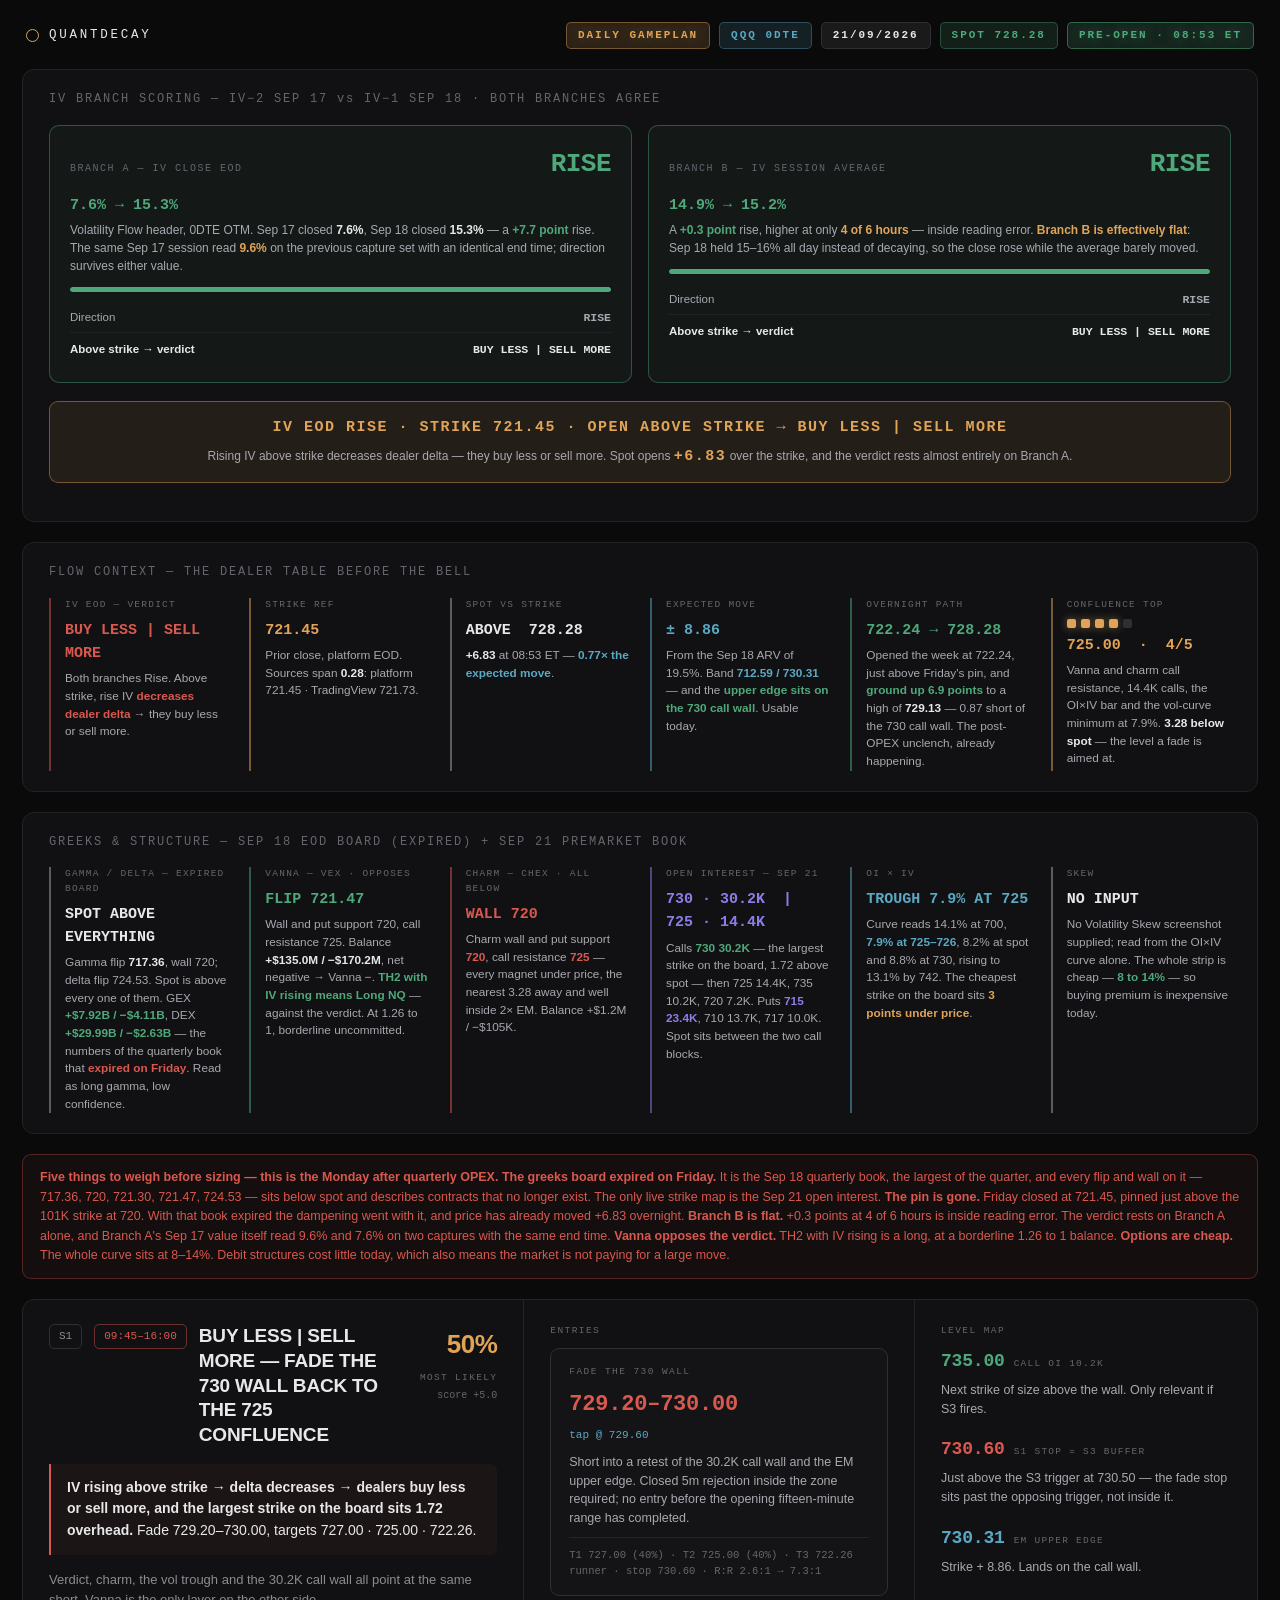
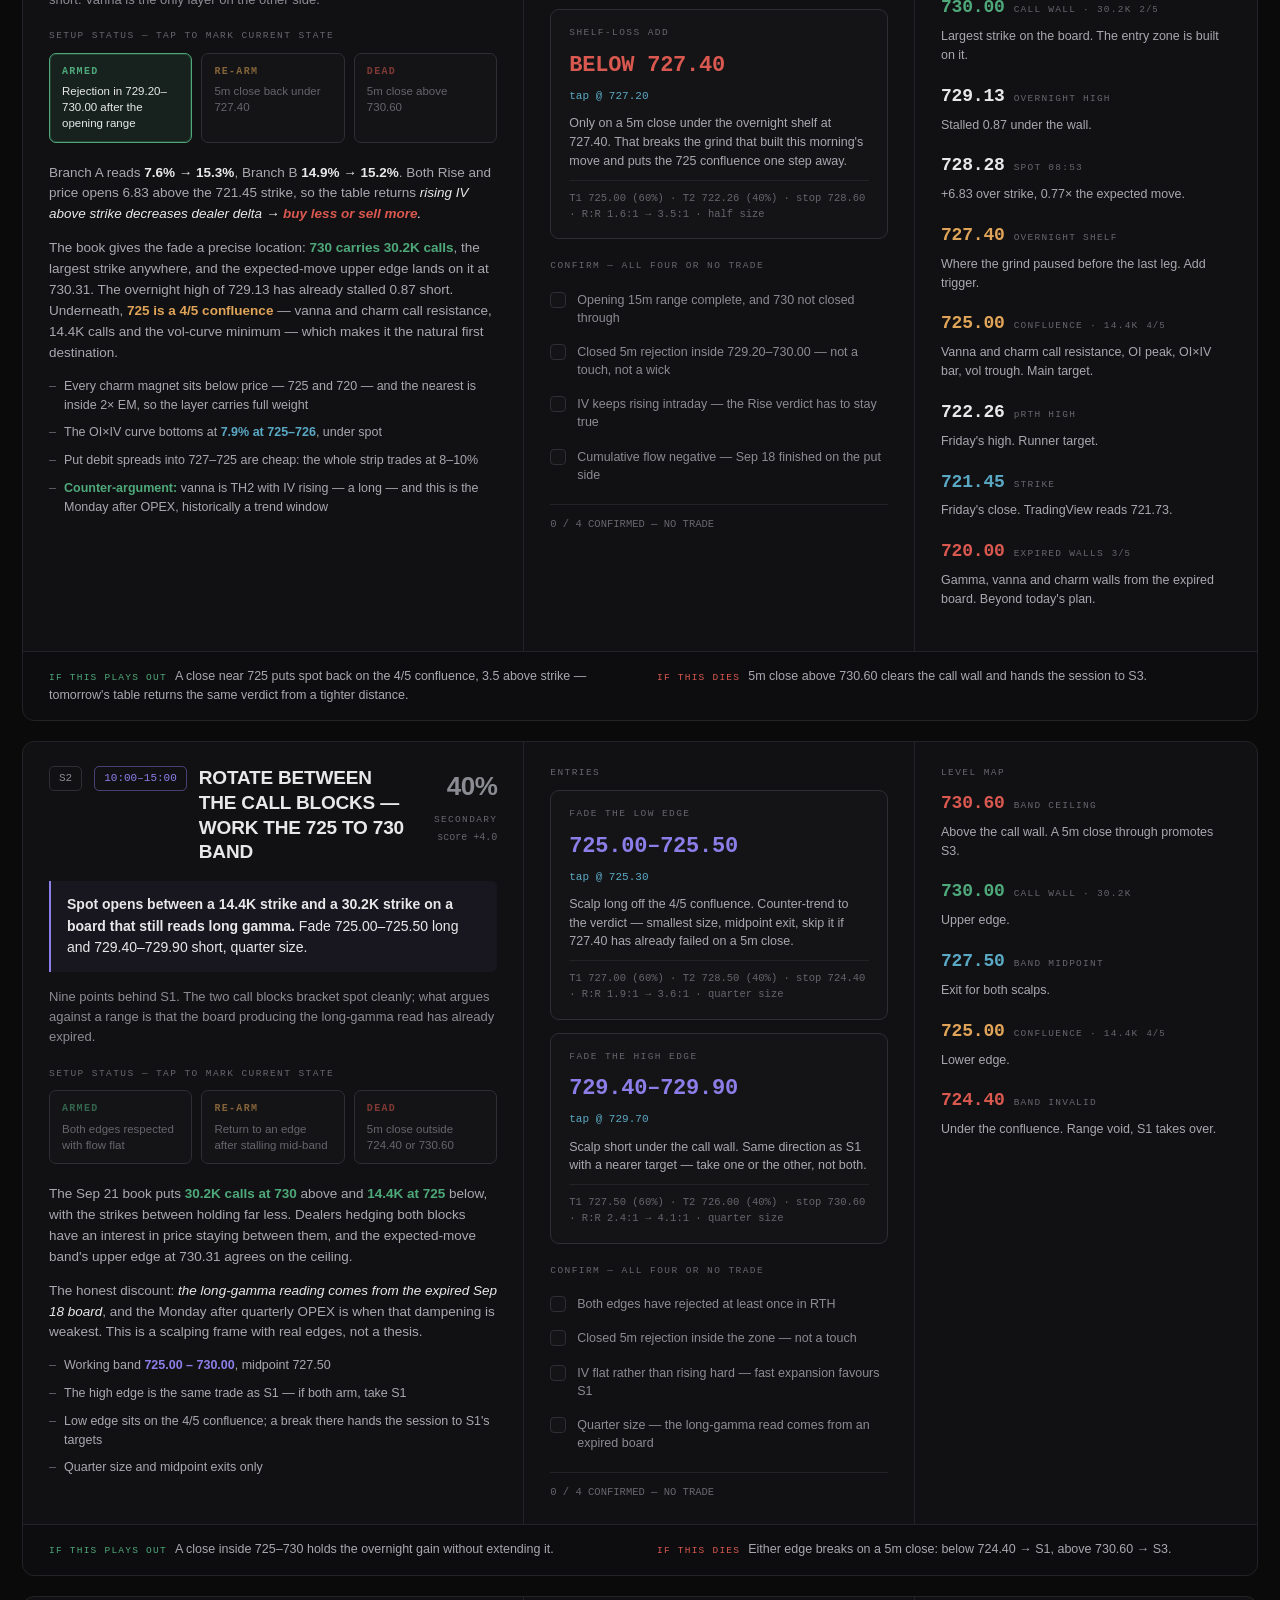
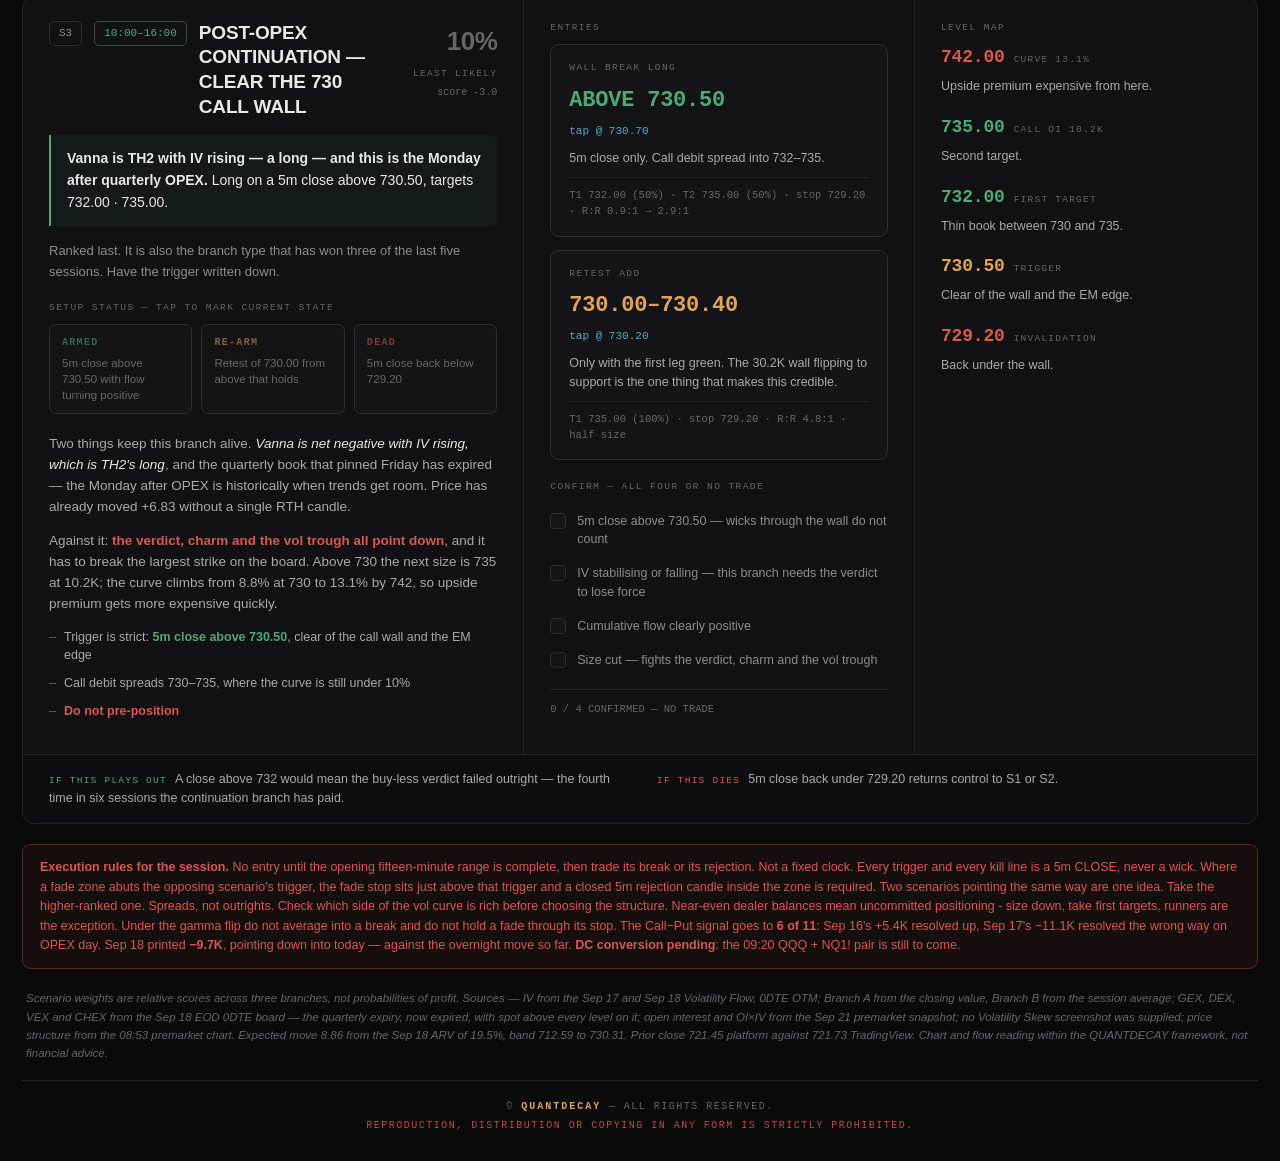
<file: qqq_gameplan_2109.html>
<!DOCTYPE html>
<html lang="en">
<head>
<meta charset="utf-8">
<meta name="viewport" content="width=device-width, initial-scale=1">
<title>QUANTDECAY — QQQ 0DTE Gameplan · 21/09/2026</title>
<style>
  :root{
    --bg:#0a0a0b; --panel:#111113; --panel2:#141416;
    --line:#232327; --line2:#2e2e34;
    --txt:#e8e8ea; --dim:#8b8b93; --dim2:#65656d; --body:#a8a8b0;
    --amber:#e0a458; --green:#4ea87a; --red:#d9584f; --violet:#8b7ee8; --cyan:#5aa9c4;
  }
  *{box-sizing:border-box}
  html,body{margin:0;padding:0}
  body{background:var(--bg);color:var(--txt);
    font-family:-apple-system,BlinkMacSystemFont,"Segoe UI",Inter,Roboto,Helvetica,Arial,sans-serif;
    font-size:14px;line-height:1.55;padding:22px}
  .mono{font-family:ui-monospace,SFMono-Regular,"SF Mono",Menlo,Consolas,monospace}

  .topbar{display:flex;justify-content:space-between;align-items:center;margin-bottom:20px;padding:0 4px;flex-wrap:wrap;gap:10px}
  .brand{display:flex;align-items:center;gap:10px;font-family:ui-monospace,Menlo,monospace;font-size:12.5px;letter-spacing:.22em}
  .ring{width:13px;height:13px;border:1.5px solid var(--amber);border-radius:50%}
  .topmeta{font-family:ui-monospace,Menlo,monospace;font-size:11px;letter-spacing:.16em;color:var(--dim2);
    display:flex;align-items:center;gap:9px;flex-wrap:wrap}
  .topmeta .pill{padding:4px 11px;border-radius:5px;font-weight:600;letter-spacing:.18em}
  .pill.main{background:rgba(224,164,88,.16);color:var(--amber);border:1px solid rgba(224,164,88,.42);text-shadow:0 0 14px rgba(224,164,88,.45)}
  .pill.tick{background:rgba(90,169,196,.14);color:var(--cyan);border:1px solid rgba(90,169,196,.34)}
  .pill.date{background:rgba(232,232,234,.07);color:var(--txt);border:1px solid var(--line2)}
  .pill.spot{background:rgba(78,168,122,.14);color:var(--green);border:1px solid rgba(78,168,122,.36)}
  .pill.live{background:rgba(78,168,122,.18);color:var(--green);border:1px solid rgba(78,168,122,.5);text-shadow:0 0 12px rgba(78,168,122,.5)}

  .copyright{font-family:ui-monospace,Menlo,monospace;font-size:10px;letter-spacing:.15em;color:var(--dim2);
    text-align:center;padding:16px 4px 4px;border-top:1px solid var(--line);margin-top:4px;line-height:1.9}
  .copyright b{color:var(--amber);font-weight:600;letter-spacing:.2em}
  .copyright .no{color:rgba(217,88,79,.85)}

  .scn{border:1px solid var(--line);border-radius:12px;background:var(--panel);margin-bottom:20px;overflow:hidden}
  .grid{display:grid;grid-template-columns:minmax(0,1.05fr) minmax(0,.82fr) minmax(0,.72fr)}
  .col{padding:24px 26px}
  .col+.col{border-left:1px solid var(--line)}

  .head{display:flex;gap:12px;align-items:flex-start;margin-bottom:16px}
  .tag{font-family:ui-monospace,Menlo,monospace;font-size:11px;padding:3px 9px;border:1px solid var(--line2);border-radius:5px;color:var(--dim);flex:none}
  .tag.time{border-color:rgba(217,88,79,.45);color:var(--red)}
  .tag.time.g{border-color:rgba(78,168,122,.45);color:var(--green)}
  .tag.time.v{border-color:rgba(139,126,232,.45);color:var(--violet)}
  h2{font-size:19px;line-height:1.3;margin:0;font-weight:650;flex:1;letter-spacing:-.01em}
  .odds{text-align:right;flex:none;padding-left:10px}
  .odds b{display:block;font-size:26px;font-weight:700;letter-spacing:-.02em}
  .odds span{font-family:ui-monospace,Menlo,monospace;font-size:9.5px;letter-spacing:.14em;color:var(--dim2)}
  .odds i{display:block;font-style:normal;font-family:ui-monospace,Menlo,monospace;font-size:10px;color:var(--dim2);margin-top:2px}
  .o-hi b{color:var(--amber)} .o-md b{color:var(--dim)} .o-lo b{color:var(--dim2)}

  .thesis{border-left:2px solid var(--amber);background:rgba(224,164,88,.055);padding:13px 16px;border-radius:0 6px 6px 0;margin-bottom:15px}
  .thesis.g{border-color:var(--green);background:rgba(78,168,122,.055)}
  .thesis.v{border-color:var(--violet);background:rgba(139,126,232,.055)}
  .thesis.r{border-color:var(--red);background:rgba(217,88,79,.055)}
  .thesis b{font-weight:650}
  .sub{color:var(--dim);font-size:13px;margin-bottom:19px}

  .lbl{font-family:ui-monospace,Menlo,monospace;font-size:9.5px;letter-spacing:.15em;color:var(--dim2);margin-bottom:9px}
  .states{display:grid;grid-template-columns:repeat(3,1fr);gap:9px;margin-bottom:20px}
  .st{border:1px solid var(--line2);border-radius:7px;padding:10px 12px;cursor:pointer;background:var(--panel2);transition:border-color .12s,background .12s}
  .st:hover{border-color:#3d3d45}
  .st h4{margin:0 0 4px;font-family:ui-monospace,Menlo,monospace;font-size:10px;letter-spacing:.13em}
  .st p{margin:0;font-size:11.5px;color:var(--dim2);line-height:1.4}
  .st.on p{color:var(--txt)}
  .st:focus-visible{outline:2px solid var(--cyan);outline-offset:2px}
  .st.armed h4{color:rgba(78,168,122,.55)}
  .st.rearm h4{color:rgba(224,164,88,.55)}
  .st.dead  h4{color:rgba(217,88,79,.55)}
  .st.armed.on{border-color:var(--green);background:rgba(78,168,122,.11);box-shadow:inset 0 0 0 1px rgba(78,168,122,.22)}
  .st.armed.on h4{color:var(--green)}
  .st.rearm.on{border-color:var(--amber);background:rgba(224,164,88,.11);box-shadow:inset 0 0 0 1px rgba(224,164,88,.22)}
  .st.rearm.on h4{color:var(--amber)}
  .st.dead.on{border-color:var(--red);background:rgba(217,88,79,.11);box-shadow:inset 0 0 0 1px rgba(217,88,79,.22)}
  .st.dead.on h4{color:var(--red)}

  .hl{color:var(--txt);font-weight:600}
  .hl-g{color:var(--green);font-weight:600}
  .hl-r{color:var(--red);font-weight:600}
  .hl-a{color:var(--amber);font-weight:600}
  .hl-v{color:var(--violet);font-weight:600}
  .hl-c{color:var(--cyan);font-weight:600}
  .px-hl{background:rgba(224,164,88,.14);color:var(--amber);font-family:ui-monospace,Menlo,monospace;font-size:.94em;font-weight:600;padding:1px 5px;border-radius:4px;white-space:nowrap}
  .px-hl.g{background:rgba(78,168,122,.14);color:var(--green)}
  .px-hl.r{background:rgba(217,88,79,.14);color:var(--red)}
  .px-hl.v{background:rgba(139,126,232,.14);color:var(--violet)}

  .body p{font-size:13.5px;color:var(--body);margin:0 0 13px}
  .body em{color:var(--txt);font-style:italic}
  ul.dash{list-style:none;padding:0;margin:0}
  ul.dash li{font-size:12.5px;color:var(--body);padding-left:15px;position:relative;margin-bottom:9px;line-height:1.5}
  ul.dash li:before{content:"–";position:absolute;left:0;color:var(--dim2)}

  .entry{border:1px solid var(--line2);border-radius:9px;padding:16px 18px;margin-bottom:13px;background:var(--panel2)}
  .entry .k{font-family:ui-monospace,Menlo,monospace;font-size:9.5px;letter-spacing:.15em;color:var(--dim2);margin-bottom:8px}
  .entry .px{font-family:ui-monospace,Menlo,monospace;font-size:22px;font-weight:600;letter-spacing:-.01em;margin-bottom:5px}
  .px.g{color:var(--green)} .px.r{color:var(--red)} .px.v{color:var(--violet)} .px.a{color:var(--amber)}
  .entry .tap{font-family:ui-monospace,Menlo,monospace;font-size:11px;color:var(--cyan);margin-bottom:9px}
  .entry .why{font-size:12.5px;color:var(--body);line-height:1.5}
  .rr{font-family:ui-monospace,Menlo,monospace;font-size:10.5px;color:var(--dim2);margin-top:9px;padding-top:9px;border-top:1px solid var(--line)}

  .chk{display:flex;gap:11px;align-items:flex-start;padding:8px 0;cursor:pointer}
  .chk input{position:absolute;opacity:0;width:0;height:0}
  .box{width:16px;height:16px;border:1px solid var(--line2);border-radius:4px;flex:none;margin-top:1px;display:flex;align-items:center;justify-content:center;transition:.12s;background:var(--panel2)}
  .box svg{opacity:0;width:10px;height:10px}
  .chk input:checked + .box{background:var(--amber);border-color:var(--amber)}
  .chk input:checked + .box svg{opacity:1}
  .chk input:focus-visible + .box{outline:2px solid var(--cyan);outline-offset:2px}
  .chk span{font-size:12.5px;color:var(--dim);line-height:1.45}
  .chk input:checked ~ span{color:var(--txt)}
  .tally{font-family:ui-monospace,Menlo,monospace;font-size:10.5px;color:var(--dim2);margin-top:12px;padding-top:11px;border-top:1px solid var(--line)}
  .tally.ok{color:var(--green)}

  .lv{margin-bottom:18px}
  .lv .n{font-family:ui-monospace,Menlo,monospace;font-size:18px;font-weight:600;letter-spacing:-.01em}
  .lv .t{font-family:ui-monospace,Menlo,monospace;font-size:9.5px;letter-spacing:.13em;color:var(--dim2);margin-left:9px}
  .lv p{margin:5px 0 0;font-size:12.5px;color:var(--body);line-height:1.5}
  .n.g{color:var(--green)} .n.r{color:var(--red)} .n.v{color:var(--violet)} .n.a{color:var(--amber)} .n.w{color:var(--txt)} .n.c{color:var(--cyan)}

  .foot{border-top:1px solid var(--line);padding:15px 26px;display:flex;gap:34px;flex-wrap:wrap;background:rgba(0,0,0,.22)}
  .foot div{font-size:12.5px;color:var(--body);flex:1;min-width:230px}
  .foot .k{font-family:ui-monospace,Menlo,monospace;font-size:9.5px;letter-spacing:.13em;margin-right:8px}
  .k.g{color:var(--green)} .k.r{color:var(--red)}

  .warn{border:1px solid rgba(217,88,79,.32);background:rgba(217,88,79,.055);border-radius:9px;padding:13px 17px;color:var(--red);font-size:12.5px;margin-bottom:20px;line-height:1.55}
  .warn.g{border-color:rgba(78,168,122,.38);background:rgba(78,168,122,.07);color:var(--green)}
  .note{color:var(--dim2);font-size:11.5px;font-style:italic;line-height:1.6;padding:0 4px 6px}

  .ctx{border:1px solid var(--line);border-radius:12px;background:var(--panel);padding:20px 26px;margin-bottom:20px}
  .ctxgrid{display:grid;grid-template-columns:repeat(auto-fit,minmax(178px,1fr));gap:20px}
  .ctx h3{margin:0 0 16px;font-size:12px;font-family:ui-monospace,Menlo,monospace;letter-spacing:.15em;color:var(--dim2);font-weight:400}
  .cell{border-left:2px solid var(--line2);padding-left:14px}
  .cell .h{font-family:ui-monospace,Menlo,monospace;font-size:9.5px;letter-spacing:.13em;color:var(--dim2);margin-bottom:6px}
  .cell .v{font-family:ui-monospace,Menlo,monospace;font-size:15px;font-weight:600;margin-bottom:5px}
  .cell p{margin:0;font-size:11.8px;color:var(--body);line-height:1.5}
  .cell.c-g{border-left-color:rgba(78,168,122,.5)}
  .cell.c-a{border-left-color:rgba(224,164,88,.5)}
  .cell.c-v{border-left-color:rgba(139,126,232,.5)}
  .cell.c-c{border-left-color:rgba(90,169,196,.5)}
  .cell.c-r{border-left-color:rgba(217,88,79,.5)}
  .cell.c-w{border-left-color:rgba(232,232,234,.35)}

  .conf{display:flex;gap:5px;margin-bottom:6px}
  .dot{width:9px;height:9px;border-radius:2px;background:var(--line2)}
  .dot.on{background:var(--amber);box-shadow:0 0 8px rgba(224,164,88,.5)}

  .branches{display:grid;grid-template-columns:1fr 1fr;gap:16px;margin-bottom:18px}
  .br{border:1px solid rgba(78,168,122,.42);border-radius:10px;padding:18px 20px;background:rgba(78,168,122,.055)}
  .br .bh{display:flex;justify-content:space-between;align-items:baseline;margin-bottom:10px}
  .br .bn{font-family:ui-monospace,Menlo,monospace;font-size:10px;letter-spacing:.15em;color:var(--dim2)}
  .br .bp{font-family:ui-monospace,Menlo,monospace;font-size:26px;font-weight:700;letter-spacing:-.02em;color:var(--green)}
  .br .bv{font-family:ui-monospace,Menlo,monospace;font-size:15px;font-weight:600;margin-bottom:4px}
  .br .bd{font-size:12px;color:var(--body);line-height:1.5;margin-bottom:12px}
  .bar{height:5px;border-radius:3px;background:var(--line2);overflow:hidden;margin-bottom:12px}
  .bar i{display:block;height:100%;border-radius:3px;background:var(--green)}
  table.sc{width:100%;border-collapse:collapse;font-size:11.5px}
  table.sc td{padding:5px 0;border-bottom:1px solid var(--line);color:var(--body)}
  table.sc td:last-child{text-align:right;font-family:ui-monospace,Menlo,monospace;font-weight:600}
  table.sc tr:last-child td{border-bottom:none;padding-top:8px;color:var(--txt);font-weight:600}
  .pos{color:var(--green)} .neg{color:var(--red)} .neu{color:var(--dim)}

  .agree{border:1px solid rgba(224,164,88,.42);background:rgba(224,164,88,.09);border-radius:9px;
    padding:14px 18px;margin-bottom:18px;text-align:center}
  .agree b{font-family:ui-monospace,Menlo,monospace;font-size:15px;letter-spacing:.1em;color:var(--amber)}
  .agree p{margin:6px 0 0;font-size:12px;color:var(--body)}

  @media (max-width:1080px){.grid{grid-template-columns:1fr}.col+.col{border-left:none;border-top:1px solid var(--line)}.branches{grid-template-columns:1fr}}
  @media (prefers-reduced-motion:reduce){*{transition:none!important}}

  .pill.live{background:rgba(78,168,122,.18);color:var(--green);border:1px solid rgba(78,168,122,.5);text-shadow:0 0 12px rgba(78,168,122,.5)}
  .pill.bt{background:rgba(217,88,79,.18);color:var(--red);border:1px solid rgba(217,88,79,.5);text-shadow:0 0 12px rgba(217,88,79,.45)}
  .pill.opex{background:rgba(224,164,88,.18);color:var(--amber);border:1px solid rgba(224,164,88,.55);text-shadow:0 0 12px rgba(224,164,88,.5)}
  .lv .cf{font-family:ui-monospace,Menlo,monospace;font-size:9px;letter-spacing:.1em;color:var(--dim2);margin-left:8px}
</style>
</head>
<body>


<div class="topbar">
  <div class="brand"><span class="ring"></span>QUANTDECAY</div>
  <div class="topmeta">
    <span class="pill main">DAILY GAMEPLAN</span>
    <span class="pill tick">QQQ 0DTE</span>
    <span class="pill date">21/09/2026</span>
    <span class="pill spot">SPOT 728.28</span>
    <span class="pill live">PRE-OPEN · 08:53 ET</span>
  </div>
</div>

<div class="ctx">
  <h3>IV BRANCH SCORING — IV−2 SEP 17 vs IV−1 SEP 18 · BOTH BRANCHES AGREE</h3>
  <div class="branches">
    <div class="br">
      <div class="bh"><span class="bn">BRANCH A — IV CLOSE EOD</span><span class="bp">RISE</span></div>
      <div class="bv" style="color:var(--green)">7.6% → 15.3%</div>
      <div class="bd">Volatility Flow header, 0DTE OTM. Sep 17 closed <span class="hl">7.6%</span>, Sep 18 closed <span class="hl">15.3%</span> — a <span class="hl-g">+7.7 point</span> rise. The same Sep 17 session read <span class="hl-a">9.6%</span> on the previous capture set with an identical end time; direction survives either value.</div>
      <div class="bar"><i style="width:100%"></i></div>
      <table class="sc">
        <tr><td>Direction</td><td class="pos">RISE</td></tr>
        <tr><td>Above strike → verdict</td><td class="neg">BUY LESS | SELL MORE</td></tr>
      </table>
    </div>
    <div class="br">
      <div class="bh"><span class="bn">BRANCH B — IV SESSION AVERAGE</span><span class="bp">RISE</span></div>
      <div class="bv" style="color:var(--green)">14.9% → 15.2%</div>
      <div class="bd">A <span class="hl-g">+0.3 point</span> rise, higher at only <span class="hl-a">4 of 6 hours</span> — inside reading error. <span class="hl-a">Branch B is effectively flat</span>: Sep 18 held 15–16% all day instead of decaying, so the close rose while the average barely moved.</div>
      <div class="bar"><i style="width:100%"></i></div>
      <table class="sc">
        <tr><td>Direction</td><td class="pos">RISE</td></tr>
        <tr><td>Above strike → verdict</td><td class="neg">BUY LESS | SELL MORE</td></tr>
      </table>
    </div>
  </div>
  <div class="agree">
    <b>IV EOD RISE · STRIKE 721.45 · OPEN ABOVE STRIKE → BUY LESS | SELL MORE</b>
    <p>Rising IV above strike decreases dealer delta — they buy less or sell more. Spot opens <b>+6.83</b> over the strike, and the verdict rests almost entirely on Branch A.</p>
  </div>
</div>

<div class="ctx">
  <h3>FLOW CONTEXT — THE DEALER TABLE BEFORE THE BELL</h3>
  <div class="ctxgrid">
    <div class="cell c-r">
      <div class="h">IV EOD — VERDICT</div>
      <div class="v" style="color:var(--red)">BUY LESS | SELL MORE</div>
      <p>Both branches Rise. Above strike, rise IV <span class="hl-r">decreases dealer delta</span> → they buy less or sell more.</p>
    </div>
    <div class="cell c-a">
      <div class="h">STRIKE REF</div>
      <div class="v" style="color:var(--amber)">721.45</div>
      <p>Prior close, platform EOD. Sources span <span class="hl">0.28</span>: platform 721.45 · TradingView 721.73.</p>
    </div>
    <div class="cell c-w">
      <div class="h">SPOT VS STRIKE</div>
      <div class="v">ABOVE &nbsp;728.28</div>
      <p><span class="hl">+6.83</span> at 08:53 ET — <span class="hl-c">0.77× the expected move</span>.</p>
    </div>
    <div class="cell c-c">
      <div class="h">EXPECTED MOVE</div>
      <div class="v" style="color:var(--cyan)">± 8.86</div>
      <p>From the Sep 18 ARV of 19.5%. Band <span class="hl-c">712.59 / 730.31</span> — and the <span class="hl-g">upper edge sits on the 730 call wall</span>. Usable today.</p>
    </div>
    <div class="cell c-g">
      <div class="h">OVERNIGHT PATH</div>
      <div class="v" style="color:var(--green)">722.24 → 728.28</div>
      <p>Opened the week at 722.24, just above Friday's pin, and <span class="hl-g">ground up 6.9 points</span> to a high of <span class="hl">729.13</span> — 0.87 short of the 730 call wall. The post-OPEX unclench, already happening.</p>
    </div>
    <div class="cell c-a">
      <div class="h">CONFLUENCE TOP</div>
      <div class="conf"><span class="dot on"></span><span class="dot on"></span><span class="dot on"></span><span class="dot on"></span><span class="dot"></span></div>
      <div class="v" style="color:var(--amber)">725.00 &nbsp;·&nbsp; 4/5</div>
      <p>Vanna and charm call resistance, 14.4K calls, the OI×IV bar and the vol-curve minimum at 7.9%. <span class="hl">3.28 below spot</span> — the level a fade is aimed at.</p>
    </div>
  </div>
</div>

<div class="ctx">
  <h3>GREEKS &amp; STRUCTURE — SEP 18 EOD BOARD (EXPIRED) + SEP 21 PREMARKET BOOK</h3>
  <div class="ctxgrid">
    <div class="cell c-w">
      <div class="h">GAMMA / DELTA — EXPIRED BOARD</div>
      <div class="v">SPOT ABOVE EVERYTHING</div>
      <p>Gamma flip <span class="hl">717.36</span>, wall 720; delta flip 724.53. Spot is above every one of them. GEX <span class="hl-g">+$7.92B / −$4.11B</span>, DEX <span class="hl-g">+$29.99B / −$2.63B</span> — the numbers of the quarterly book that <span class="hl-r">expired on Friday</span>. Read as long gamma, low confidence.</p>
    </div>
    <div class="cell c-g">
      <div class="h">VANNA — VEX · OPPOSES</div>
      <div class="v" style="color:var(--green)">FLIP 721.47</div>
      <p>Wall and put support 720, call resistance 725. Balance <span class="hl">+$135.0M / −$170.2M</span>, net negative → Vanna −. <span class="hl-g">TH2 with IV rising means Long NQ</span> — against the verdict. At 1.26 to 1, borderline uncommitted.</p>
    </div>
    <div class="cell c-r">
      <div class="h">CHARM — CHEX · ALL BELOW</div>
      <div class="v" style="color:var(--red)">WALL 720</div>
      <p>Charm wall and put support <span class="hl-r">720</span>, call resistance <span class="hl-r">725</span> — every magnet under price, the nearest 3.28 away and well inside 2× EM. Balance +$1.2M / −$105K.</p>
    </div>
    <div class="cell c-v">
      <div class="h">OPEN INTEREST — SEP 21</div>
      <div class="v" style="color:var(--violet)">730 · 30.2K &nbsp;|&nbsp; 725 · 14.4K</div>
      <p>Calls <span class="hl-g">730 30.2K</span> — the largest strike on the board, 1.72 above spot — then 725 14.4K, 735 10.2K, 720 7.2K. Puts <span class="hl-v">715 23.4K</span>, 710 13.7K, 717 10.0K. Spot sits between the two call blocks.</p>
    </div>
    <div class="cell c-c">
      <div class="h">OI × IV</div>
      <div class="v" style="color:var(--cyan)">TROUGH 7.9% AT 725</div>
      <p>Curve reads 14.1% at 700, <span class="hl-c">7.9% at 725–726</span>, 8.2% at spot and 8.8% at 730, rising to 13.1% by 742. The cheapest strike on the board sits <span class="hl-a">3 points under price</span>.</p>
    </div>
    <div class="cell c-w">
      <div class="h">SKEW</div>
      <div class="v">NO INPUT</div>
      <p>No Volatility Skew screenshot supplied; read from the OI×IV curve alone. The whole strip is cheap — <span class="hl-g">8 to 14%</span> — so buying premium is inexpensive today.</p>
    </div>
  </div>
</div>

<div class="warn">
  <b>Five things to weigh before sizing — this is the Monday after quarterly OPEX.</b>
  <b>The greeks board expired on Friday.</b> It is the Sep 18 quarterly book, the largest of the quarter, and every flip and wall on it — 717.36, 720, 721.30, 721.47, 724.53 — sits below spot and describes contracts that no longer exist. The only live strike map is the Sep 21 open interest. <b>The pin is gone.</b> Friday closed at 721.45, pinned just above the 101K strike at 720. With that book expired the dampening went with it, and price has already moved +6.83 overnight. <b>Branch B is flat.</b> +0.3 points at 4 of 6 hours is inside reading error. The verdict rests on Branch A alone, and Branch A's Sep 17 value itself read 9.6% and 7.6% on two captures with the same end time. <b>Vanna opposes the verdict.</b> TH2 with IV rising is a long, at a borderline 1.26 to 1 balance. <b>Options are cheap.</b> The whole curve sits at 8–14%. Debit structures cost little today, which also means the market is not paying for a large move.
</div>

<!-- S1 -->
<div class="scn">
  <div class="grid">
    <div class="col">
      <div class="head">
        <span class="tag mono">S1</span>
        <span class="tag time mono">09:45–16:00</span>
        <h2>BUY LESS | SELL MORE — FADE THE 730 WALL BACK TO THE 725 CONFLUENCE</h2>
        <div class="odds o-hi"><b>50%</b><span>MOST LIKELY</span><i>score +5.0</i></div>
      </div>

      <div class="thesis r">
        <b>IV rising above strike → delta decreases → dealers buy less or sell more, and the largest strike on the board sits 1.72 overhead.</b>
        Fade 729.20–730.00, targets 727.00 · 725.00 · 722.26.
      </div>

      <p class="sub">Verdict, charm, the vol trough and the 30.2K call wall all point at the same short. Vanna is the only layer on the other side.</p>

      <div class="lbl">SETUP STATUS — TAP TO MARK CURRENT STATE</div>
      <div class="states">
        <div class="st armed on" tabindex="0" role="button"><h4>ARMED</h4><p>Rejection in 729.20–730.00 after the opening range</p></div>
        <div class="st rearm" tabindex="0" role="button"><h4>RE-ARM</h4><p>5m close back under 727.40</p></div>
        <div class="st dead" tabindex="0" role="button"><h4>DEAD</h4><p>5m close above 730.60</p></div>
      </div>

      <div class="body">
        <p>Branch A reads <span class="hl">7.6% → 15.3%</span>, Branch B <span class="hl">14.9% → 15.2%</span>. Both Rise and price opens 6.83 above the 721.45 strike, so the table returns <em>rising IV above strike decreases dealer delta → <span class="hl-r">buy less or sell more</span>.</em></p>
        <p>The book gives the fade a precise location: <span class="hl-g">730 carries 30.2K calls</span>, the largest strike anywhere, and the expected-move upper edge lands on it at 730.31. The overnight high of 729.13 has already stalled 0.87 short. Underneath, <span class="hl-a">725 is a 4/5 confluence</span> — vanna and charm call resistance, 14.4K calls and the vol-curve minimum — which makes it the natural first destination.</p>
        <ul class="dash">
          <li>Every charm magnet sits below price — 725 and 720 — and the nearest is inside 2× EM, so the layer carries full weight</li>
          <li>The OI×IV curve bottoms at <span class="hl-c">7.9% at 725–726</span>, under spot</li>
          <li>Put debit spreads into 727–725 are cheap: the whole strip trades at 8–10%</li>
          <li><span class="hl-g">Counter-argument:</span> vanna is TH2 with IV rising — a long — and this is the Monday after OPEX, historically a trend window</li>
        </ul>
      </div>
    </div>

    <div class="col">
      <div class="lbl">ENTRIES</div>
      <div class="entry">
        <div class="k">FADE THE 730 WALL</div>
        <div class="px r">729.20–730.00</div>
        <div class="tap mono">tap @ 729.60</div>
        <div class="why">Short into a retest of the 30.2K call wall and the EM upper edge. Closed 5m rejection inside the zone required; no entry before the opening fifteen-minute range has completed.</div>
        <div class="rr mono">T1 727.00 (40%) · T2 725.00 (40%) · T3 722.26 runner · stop 730.60 · R:R 2.6:1 → 7.3:1</div>
      </div>
      <div class="entry">
        <div class="k">SHELF-LOSS ADD</div>
        <div class="px r">BELOW 727.40</div>
        <div class="tap mono">tap @ 727.20</div>
        <div class="why">Only on a 5m close under the overnight shelf at 727.40. That breaks the grind that built this morning's move and puts the 725 confluence one step away.</div>
        <div class="rr mono">T1 725.00 (60%) · T2 722.26 (40%) · stop 728.60 · R:R 1.6:1 → 3.5:1 · half size</div>
      </div>

      <div class="lbl" style="margin-top:20px">CONFIRM — ALL FOUR OR NO TRADE</div>
      <label class="chk"><input type="checkbox"><span class="box"><svg viewBox="0 0 12 12" fill="none"><path d="M1.5 6L4.5 9L10.5 2.5" stroke="#0a0a0b" stroke-width="2" stroke-linecap="round" stroke-linejoin="round"/></svg></span><span>Opening 15m range complete, and 730 not closed through</span></label>
      <label class="chk"><input type="checkbox"><span class="box"><svg viewBox="0 0 12 12" fill="none"><path d="M1.5 6L4.5 9L10.5 2.5" stroke="#0a0a0b" stroke-width="2" stroke-linecap="round" stroke-linejoin="round"/></svg></span><span>Closed 5m rejection inside 729.20–730.00 — not a touch, not a wick</span></label>
      <label class="chk"><input type="checkbox"><span class="box"><svg viewBox="0 0 12 12" fill="none"><path d="M1.5 6L4.5 9L10.5 2.5" stroke="#0a0a0b" stroke-width="2" stroke-linecap="round" stroke-linejoin="round"/></svg></span><span>IV keeps rising intraday — the Rise verdict has to stay true</span></label>
      <label class="chk"><input type="checkbox"><span class="box"><svg viewBox="0 0 12 12" fill="none"><path d="M1.5 6L4.5 9L10.5 2.5" stroke="#0a0a0b" stroke-width="2" stroke-linecap="round" stroke-linejoin="round"/></svg></span><span>Cumulative flow negative — Sep 18 finished on the put side</span></label>
      <div class="tally mono" data-tally>0 / 4 CONFIRMED — NO TRADE</div>
    </div>

    <div class="col">
      <div class="lbl">LEVEL MAP</div>
      <div class="lv"><span class="n g">735.00</span><span class="t mono">CALL OI 10.2K</span><p>Next strike of size above the wall. Only relevant if S3 fires.</p></div>
      <div class="lv"><span class="n r">730.60</span><span class="t mono">S1 STOP = S3 BUFFER</span><p>Just above the S3 trigger at 730.50 — the fade stop sits past the opposing trigger, not inside it.</p></div>
      <div class="lv"><span class="n c">730.31</span><span class="t mono">EM UPPER EDGE</span><p>Strike + 8.86. Lands on the call wall.</p></div>
      <div class="lv"><span class="n g">730.00</span><span class="t mono">CALL WALL · 30.2K</span><span class="cf">2/5</span><p>Largest strike on the board. The entry zone is built on it.</p></div>
      <div class="lv"><span class="n w">729.13</span><span class="t mono">OVERNIGHT HIGH</span><p>Stalled 0.87 under the wall.</p></div>
      <div class="lv"><span class="n w">728.28</span><span class="t mono">SPOT 08:53</span><p>+6.83 over strike, 0.77× the expected move.</p></div>
      <div class="lv"><span class="n a">727.40</span><span class="t mono">OVERNIGHT SHELF</span><p>Where the grind paused before the last leg. Add trigger.</p></div>
      <div class="lv"><span class="n a">725.00</span><span class="t mono">CONFLUENCE · 14.4K</span><span class="cf">4/5</span><p>Vanna and charm call resistance, OI peak, OI×IV bar, vol trough. Main target.</p></div>
      <div class="lv"><span class="n w">722.26</span><span class="t mono">pRTH HIGH</span><p>Friday's high. Runner target.</p></div>
      <div class="lv"><span class="n c">721.45</span><span class="t mono">STRIKE</span><p>Friday's close. TradingView reads 721.73.</p></div>
      <div class="lv"><span class="n r">720.00</span><span class="t mono">EXPIRED WALLS</span><span class="cf">3/5</span><p>Gamma, vanna and charm walls from the expired board. Beyond today's plan.</p></div>
    </div>
  </div>
  <div class="foot">
    <div><span class="k g mono">IF THIS PLAYS OUT</span>A close near 725 puts spot back on the 4/5 confluence, 3.5 above strike — tomorrow's table returns the same verdict from a tighter distance.</div>
    <div><span class="k r mono">IF THIS DIES</span>5m close above 730.60 clears the call wall and hands the session to S3.</div>
  </div>
</div>

<!-- S2 -->
<div class="scn">
  <div class="grid">
    <div class="col">
      <div class="head">
        <span class="tag mono">S2</span>
        <span class="tag time v mono">10:00–15:00</span>
        <h2>ROTATE BETWEEN THE CALL BLOCKS — WORK THE 725 TO 730 BAND</h2>
        <div class="odds o-md"><b>40%</b><span>SECONDARY</span><i>score +4.0</i></div>
      </div>

      <div class="thesis v">
        <b>Spot opens between a 14.4K strike and a 30.2K strike on a board that still reads long gamma.</b>
        Fade 725.00–725.50 long and 729.40–729.90 short, quarter size.
      </div>

      <p class="sub">Nine points behind S1. The two call blocks bracket spot cleanly; what argues against a range is that the board producing the long-gamma read has already expired.</p>

      <div class="lbl">SETUP STATUS — TAP TO MARK CURRENT STATE</div>
      <div class="states">
        <div class="st armed" tabindex="0" role="button"><h4>ARMED</h4><p>Both edges respected with flow flat</p></div>
        <div class="st rearm" tabindex="0" role="button"><h4>RE-ARM</h4><p>Return to an edge after stalling mid-band</p></div>
        <div class="st dead" tabindex="0" role="button"><h4>DEAD</h4><p>5m close outside 724.40 or 730.60</p></div>
      </div>

      <div class="body">
        <p>The Sep 21 book puts <span class="hl-g">30.2K calls at 730</span> above and <span class="hl-g">14.4K at 725</span> below, with the strikes between holding far less. Dealers hedging both blocks have an interest in price staying between them, and the expected-move band's upper edge at 730.31 agrees on the ceiling.</p>
        <p>The honest discount: <em>the long-gamma reading comes from the expired Sep 18 board</em>, and the Monday after quarterly OPEX is when that dampening is weakest. This is a scalping frame with real edges, not a thesis.</p>
        <ul class="dash">
          <li>Working band <span class="hl-v">725.00 – 730.00</span>, midpoint 727.50</li>
          <li>The high edge is the same trade as S1 — if both arm, take S1</li>
          <li>Low edge sits on the 4/5 confluence; a break there hands the session to S1's targets</li>
          <li>Quarter size and midpoint exits only</li>
        </ul>
      </div>
    </div>

    <div class="col">
      <div class="lbl">ENTRIES</div>
      <div class="entry">
        <div class="k">FADE THE LOW EDGE</div>
        <div class="px v">725.00–725.50</div>
        <div class="tap mono">tap @ 725.30</div>
        <div class="why">Scalp long off the 4/5 confluence. Counter-trend to the verdict — smallest size, midpoint exit, skip it if 727.40 has already failed on a 5m close.</div>
        <div class="rr mono">T1 727.00 (60%) · T2 728.50 (40%) · stop 724.40 · R:R 1.9:1 → 3.6:1 · quarter size</div>
      </div>
      <div class="entry">
        <div class="k">FADE THE HIGH EDGE</div>
        <div class="px v">729.40–729.90</div>
        <div class="tap mono">tap @ 729.70</div>
        <div class="why">Scalp short under the call wall. Same direction as S1 with a nearer target — take one or the other, not both.</div>
        <div class="rr mono">T1 727.50 (60%) · T2 726.00 (40%) · stop 730.60 · R:R 2.4:1 → 4.1:1 · quarter size</div>
      </div>

      <div class="lbl" style="margin-top:20px">CONFIRM — ALL FOUR OR NO TRADE</div>
      <label class="chk"><input type="checkbox"><span class="box"><svg viewBox="0 0 12 12" fill="none"><path d="M1.5 6L4.5 9L10.5 2.5" stroke="#0a0a0b" stroke-width="2" stroke-linecap="round" stroke-linejoin="round"/></svg></span><span>Both edges have rejected at least once in RTH</span></label>
      <label class="chk"><input type="checkbox"><span class="box"><svg viewBox="0 0 12 12" fill="none"><path d="M1.5 6L4.5 9L10.5 2.5" stroke="#0a0a0b" stroke-width="2" stroke-linecap="round" stroke-linejoin="round"/></svg></span><span>Closed 5m rejection inside the zone — not a touch</span></label>
      <label class="chk"><input type="checkbox"><span class="box"><svg viewBox="0 0 12 12" fill="none"><path d="M1.5 6L4.5 9L10.5 2.5" stroke="#0a0a0b" stroke-width="2" stroke-linecap="round" stroke-linejoin="round"/></svg></span><span>IV flat rather than rising hard — fast expansion favours S1</span></label>
      <label class="chk"><input type="checkbox"><span class="box"><svg viewBox="0 0 12 12" fill="none"><path d="M1.5 6L4.5 9L10.5 2.5" stroke="#0a0a0b" stroke-width="2" stroke-linecap="round" stroke-linejoin="round"/></svg></span><span>Quarter size — the long-gamma read comes from an expired board</span></label>
      <div class="tally mono" data-tally>0 / 4 CONFIRMED — NO TRADE</div>
    </div>

    <div class="col">
      <div class="lbl">LEVEL MAP</div>
      <div class="lv"><span class="n r">730.60</span><span class="t mono">BAND CEILING</span><p>Above the call wall. A 5m close through promotes S3.</p></div>
      <div class="lv"><span class="n g">730.00</span><span class="t mono">CALL WALL · 30.2K</span><p>Upper edge.</p></div>
      <div class="lv"><span class="n c">727.50</span><span class="t mono">BAND MIDPOINT</span><p>Exit for both scalps.</p></div>
      <div class="lv"><span class="n a">725.00</span><span class="t mono">CONFLUENCE · 14.4K</span><span class="cf">4/5</span><p>Lower edge.</p></div>
      <div class="lv"><span class="n r">724.40</span><span class="t mono">BAND INVALID</span><p>Under the confluence. Range void, S1 takes over.</p></div>
    </div>
  </div>
  <div class="foot">
    <div><span class="k g mono">IF THIS PLAYS OUT</span>A close inside 725–730 holds the overnight gain without extending it.</div>
    <div><span class="k r mono">IF THIS DIES</span>Either edge breaks on a 5m close: below 724.40 → S1, above 730.60 → S3.</div>
  </div>
</div>

<!-- S3 -->
<div class="scn">
  <div class="grid">
    <div class="col">
      <div class="head">
        <span class="tag mono">S3</span>
        <span class="tag time g mono">10:00–16:00</span>
        <h2>POST-OPEX CONTINUATION — CLEAR THE 730 CALL WALL</h2>
        <div class="odds o-lo"><b>10%</b><span>LEAST LIKELY</span><i>score -3.0</i></div>
      </div>

      <div class="thesis g">
        <b>Vanna is TH2 with IV rising — a long — and this is the Monday after quarterly OPEX.</b>
        Long on a 5m close above 730.50, targets 732.00 · 735.00.
      </div>

      <p class="sub">Ranked last. It is also the branch type that has won three of the last five sessions. Have the trigger written down.</p>

      <div class="lbl">SETUP STATUS — TAP TO MARK CURRENT STATE</div>
      <div class="states">
        <div class="st armed" tabindex="0" role="button"><h4>ARMED</h4><p>5m close above 730.50 with flow turning positive</p></div>
        <div class="st rearm" tabindex="0" role="button"><h4>RE-ARM</h4><p>Retest of 730.00 from above that holds</p></div>
        <div class="st dead" tabindex="0" role="button"><h4>DEAD</h4><p>5m close back below 729.20</p></div>
      </div>

      <div class="body">
        <p>Two things keep this branch alive. <em>Vanna is net negative with IV rising, which is TH2's long</em>, and the quarterly book that pinned Friday has expired — the Monday after OPEX is historically when trends get room. Price has already moved +6.83 without a single RTH candle.</p>
        <p>Against it: <span class="hl-r">the verdict, charm and the vol trough all point down</span>, and it has to break the largest strike on the board. Above 730 the next size is 735 at 10.2K; the curve climbs from 8.8% at 730 to 13.1% by 742, so upside premium gets more expensive quickly.</p>
        <ul class="dash">
          <li>Trigger is strict: <span class="hl-g">5m close above 730.50</span>, clear of the call wall and the EM edge</li>
          <li>Call debit spreads 730–735, where the curve is still under 10%</li>
          <li><span class="hl-r">Do not pre-position</span></li>
        </ul>
      </div>
    </div>

    <div class="col">
      <div class="lbl">ENTRIES</div>
      <div class="entry">
        <div class="k">WALL BREAK LONG</div>
        <div class="px g">ABOVE 730.50</div>
        <div class="tap mono">tap @ 730.70</div>
        <div class="why">5m close only. Call debit spread into 732–735.</div>
        <div class="rr mono">T1 732.00 (50%) · T2 735.00 (50%) · stop 729.20 · R:R 0.9:1 → 2.9:1</div>
      </div>
      <div class="entry">
        <div class="k">RETEST ADD</div>
        <div class="px a">730.00–730.40</div>
        <div class="tap mono">tap @ 730.20</div>
        <div class="why">Only with the first leg green. The 30.2K wall flipping to support is the one thing that makes this credible.</div>
        <div class="rr mono">T1 735.00 (100%) · stop 729.20 · R:R 4.8:1 · half size</div>
      </div>

      <div class="lbl" style="margin-top:20px">CONFIRM — ALL FOUR OR NO TRADE</div>
      <label class="chk"><input type="checkbox"><span class="box"><svg viewBox="0 0 12 12" fill="none"><path d="M1.5 6L4.5 9L10.5 2.5" stroke="#0a0a0b" stroke-width="2" stroke-linecap="round" stroke-linejoin="round"/></svg></span><span>5m close above 730.50 — wicks through the wall do not count</span></label>
      <label class="chk"><input type="checkbox"><span class="box"><svg viewBox="0 0 12 12" fill="none"><path d="M1.5 6L4.5 9L10.5 2.5" stroke="#0a0a0b" stroke-width="2" stroke-linecap="round" stroke-linejoin="round"/></svg></span><span>IV stabilising or falling — this branch needs the verdict to lose force</span></label>
      <label class="chk"><input type="checkbox"><span class="box"><svg viewBox="0 0 12 12" fill="none"><path d="M1.5 6L4.5 9L10.5 2.5" stroke="#0a0a0b" stroke-width="2" stroke-linecap="round" stroke-linejoin="round"/></svg></span><span>Cumulative flow clearly positive</span></label>
      <label class="chk"><input type="checkbox"><span class="box"><svg viewBox="0 0 12 12" fill="none"><path d="M1.5 6L4.5 9L10.5 2.5" stroke="#0a0a0b" stroke-width="2" stroke-linecap="round" stroke-linejoin="round"/></svg></span><span>Size cut — fights the verdict, charm and the vol trough</span></label>
      <div class="tally mono" data-tally>0 / 4 CONFIRMED — NO TRADE</div>
    </div>

    <div class="col">
      <div class="lbl">LEVEL MAP</div>
      <div class="lv"><span class="n r">742.00</span><span class="t mono">CURVE 13.1%</span><p>Upside premium expensive from here.</p></div>
      <div class="lv"><span class="n g">735.00</span><span class="t mono">CALL OI 10.2K</span><p>Second target.</p></div>
      <div class="lv"><span class="n g">732.00</span><span class="t mono">FIRST TARGET</span><p>Thin book between 730 and 735.</p></div>
      <div class="lv"><span class="n a">730.50</span><span class="t mono">TRIGGER</span><p>Clear of the wall and the EM edge.</p></div>
      <div class="lv"><span class="n r">729.20</span><span class="t mono">INVALIDATION</span><p>Back under the wall.</p></div>
    </div>
  </div>
  <div class="foot">
    <div><span class="k g mono">IF THIS PLAYS OUT</span>A close above 732 would mean the buy-less verdict failed outright — the fourth time in six sessions the continuation branch has paid.</div>
    <div><span class="k r mono">IF THIS DIES</span>5m close back under 729.20 returns control to S1 or S2.</div>
  </div>
</div>

<div class="warn">
  <b>Execution rules for the session.</b> No entry until the opening fifteen-minute range is complete, then trade its break or its rejection. Not a fixed clock. Every trigger and every kill line is a 5m CLOSE, never a wick. Where a fade zone abuts the opposing scenario&#x27;s trigger, the fade stop sits just above that trigger and a closed 5m rejection candle inside the zone is required. Two scenarios pointing the same way are one idea. Take the higher-ranked one. Spreads, not outrights. Check which side of the vol curve is rich before choosing the structure. Near-even dealer balances mean uncommitted positioning - size down, take first targets, runners are the exception. Under the gamma flip do not average into a break and do not hold a fade through its stop. The Call−Put signal goes to <b>6 of 11</b>: Sep 16's +5.4K resolved up, Sep 17's −11.1K resolved the wrong way on OPEX day. Sep 18 printed <b>−9.7K</b>, pointing down into today — against the overnight move so far. <b>DC conversion pending</b>: the 09:20 QQQ + NQ1! pair is still to come.
</div>

<p class="note">Scenario weights are relative scores across three branches, not probabilities of profit. Sources — IV from the Sep 17 and Sep 18 Volatility Flow, 0DTE OTM; Branch A from the closing value, Branch B from the session average; GEX, DEX, VEX and CHEX from the Sep 18 EOD 0DTE board — the quarterly expiry, now expired, with spot above every level on it; open interest and OI×IV from the Sep 21 premarket snapshot; no Volatility Skew screenshot was supplied; price structure from the 08:53 premarket chart. Expected move 8.86 from the Sep 18 ARV of 19.5%, band 712.59 to 730.31. Prior close 721.45 platform against 721.73 TradingView. Chart and flow reading within the QUANTDECAY framework, not financial advice.</p>

<div class="copyright">
  &copy; <b>QUANTDECAY</b> — ALL RIGHTS RESERVED.<br>
  <span class="no">REPRODUCTION, DISTRIBUTION OR COPYING IN ANY FORM IS STRICTLY PROHIBITED.</span>
</div>

<script>
  document.querySelectorAll('.states').forEach(function(group){
    group.querySelectorAll('.st').forEach(function(btn){
      function pick(){
        group.querySelectorAll('.st').forEach(function(b){ b.classList.remove('on'); });
        btn.classList.add('on');
      }
      btn.addEventListener('click', pick);
      btn.addEventListener('keydown', function(e){
        if(e.key === 'Enter' || e.key === ' '){ e.preventDefault(); pick(); }
      });
    });
  });
  document.querySelectorAll('.col').forEach(function(col){
    var tally = col.querySelector('[data-tally]');
    if(!tally) return;
    var boxes = col.querySelectorAll('.chk input');
    function update(){
      var n = 0;
      boxes.forEach(function(b){ if(b.checked) n++; });
      if(n === boxes.length){
        tally.textContent = n + ' / ' + boxes.length + ' CONFIRMED — CLEAR TO TRADE';
        tally.classList.add('ok');
      } else {
        tally.textContent = n + ' / ' + boxes.length + ' CONFIRMED — NO TRADE';
        tally.classList.remove('ok');
      }
    }
    boxes.forEach(function(b){ b.addEventListener('change', update); });
    update();
  });
</script>


</body>
</html>
</file>
